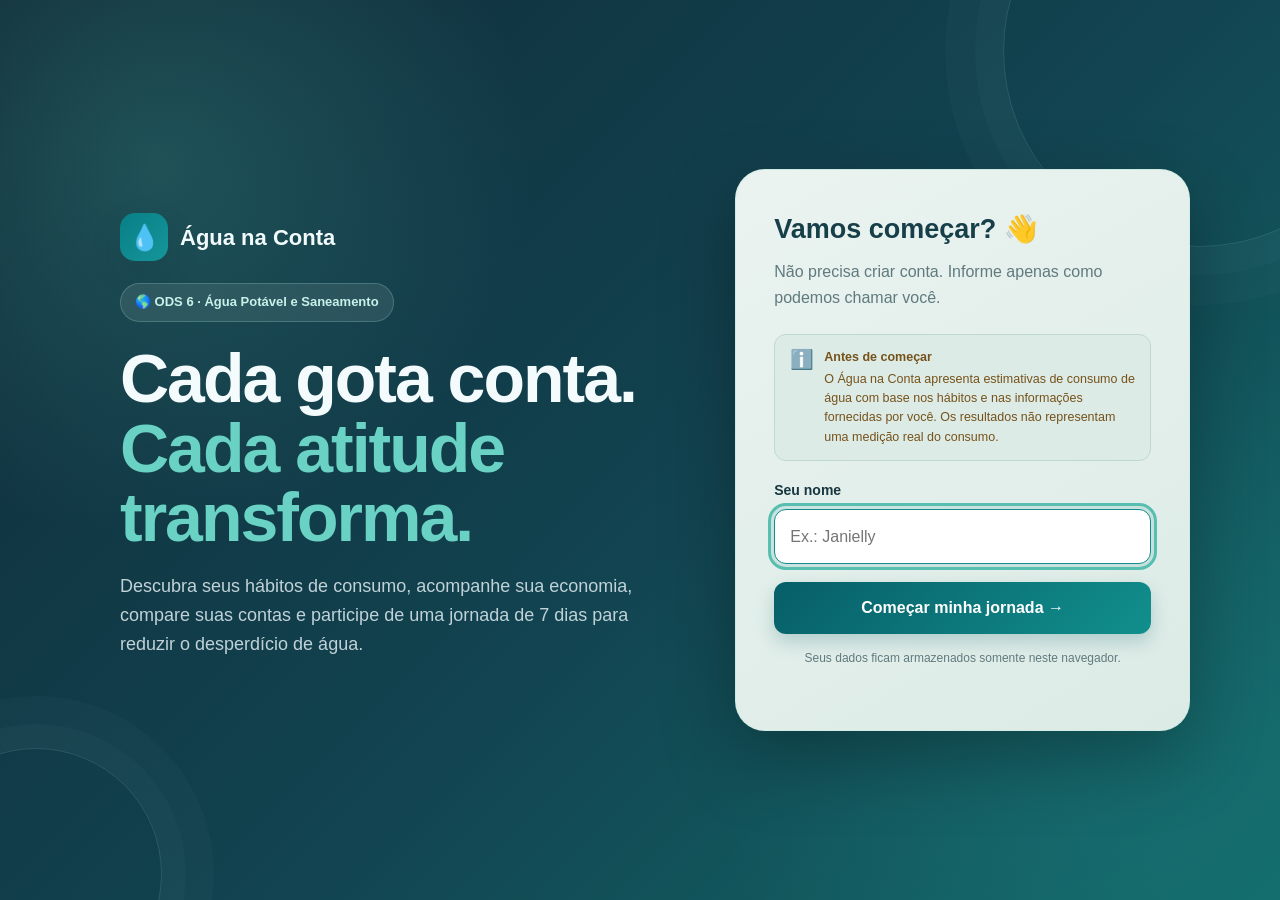
<file: index.html>
<!DOCTYPE html>
<html lang="pt-BR">
<head>
    <meta charset="UTF-8">
    <meta name="viewport" content="width=device-width, initial-scale=1.0">

    <title>Água na Conta | Cada gota conta. Cada atitude transforma.</title>

    <meta
        name="description"
        content="Água na Conta — plataforma educativa para acompanhar consumo, economia de água e impacto ambiental."
    >

    <style>
        :root {
            --primary: #087f8c;
            --primary-dark: #05616c;
            --primary-light: #e5f7f8;

            --secondary: #22a6b3;
            --accent: #42c2b3;

            --success: #16855b;
            --success-light: #e8f8f0;

            --warning: #c98216;
            --warning-light: #fff5df;

            --danger: #c94a4a;
            --danger-light: #fff0f0;

            --blue: #3578c5;
            --blue-light: #edf5ff;

            --text: #17323a;
            --text-light: #61767d;

            --background: #f4f9fa;
            --surface: #ffffff;
            --border: #dcebed;

            --shadow-sm: 0 4px 15px rgba(16, 71, 79, 0.06);
            --shadow: 0 12px 35px rgba(16, 71, 79, 0.10);
            --shadow-lg: 0 20px 55px rgba(16, 71, 79, 0.14);

            --radius-sm: 10px;
            --radius: 16px;
            --radius-lg: 24px;

            --sidebar-width: 245px;
        }

        * {
            box-sizing: border-box;
            margin: 0;
            padding: 0;
        }

        html {
            scroll-behavior: smooth;
        }

        body {
            font-family:
                Inter,
                -apple-system,
                BlinkMacSystemFont,
                "Segoe UI",
                Roboto,
                Arial,
                sans-serif;
            background: var(--background);
            color: var(--text);
            line-height: 1.6;
        }

        button,
        input,
        select {
            font: inherit;
        }

        button {
            cursor: pointer;
        }

        a {
            color: inherit;
            text-decoration: none;
        }

        .hidden {
            display: none !important;
        }

        /* =========================================================
           TELA INICIAL
        ========================================================= */

        .welcome-screen {
            min-height: 100vh;
            display: flex;
            align-items: center;
            justify-content: center;
            padding: 30px;
            background:
                radial-gradient(circle at 10% 20%, rgba(66,194,179,.18), transparent 30%),
                radial-gradient(circle at 90% 80%, rgba(34,166,179,.18), transparent 30%),
                linear-gradient(135deg, #eefafb, #f8fcfc);
        }

        .welcome-container {
            width: min(1100px, 100%);
            display: grid;
            grid-template-columns: 1.15fr .85fr;
            gap: 30px;
            align-items: center;
        }

        .welcome-content {
            padding: 30px;
        }

        .brand {
            display: flex;
            align-items: center;
            gap: 12px;
            font-size: 22px;
            font-weight: 800;
            color: var(--primary-dark);
            margin-bottom: 22px;
        }

        .brand-icon {
            width: 48px;
            height: 48px;
            border-radius: 15px;
            display: flex;
            align-items: center;
            justify-content: center;
            background: linear-gradient(135deg, var(--primary), var(--secondary));
            color: white;
            font-size: 25px;
            box-shadow: var(--shadow);
        }

        .welcome-content h1 {
            font-size: clamp(40px, 6vw, 68px);
            line-height: 1.02;
            letter-spacing: -2px;
            margin-bottom: 20px;
        }

        .welcome-content h1 span {
            color: var(--primary);
        }

        .welcome-content > p {
            font-size: 18px;
            color: var(--text-light);
            max-width: 620px;
            margin-bottom: 28px;
        }

        .ods-pill {
            display: inline-flex;
            align-items: center;
            gap: 8px;
            padding: 8px 14px;
            border-radius: 999px;
            background: white;
            color: var(--primary-dark);
            border: 1px solid var(--border);
            font-size: 13px;
            font-weight: 700;
            margin-bottom: 22px;
        }

        .welcome-card {
            background: rgba(255,255,255,.88);
            border: 1px solid rgba(255,255,255,.9);
            box-shadow: var(--shadow-lg);
            border-radius: 30px;
            padding: 38px;
            backdrop-filter: blur(10px);
        }

        .welcome-card h2 {
            margin-bottom: 8px;
            font-size: 27px;
        }

        .welcome-card p {
            color: var(--text-light);
            margin-bottom: 24px;
        }

        .input-group {
            margin-bottom: 18px;
        }

        .input-group label {
            display: block;
            font-size: 14px;
            font-weight: 700;
            margin-bottom: 7px;
        }

        .input-group input,
        .input-group select {
            width: 100%;
            padding: 14px 15px;
            border: 1px solid var(--border);
            border-radius: 12px;
            background: white;
            color: var(--text);
            outline: none;
            transition: .2s;
        }

        .input-group input:focus,
        .input-group select:focus {
            border-color: var(--primary);
            box-shadow: 0 0 0 4px rgba(8,127,140,.10);
        }

        .btn {
            border: 0;
            border-radius: 12px;
            padding: 13px 18px;
            font-weight: 750;
            display: inline-flex;
            align-items: center;
            justify-content: center;
            gap: 8px;
            transition: .2s;
        }

        .btn:hover {
            transform: translateY(-1px);
        }

        .btn-primary {
            background: linear-gradient(135deg, var(--primary), var(--secondary));
            color: white;
            box-shadow: 0 8px 20px rgba(8,127,140,.20);
        }

        .btn-secondary {
            background: var(--primary-light);
            color: var(--primary-dark);
        }

        .btn-outline {
            background: white;
            border: 1px solid var(--border);
            color: var(--text);
        }

        .btn-danger {
            background: var(--danger-light);
            color: var(--danger);
        }

        .btn-full {
            width: 100%;
        }

        /* =========================================================
           LAYOUT PRINCIPAL
        ========================================================= */

        .app {
            min-height: 100vh;
        }

        .sidebar {
            width: var(--sidebar-width);
            position: fixed;
            top: 0;
            left: 0;
            bottom: 0;
            background: white;
            border-right: 1px solid var(--border);
            padding: 22px 15px;
            z-index: 100;
            display: flex;
            flex-direction: column;
        }

        .sidebar-brand {
            display: flex;
            align-items: center;
            gap: 10px;
            padding: 8px 10px 24px;
            border-bottom: 1px solid var(--border);
            margin-bottom: 15px;
        }

        .sidebar-brand .brand-icon {
            width: 39px;
            height: 39px;
            font-size: 20px;
            border-radius: 12px;
        }

        .sidebar-brand strong {
            font-size: 17px;
        }

        .sidebar-brand small {
            display: block;
            color: var(--text-light);
            font-size: 11px;
            margin-top: -3px;
        }

        .nav-title {
            font-size: 11px;
            text-transform: uppercase;
            letter-spacing: 1px;
            color: #91a3a8;
            font-weight: 800;
            padding: 10px 12px;
        }

        .nav {
            display: flex;
            flex-direction: column;
            gap: 4px;
        }

        .nav-item {
            width: 100%;
            border: 0;
            background: transparent;
            color: var(--text-light);
            padding: 11px 12px;
            border-radius: 11px;
            display: flex;
            align-items: center;
            gap: 11px;
            text-align: left;
            font-weight: 650;
            transition: .2s;
        }

        .nav-item:hover {
            background: var(--background);
            color: var(--primary-dark);
        }

        .nav-item.active {
            background: var(--primary-light);
            color: var(--primary-dark);
        }

        .nav-icon {
            width: 23px;
            text-align: center;
            font-size: 17px;
        }

        .sidebar-bottom {
            margin-top: auto;
            background: linear-gradient(145deg, #eefafb, #f7fcfc);
            border: 1px solid var(--border);
            border-radius: 15px;
            padding: 14px;
        }

        .sidebar-bottom strong {
            display: block;
            font-size: 13px;
            margin-bottom: 3px;
        }

        .sidebar-bottom p {
            font-size: 12px;
            color: var(--text-light);
        }

        .main {
            margin-left: var(--sidebar-width);
            min-height: 100vh;
        }

        .topbar {
            height: 70px;
            background: rgba(255,255,255,.92);
            border-bottom: 1px solid var(--border);
            display: flex;
            align-items: center;
            justify-content: space-between;
            padding: 0 32px;
            position: sticky;
            top: 0;
            z-index: 90;
            backdrop-filter: blur(12px);
        }

        .mobile-menu {
            display: none;
            border: 0;
            background: var(--primary-light);
            width: 42px;
            height: 42px;
            border-radius: 10px;
            color: var(--primary-dark);
            font-size: 20px;
        }

        .breadcrumb {
            font-size: 13px;
            color: var(--text-light);
        }

        .user-mini {
            display: flex;
            align-items: center;
            gap: 10px;
        }

        .user-avatar {
            width: 38px;
            height: 38px;
            border-radius: 50%;
            background: linear-gradient(135deg, var(--primary), var(--secondary));
            color: white;
            display: flex;
            align-items: center;
            justify-content: center;
            font-weight: 800;
        }

        .user-mini-info strong {
            display: block;
            font-size: 13px;
        }

        .user-mini-info span {
            font-size: 11px;
            color: var(--text-light);
        }

        .content {
            padding: 32px;
            max-width: 1450px;
            margin: auto;
        }

        .page {
            display: none;
            animation: fadeIn .25s ease;
        }

        .page.active {
            display: block;
        }

        @keyframes fadeIn {
            from {
                opacity: 0;
                transform: translateY(5px);
            }
            to {
                opacity: 1;
                transform: translateY(0);
            }
        }

        /* =========================================================
           TÍTULOS
        ========================================================= */

        .page-header {
            margin-bottom: 25px;
        }

        .page-header h1 {
            font-size: 29px;
            letter-spacing: -.5px;
            margin-bottom: 4px;
        }

        .page-header p {
            color: var(--text-light);
            font-size: 14px;
        }

        .welcome-title {
            margin-bottom: 25px;
        }

        .welcome-title h1 {
            font-size: 32px;
            letter-spacing: -.8px;
        }

        .welcome-title p {
            color: var(--text-light);
        }

        /* =========================================================
           CARDS
        ========================================================= */

        .card {
            background: var(--surface);
            border: 1px solid var(--border);
            border-radius: var(--radius);
            box-shadow: var(--shadow-sm);
        }

        .card-header {
            padding: 20px 22px;
            border-bottom: 1px solid var(--border);
            display: flex;
            justify-content: space-between;
            align-items: center;
            gap: 15px;
        }

        .card-header h2,
        .card-header h3 {
            font-size: 17px;
        }

        .card-header p {
            color: var(--text-light);
            font-size: 12px;
        }

        .card-body {
            padding: 22px;
        }

        /* =========================================================
           DASHBOARD
        ========================================================= */

        .dashboard-hero {
            background:
                radial-gradient(circle at 90% 15%, rgba(255,255,255,.25), transparent 30%),
                linear-gradient(135deg, #087f8c, #1ba5a7);
            color: white;
            border-radius: var(--radius-lg);
            padding: 30px;
            margin-bottom: 20px;
            position: relative;
            overflow: hidden;
        }

        .dashboard-hero::after {
            content: "💧";
            position: absolute;
            right: 35px;
            bottom: -35px;
            font-size: 150px;
            opacity: .10;
        }

        .dashboard-hero h1 {
            font-size: 29px;
            margin-bottom: 5px;
        }

        .dashboard-hero p {
            opacity: .87;
            max-width: 650px;
            font-size: 14px;
        }

        .dashboard-hero-row {
            display: flex;
            align-items: flex-end;
            justify-content: space-between;
            gap: 20px;
        }

        .hero-status {
            position: relative;
            z-index: 2;
            background: rgba(255,255,255,.14);
            border: 1px solid rgba(255,255,255,.18);
            padding: 12px 15px;
            border-radius: 12px;
            min-width: 180px;
        }

        .hero-status span {
            display: block;
            font-size: 12px;
            opacity: .8;
        }

        .hero-status strong {
            display: block;
            font-size: 20px;
        }

        .metrics-grid {
            display: grid;
            grid-template-columns: repeat(4, 1fr);
            gap: 15px;
            margin-bottom: 20px;
        }

        .metric-card {
            padding: 19px;
            position: relative;
            overflow: hidden;
        }

        .metric-top {
            display: flex;
            justify-content: space-between;
            align-items: flex-start;
            margin-bottom: 13px;
        }

        .metric-icon {
            width: 38px;
            height: 38px;
            border-radius: 11px;
            display: flex;
            align-items: center;
            justify-content: center;
            font-size: 18px;
        }

        .metric-icon.teal {
            background: var(--primary-light);
        }

        .metric-icon.green {
            background: var(--success-light);
        }

        .metric-icon.blue {
            background: var(--blue-light);
        }

        .metric-icon.orange {
            background: var(--warning-light);
        }

        .metric-label {
            color: var(--text-light);
            font-size: 12px;
            font-weight: 650;
        }

        .metric-value {
            font-size: 25px;
            font-weight: 800;
            letter-spacing: -.5px;
        }

        .metric-description {
            color: var(--text-light);
            font-size: 12.5px;
            margin-top: 2px;
        }

        .dashboard-grid {
            display: grid;
            grid-template-columns: 1.35fr .65fr;
            gap: 20px;
            margin-bottom: 20px;
        }

        .dashboard-grid-2 {
            display: grid;
            grid-template-columns: 1fr 1fr;
            gap: 20px;
        }

        /* =========================================================
           COMPARAÇÃO
        ========================================================= */

        .comparison-layout {
            display: grid;
            grid-template-columns: .9fr 1.1fr;
            gap: 20px;
            align-items: start;
        }

        .form-section {
            margin-bottom: 22px;
        }

        .form-section-title {
            font-size: 13px;
            font-weight: 800;
            text-transform: uppercase;
            letter-spacing: .5px;
            color: var(--primary-dark);
            margin-bottom: 12px;
        }

        .form-grid {
            display: grid;
            grid-template-columns: 1fr 1fr;
            gap: 13px;
        }

        .form-grid-3 {
            display: grid;
            grid-template-columns: 1fr 1fr 1fr;
            gap: 13px;
        }

        .help-text {
            font-size: 12px;
            color: var(--text-light);
            margin-top: 5px;
        }

        .result-empty {
            min-height: 430px;
            display: flex;
            align-items: center;
            justify-content: center;
            text-align: center;
            padding: 30px;
        }

        .empty-icon {
            font-size: 55px;
            margin-bottom: 10px;
        }

        .empty-state h3 {
            margin-bottom: 5px;
        }

        .empty-state p {
            color: var(--text-light);
            font-size: 13px;
            max-width: 330px;
            margin: auto;
        }

        .result-grid {
            display: grid;
            grid-template-columns: repeat(2, 1fr);
            gap: 12px;
            margin-bottom: 15px;
        }

        .result-box {
            border: 1px solid var(--border);
            border-radius: 13px;
            padding: 15px;
            background: #fbfefe;
        }

        .result-box span {
            color: var(--text-light);
            font-size: 12px;
            display: block;
            margin-bottom: 4px;
        }

        .result-box strong {
            font-size: 22px;
            display: block;
        }

        .result-box small {
            color: var(--text-light);
            font-size: 11.5px;
        }

        .result-box.highlight {
            background: var(--success-light);
            border-color: #c7ebd9;
        }

        .result-box.highlight strong {
            color: var(--success);
        }

        .result-box.warning {
            background: var(--warning-light);
            border-color: #f0ddb9;
        }

        .result-box.warning strong {
            color: var(--warning);
        }

        .comparison-visual {
            border: 1px solid var(--border);
            border-radius: 14px;
            padding: 17px;
            margin-bottom: 15px;
        }

        .comparison-visual h4 {
            font-size: 13px;
            margin-bottom: 16px;
        }

        .bar-row {
            margin-bottom: 14px;
        }

        .bar-label {
            display: flex;
            justify-content: space-between;
            gap: 10px;
            font-size: 12px;
            margin-bottom: 5px;
        }

        .bar-track {
            height: 10px;
            background: #edf3f4;
            border-radius: 999px;
            overflow: hidden;
        }

        .bar {
            height: 100%;
            border-radius: inherit;
            transition: width .7s ease;
        }

        .bar.previous {
            background: #9dbbc0;
        }

        .bar.current {
            background: linear-gradient(90deg, var(--primary), var(--accent));
        }

        .level-card {
            padding: 18px;
            border-radius: 14px;
            background: linear-gradient(135deg, #edfafa, #f9ffff);
            border: 1px solid var(--border);
            margin-bottom: 15px;
        }

        .level-card h4 {
            font-size: 12px;
            color: var(--text-light);
            margin-bottom: 3px;
        }

        .level-card strong {
            font-size: 21px;
            color: var(--primary-dark);
        }

        .level-scale {
            display: grid;
            grid-template-columns: repeat(4, 1fr);
            gap: 5px;
            margin-top: 14px;
        }

        .level-item {
            height: 7px;
            border-radius: 999px;
            background: #dce9eb;
        }

        .level-item.active {
            background: var(--primary);
        }

        .level-labels {
            display: grid;
            grid-template-columns: repeat(4, 1fr);
            font-size: 8px;
            color: var(--text-light);
            text-align: center;
            margin-top: 5px;
        }

        .interpretation {
            padding: 16px;
            border-left: 4px solid var(--primary);
            background: var(--primary-light);
            border-radius: 8px;
            font-size: 13px;
            color: var(--text);
        }

        /* =========================================================
           CONSUMO
        ========================================================= */

        .consumption-layout {
            display: grid;
            grid-template-columns: .85fr 1.15fr;
            gap: 20px;
        }

        .consumption-result {
            text-align: center;
            padding: 28px 20px;
            border-bottom: 1px solid var(--border);
        }

        .big-number {
            font-size: 42px;
            font-weight: 850;
            color: var(--primary-dark);
            line-height: 1;
        }

        .big-number-label {
            color: var(--text-light);
            font-size: 12px;
            margin-top: 6px;
        }

        .profile-badge {
            display: inline-flex;
            margin-top: 14px;
            padding: 6px 13px;
            border-radius: 999px;
            font-size: 12px;
            font-weight: 800;
            background: var(--primary-light);
            color: var(--primary-dark);
        }

        .consumption-breakdown {
            padding: 20px;
        }

        .breakdown-item {
            margin-bottom: 18px;
        }

        .breakdown-header {
            display: flex;
            justify-content: space-between;
            font-size: 12px;
            margin-bottom: 6px;
        }

        .breakdown-value {
            font-weight: 800;
        }

        .progress-track {
            height: 9px;
            border-radius: 999px;
            background: #edf3f4;
            overflow: hidden;
        }

        .progress-bar {
            height: 100%;
            border-radius: inherit;
            background: linear-gradient(90deg, var(--primary), var(--accent));
        }

        .saving-box {
            margin-top: 18px;
            padding: 17px;
            border-radius: 13px;
            background: var(--success-light);
            border: 1px solid #ccebdc;
        }

        .saving-box strong {
            display: block;
            color: var(--success);
            font-size: 18px;
        }

        .saving-box span {
            color: var(--text-light);
            font-size: 12px;
        }

        /* =========================================================
           DESAFIO 7 DIAS
        ========================================================= */

        /* --- Resumo da jornada --- */

        .jr-hero {
            background: linear-gradient(135deg, #087f8c, #25a7a1);
            color: white;
            border-radius: 20px;
            padding: 24px 28px;
            margin-bottom: 18px;
        }

        .jr-hero-top {
            display: flex;
            justify-content: space-between;
            align-items: flex-start;
            gap: 20px;
        }

        .jr-hero h2 {
            font-size: 26px;
            line-height: 1.2;
            letter-spacing: -.4px;
        }

        .jr-hero-sub {
            font-size: 15px;
            opacity: .92;
            margin-top: 4px;
        }

        .jr-score {
            text-align: right;
            flex-shrink: 0;
        }

        .jr-score strong {
            display: block;
            font-size: 44px;
            line-height: 1;
            letter-spacing: -1.5px;
        }

        .jr-score span {
            font-size: 13px;
            opacity: .9;
        }

        .jr-level {
            display: flex;
            justify-content: space-between;
            gap: 12px;
            margin: 18px 0 8px;
            font-size: 14px;
        }

        .jr-level strong {
            font-weight: 800;
        }

        .jr-level span {
            opacity: .92;
        }

        .jr-level-bar {
            height: 10px;
            border-radius: 999px;
            background: rgba(255,255,255,.22);
            overflow: hidden;
        }

        .jr-level-bar div {
            height: 100%;
            border-radius: inherit;
            background: white;
            transition: width .5s ease;
        }

        .jr-stats {
            display: flex;
            flex-wrap: wrap;
            gap: 10px 30px;
            margin-top: 18px;
        }

        .jr-stat strong {
            font-size: 22px;
            line-height: 1.2;
            margin-right: 6px;
        }

        .jr-stat span {
            font-size: 14px;
            opacity: .92;
        }

        /* --- Trilha dos 7 dias --- */

        .jr-track-wrap {
            overflow-x: auto;
            margin-bottom: 18px;
            padding-bottom: 4px;
        }

        .jr-track {
            position: relative;
            min-width: 640px;
            display: grid;
            grid-template-columns: repeat(7, 1fr);
            align-items: start;
            padding: 22px 0 16px;
            background: var(--surface);
            border: 1px solid var(--border);
            border-radius: 20px;
        }

        .jr-line {
            position: absolute;
            top: 41px;
            left: calc(100% / 14);
            right: calc(100% / 14);
            height: 6px;
            border-radius: 999px;
            background: var(--primary-light);
        }

        .jr-line div {
            height: 100%;
            border-radius: inherit;
            background: linear-gradient(90deg, var(--secondary), var(--success));
            transition: width .6s ease;
        }

        .jr-day {
            position: relative;
            z-index: 1;
            display: flex;
            flex-direction: column;
            align-items: center;
            gap: 4px;
            padding: 0 6px 6px;
            border: 0;
            border-radius: 14px;
            background: transparent;
            color: var(--text);
            text-align: center;
        }

        .jr-node {
            width: 44px;
            height: 44px;
            margin-bottom: 4px;
            display: flex;
            align-items: center;
            justify-content: center;
            border-radius: 50%;
            border: 3px solid var(--border);
            background: white;
            font-size: 20px;
            font-weight: 800;
            transition: .2s;
        }

        .jr-day:hover .jr-node {
            border-color: var(--accent);
        }

        .jr-day.partial .jr-node {
            border-color: var(--accent);
        }

        .jr-day.done .jr-node {
            background: var(--success);
            border-color: var(--success);
            color: white;
        }

        .jr-day.active .jr-node {
            border-color: var(--primary);
            box-shadow: 0 0 0 5px rgba(8,127,140,.16);
        }

        .jr-day.done.active .jr-node {
            border-color: var(--success);
            box-shadow: 0 0 0 5px rgba(22,133,91,.18);
        }

        .jr-day-label {
            font-size: 14px;
            font-weight: 800;
        }

        .jr-day.active .jr-day-label {
            color: var(--primary-dark);
        }

        .jr-day-name {
            font-size: 13px;
            line-height: 1.25;
            color: var(--text-light);
        }

        .jr-dots {
            display: flex;
            gap: 4px;
            margin-top: 3px;
        }

        .jr-dots i {
            width: 8px;
            height: 8px;
            border-radius: 50%;
            background: var(--border);
        }

        .jr-dots i.on {
            background: var(--success);
        }

        .jr-next {
            margin-top: 2px;
            font-size: 12px;
            font-weight: 800;
            color: var(--primary);
        }

        /* --- Painel do dia --- */

        .day-card {
            scroll-margin-top: 90px;
            background: var(--surface);
            border: 1px solid var(--border);
            border-radius: 20px;
            box-shadow: var(--shadow-sm);
            overflow: hidden;
        }

        .day-head {
            display: flex;
            align-items: center;
            gap: 16px;
            padding: 22px 26px;
            border-bottom: 1px solid var(--border);
            background: linear-gradient(180deg, #f5fbfb, #ffffff);
        }

        .day-emoji {
            width: 56px;
            height: 56px;
            flex-shrink: 0;
            display: flex;
            align-items: center;
            justify-content: center;
            border-radius: 16px;
            background: var(--primary-light);
            font-size: 30px;
        }

        .day-head h2 {
            font-size: 24px;
            line-height: 1.2;
            letter-spacing: -.4px;
        }

        .day-head p {
            color: var(--text-light);
            font-size: 14px;
        }

        .day-score {
            margin-left: auto;
            text-align: right;
        }

        .day-score strong {
            font-size: 28px;
            line-height: 1;
            color: var(--primary-dark);
        }

        .day-score span {
            display: block;
            font-size: 13px;
            color: var(--text-light);
        }

        .day-body {
            display: grid;
            grid-template-columns: minmax(0, 1.6fr) minmax(0, 1fr);
            grid-template-rows: auto 1fr auto;
            grid-template-areas:
                "missions fact"
                "missions quiz"
                "foot foot";
            gap: 18px 22px;
            padding: 22px 26px 26px;
        }

        .day-missions {
            grid-area: missions;
            display: flex;
            flex-direction: column;
            gap: 14px;
        }

        .day-section {
            display: flex;
            justify-content: space-between;
            align-items: baseline;
            font-size: 17px;
        }

        .day-section span {
            font-size: 13px;
            font-weight: 600;
            color: var(--text-light);
        }

        .day-fact {
            grid-area: fact;
            display: flex;
            gap: 12px;
            align-self: start;
            padding: 16px 18px;
            border: 1px solid #d6e6fa;
            border-radius: 14px;
            background: var(--blue-light);
        }

        .day-fact-icon {
            font-size: 22px;
            line-height: 1.3;
        }

        .day-fact strong {
            color: var(--blue);
            font-size: 15px;
        }

        .day-fact p {
            margin-top: 4px;
            font-size: 14.5px;
            line-height: 1.55;
        }

        /* --- Missões --- */

        .ms {
            padding: 18px 20px;
            border: 1px solid var(--border);
            border-radius: 16px;
            background: white;
            transition: background .2s, border-color .2s;
        }

        .ms.done {
            background: var(--success-light);
            border-color: #c7e9d8;
        }

        .ms-top {
            display: flex;
            justify-content: space-between;
            align-items: center;
            gap: 10px;
            margin-bottom: 8px;
        }

        .ms-tag {
            padding: 3px 11px;
            border-radius: 999px;
            font-size: 12.5px;
            font-weight: 800;
        }

        .ms-tag.facil {
            background: var(--success-light);
            color: var(--success);
        }

        .ms-tag.medio {
            background: var(--blue-light);
            color: var(--blue);
        }

        .ms-tag.desafio {
            background: var(--warning-light);
            color: var(--warning);
        }

        .ms.done .ms-tag.facil {
            background: white;
        }

        .ms-pts {
            font-size: 14px;
            font-weight: 800;
            color: var(--success);
        }

        .ms h3 {
            font-size: 17px;
            line-height: 1.3;
        }

        .ms p {
            margin-top: 5px;
            font-size: 14.5px;
            color: var(--text-light);
        }

        .ms p.ms-tip {
            margin-top: 8px;
            font-size: 13.5px;
        }

        .ms-bottom {
            display: flex;
            flex-wrap: wrap;
            align-items: center;
            justify-content: space-between;
            gap: 12px;
            margin-top: 14px;
        }

        .ms-chip {
            display: inline-block;
            padding: 5px 11px;
            border: 0;
            border-radius: 999px;
            background: var(--primary-light);
            color: var(--primary-dark);
            font-size: 13px;
            font-weight: 700;
        }

        button.ms-chip:hover {
            background: var(--primary);
            color: white;
        }

        .ms-actions {
            display: flex;
            align-items: center;
            gap: 10px;
            margin-left: auto;
        }

        .ms-btn {
            min-width: 158px;
            padding: 10px 16px;
            border: 1.5px solid var(--primary);
            border-radius: 12px;
            background: white;
            color: var(--primary-dark);
            font-size: 14px;
            font-weight: 700;
            transition: .2s;
        }

        .ms-btn:hover {
            background: var(--primary);
            color: white;
        }

        .ms-done {
            padding: 10px 16px;
            border-radius: 12px;
            background: var(--success);
            color: white;
            font-size: 14px;
            font-weight: 800;
        }

        .ms-undo {
            padding: 4px 2px;
            border: 0;
            background: none;
            color: var(--text-light);
            font-size: 13px;
            text-decoration: underline;
        }

        .ms-undo:hover {
            color: var(--text);
        }

        .ms-pop {
            animation: msPop .4s ease;
        }

        @keyframes msPop {
            0%   { transform: scale(.85); }
            55%  { transform: scale(1.1); }
            100% { transform: scale(1); }
        }

        /* --- Quiz --- */

        .day-quiz {
            grid-area: quiz;
            padding: 18px 20px;
            border: 1px solid var(--border);
            border-radius: 16px;
            background: #fbfefe;
        }

        .qz-head {
            display: flex;
            justify-content: space-between;
            align-items: center;
            margin-bottom: 8px;
            font-size: 14px;
            font-weight: 800;
            color: var(--primary-dark);
        }

        .qz-head span {
            color: var(--success);
        }

        .day-quiz h3 {
            margin-bottom: 12px;
            font-size: 16.5px;
            line-height: 1.35;
        }

        .qz-options {
            display: grid;
            gap: 9px;
        }

        .qz-opt {
            display: flex;
            align-items: center;
            gap: 12px;
            padding: 12px 14px;
            border: 1.5px solid var(--border);
            border-radius: 12px;
            background: white;
            color: var(--text);
            font-size: 14.5px;
            line-height: 1.4;
            text-align: left;
            transition: .15s;
        }

        .qz-opt:hover:not(:disabled) {
            border-color: var(--primary);
            background: var(--primary-light);
        }

        .qz-opt:disabled {
            cursor: default;
        }

        .qz-letter {
            width: 26px;
            height: 26px;
            flex-shrink: 0;
            display: flex;
            align-items: center;
            justify-content: center;
            border-radius: 50%;
            background: var(--primary-light);
            color: var(--primary-dark);
            font-size: 13px;
            font-weight: 800;
        }

        .qz-opt.correct {
            border-color: var(--success);
            background: var(--success-light);
        }

        .qz-opt.correct .qz-letter {
            background: var(--success);
            color: white;
        }

        .qz-opt.wrong {
            border-color: var(--danger);
            background: var(--danger-light);
        }

        .qz-opt.wrong .qz-letter {
            background: var(--danger);
            color: white;
        }

        .qz-result {
            margin-top: 12px;
            padding: 12px 14px;
            border-radius: 12px;
            font-size: 14px;
            line-height: 1.55;
        }

        .qz-result.ok {
            background: var(--success-light);
            color: #0e5c3f;
        }

        .qz-result.no {
            background: var(--warning-light);
            color: #7a4d08;
        }

        /* --- Rodapé do dia --- */

        .day-foot {
            grid-area: foot;
            display: flex;
            flex-wrap: wrap;
            align-items: center;
            justify-content: space-between;
            gap: 14px;
        }

        .day-bonus {
            display: flex;
            align-items: center;
            gap: 10px;
            padding: 10px 14px;
            border-radius: 12px;
            background: var(--warning-light);
            color: #7a4d08;
            font-size: 14.5px;
            font-weight: 600;
        }

        .day-bonus.earned {
            background: var(--success-light);
            color: #0e5c3f;
            font-weight: 800;
        }

        .day-nav {
            display: flex;
            gap: 10px;
            margin-left: auto;
        }

        .jr-foot {
            display: flex;
            align-items: center;
            justify-content: space-between;
            gap: 20px;
            margin-top: 18px;
        }

        .jr-foot p {
            max-width: 780px;
            font-size: 12.5px;
            color: var(--text-light);
        }

        /* --- Celebração (gotas caindo) --- */

        .drop-layer {
            position: fixed;
            inset: 0;
            z-index: 2000;
            overflow: hidden;
            pointer-events: none;
        }

        .drop {
            position: absolute;
            top: -40px;
            animation: dropFall linear forwards;
        }

        @keyframes dropFall {
            to {
                transform: translateY(115vh) rotate(300deg);
            }
        }

        @media (max-width: 1100px) {
            .day-body {
                grid-template-columns: 1fr;
                grid-template-rows: auto;
                grid-template-areas:
                    "fact"
                    "missions"
                    "quiz"
                    "foot";
            }
        }

        @media (max-width: 650px) {
            .jr-hero {
                padding: 20px;
            }

            .jr-hero h2 {
                font-size: 22px;
            }

            .jr-score strong {
                font-size: 36px;
            }

            .jr-level {
                flex-direction: column;
                gap: 2px;
            }

            .day-head {
                flex-wrap: wrap;
                padding: 18px;
            }

            .day-head h2 {
                font-size: 21px;
            }

            .day-score {
                width: 100%;
                margin-left: 0;
                text-align: left;
            }

            .day-body {
                padding: 18px;
            }

            .ms-actions,
            .day-nav {
                width: 100%;
            }

            .ms-btn,
            .ms-done,
            .day-nav .btn {
                flex: 1;
            }

            .jr-foot {
                flex-direction: column;
                align-items: stretch;
            }
        }

        /* =========================================================
           ACESSIBILIDADE
        ========================================================= */

        :focus-visible {
            outline: 3px solid rgba(8, 127, 140, .55);
            outline-offset: 2px;
        }

        input:focus-visible,
        select:focus-visible {
            outline: none;
        }

        @media (prefers-reduced-motion: reduce) {
            html {
                scroll-behavior: auto;
            }

            *,
            *::before,
            *::after {
                animation-duration: .01ms !important;
                animation-iteration-count: 1 !important;
                transition-duration: .01ms !important;
            }
        }

        /* =========================================================
           HISTÓRICO
        ========================================================= */

        .history-table-wrapper {
            overflow-x: auto;
        }

        .history-table {
            width: 100%;
            border-collapse: collapse;
            min-width: 700px;
        }

        .history-table th {
            text-align: left;
            padding: 12px;
            font-size: 11.5px;
            color: var(--text-light);
            text-transform: uppercase;
            letter-spacing: .4px;
            border-bottom: 1px solid var(--border);
        }

        .history-table td {
            padding: 13px 12px;
            font-size: 12px;
            border-bottom: 1px solid #edf3f4;
        }

        .history-table tr:last-child td {
            border-bottom: 0;
        }

        .level-tag {
            display: inline-flex;
            padding: 4px 8px;
            border-radius: 999px;
            background: var(--success-light);
            color: var(--success);
            font-size: 11px;
            font-weight: 800;
        }

        .delete-history {
            border: 0;
            background: var(--danger-light);
            color: var(--danger);
            width: 28px;
            height: 28px;
            border-radius: 8px;
        }

        .history-empty {
            text-align: center;
            padding: 45px 20px;
            color: var(--text-light);
            font-size: 13px;
        }

        /* =========================================================
           IMPACTO
        ========================================================= */

        .impact-hero {
            background: linear-gradient(135deg, #065d69, #098a91);
            color: white;
            border-radius: 22px;
            padding: 30px;
            margin-bottom: 20px;
        }

        .impact-hero h2 {
            font-size: 27px;
            margin-bottom: 5px;
        }

        .impact-hero p {
            opacity: .84;
            font-size: 13px;
            max-width: 700px;
        }

        .impact-grid {
            display: grid;
            grid-template-columns: repeat(4, 1fr);
            gap: 15px;
            margin-bottom: 20px;
        }

        .impact-card {
            text-align: center;
            padding: 25px 15px;
        }

        .impact-card .icon {
            font-size: 26px;
            margin-bottom: 8px;
        }

        .impact-card strong {
            display: block;
            font-size: 28px;
            color: var(--primary-dark);
        }

        .impact-card span {
            display: block;
            font-size: 12.5px;
            color: var(--text-light);
        }

        .demonstrative {
            margin-top: 15px;
            padding: 11px 13px;
            border-radius: 10px;
            background: var(--warning-light);
            color: #8b5e15;
            font-size: 12px;
        }

        /* =========================================================
           SOBRE
        ========================================================= */

        .about-grid {
            display: grid;
            grid-template-columns: 1fr 1fr;
            gap: 20px;
        }

        .about-card {
            padding: 25px;
        }

        .about-card h2 {
            font-size: 19px;
            margin-bottom: 10px;
        }

        .about-card p {
            color: var(--text-light);
            font-size: 13px;
            margin-bottom: 12px;
        }

        .ods-card {
            background: linear-gradient(135deg, #e8f8f8, #f7ffff);
            border-color: #cbe7e9;
        }

        .ods-number {
            width: 64px;
            height: 64px;
            border-radius: 17px;
            display: flex;
            align-items: center;
            justify-content: center;
            background: #1683a0;
            color: white;
            font-size: 26px;
            font-weight: 900;
            margin-bottom: 15px;
        }

        .feature-list {
            list-style: none;
            display: grid;
            gap: 9px;
        }

        .feature-list li {
            display: flex;
            gap: 8px;
            font-size: 12px;
            color: var(--text-light);
        }

        .feature-list li span {
            color: var(--success);
            font-weight: 900;
        }

        /* =========================================================
           META
        ========================================================= */

        .goal-card {
            padding: 20px;
            background: linear-gradient(135deg, #ffffff, #f3fbfb);
        }

        .goal-top {
            display: flex;
            justify-content: space-between;
            gap: 15px;
            margin-bottom: 12px;
        }

        .goal-top strong {
            font-size: 14px;
        }

        .goal-top span {
            font-size: 12px;
            color: var(--text-light);
        }

        .goal-bar {
            height: 11px;
            border-radius: 999px;
            background: #e9f0f1;
            overflow: hidden;
        }

        .goal-bar div {
            height: 100%;
            background: linear-gradient(90deg, var(--primary), var(--accent));
            border-radius: inherit;
        }

        /* =========================================================
           TOAST
        ========================================================= */

        .toast-container {
            position: fixed;
            right: 22px;
            bottom: 22px;
            z-index: 1000;
            display: flex;
            flex-direction: column;
            gap: 9px;
        }

        .toast {
            min-width: 280px;
            max-width: 380px;
            padding: 14px 16px;
            border-radius: 13px;
            background: #17323a;
            color: white;
            box-shadow: var(--shadow-lg);
            font-size: 12px;
            animation: toastIn .25s ease;
        }

        .toast.success {
            background: var(--success);
        }

        .toast.warning {
            background: var(--warning);
        }

        @keyframes toastIn {
            from {
                opacity: 0;
                transform: translateY(10px);
            }
            to {
                opacity: 1;
                transform: translateY(0);
            }
        }


        /* =========================================================
           INFORMAÇÕES EDUCATIVAS E DESBLOQUEIO PROGRESSIVO
        ========================================================= */

        .estimate-notice {
            display: flex;
            align-items: flex-start;
            gap: 10px;
            margin: 0 0 18px;
            padding: 13px 15px;
            border: 1px solid #f0ddb9;
            border-radius: 12px;
            background: var(--warning-light);
            color: #76521a;
            font-size: 12.5px;
            line-height: 1.55;
        }

        .estimate-notice strong {
            display: block;
            margin-bottom: 2px;
            color: #76521a;
        }

        .estimate-notice .notice-icon {
            flex: 0 0 auto;
            font-size: 19px;
            line-height: 1.3;
        }

        .estimate-card {
            display: grid;
            grid-template-columns: 1fr 1fr;
            gap: 14px;
            margin: 0 0 20px;
            padding: 18px 20px;
            border: 1px solid var(--border);
            border-radius: var(--radius);
            background: white;
            box-shadow: var(--shadow-sm);
        }

        .estimate-card-heading {
            grid-column: 1 / -1;
        }

        .estimate-card-heading h2 {
            font-size: 17px;
            margin-bottom: 3px;
        }

        .estimate-card-heading p {
            color: var(--text-light);
            font-size: 12.5px;
        }

        .estimate-type {
            display: flex;
            align-items: flex-start;
            gap: 11px;
            padding: 13px;
            border-radius: 12px;
            background: #f5fbfb;
            border: 1px solid var(--border);
        }

        .estimate-type.real {
            background: #f2f7ff;
            border-color: #dce8f7;
        }

        .estimate-type-icon {
            display: flex;
            align-items: center;
            justify-content: center;
            flex: 0 0 36px;
            width: 36px;
            height: 36px;
            border-radius: 10px;
            background: var(--primary-light);
            font-size: 18px;
        }

        .estimate-type.real .estimate-type-icon {
            background: #e5efff;
        }

        .estimate-type strong {
            display: block;
            margin-bottom: 3px;
            font-size: 13px;
        }

        .estimate-type p {
            color: var(--text-light);
            font-size: 12px;
            line-height: 1.5;
        }

        .meter-guide {
            margin-top: 22px;
            overflow: hidden;
        }

        .meter-guide-intro {
            padding: 18px 22px 0;
            color: var(--text-light);
            font-size: 13px;
        }

        .meter-guide-grid {
            display: grid;
            grid-template-columns: repeat(2, minmax(0, 1fr));
            gap: 14px;
            padding: 18px 22px 22px;
        }

        .meter-step {
            display: flex;
            gap: 12px;
            padding: 15px;
            border: 1px solid var(--border);
            border-radius: 13px;
            background: #fbfefe;
        }

        .meter-step-number {
            display: flex;
            align-items: center;
            justify-content: center;
            flex: 0 0 30px;
            width: 30px;
            height: 30px;
            border-radius: 50%;
            background: var(--primary-light);
            color: var(--primary-dark);
            font-weight: 850;
            font-size: 13px;
        }

        .meter-step h3 {
            margin: 1px 0 4px;
            font-size: 14px;
        }

        .meter-step p {
            color: var(--text-light);
            font-size: 12.5px;
            line-height: 1.55;
        }

        .meter-illustration {
            margin: 0 22px 20px;
            padding: 16px;
            border: 1px solid #d5e8e9;
            border-radius: 14px;
            background: linear-gradient(135deg, #effafa, #f9fdfd);
        }

        .meter-illustration-layout {
            display: flex;
            align-items: center;
            justify-content: center;
            flex-wrap: wrap;
            gap: 18px;
        }

        .meter-device {
            width: min(100%, 260px);
            padding: 16px;
            border: 7px solid #c7d5d7;
            border-radius: 22px;
            background: #eaf0ed;
            box-shadow: inset 0 0 0 2px white, 0 5px 12px rgba(16,71,79,.08);
        }

        .meter-device-top {
            margin-bottom: 9px;
            color: #52686d;
            text-align: center;
            font-size: 10px;
            font-weight: 800;
            letter-spacing: 1.2px;
        }

        .meter-reading {
            display: flex;
            justify-content: center;
            gap: 3px;
            padding: 10px 7px;
            border: 2px solid #aebbb3;
            border-radius: 7px;
            background: #f8f5df;
            color: #263c32;
            font-family: ui-monospace, SFMono-Regular, Consolas, monospace;
            font-size: 23px;
            font-weight: 800;
            letter-spacing: 2px;
        }

        .meter-reading .decimal {
            color: #c46d27;
        }

        .meter-device-caption {
            margin-top: 7px;
            color: #60746d;
            text-align: center;
            font-size: 10px;
        }

        .meter-legend {
            display: grid;
            gap: 9px;
            max-width: 330px;
            font-size: 12.5px;
        }

        .meter-legend span {
            display: flex;
            align-items: flex-start;
            gap: 8px;
            color: var(--text-light);
        }

        .meter-legend b {
            color: var(--text);
        }

        .meter-legend-dot {
            flex: 0 0 10px;
            width: 10px;
            height: 10px;
            margin-top: 5px;
            border-radius: 50%;
            background: var(--primary);
        }

        .meter-legend-dot.decimal {
            background: #d88737;
        }

        .meter-example {
            margin: 0 22px 22px;
            padding: 15px 17px;
            border-left: 4px solid var(--success);
            border-radius: 9px;
            background: var(--success-light);
            font-size: 12.5px;
        }

        .meter-example strong {
            display: block;
            margin-bottom: 4px;
            color: var(--success);
        }

        .jr-day.locked {
            cursor: not-allowed;
            opacity: .58;
        }

        .jr-day.locked:hover .jr-node {
            border-color: var(--border);
        }

        .jr-day.locked .jr-node {
            background: #f1f5f5;
            color: #71858a;
            border-style: dashed;
        }

        .jr-day.locked .jr-day-label {
            color: var(--text-light);
        }

        .jr-locked-panel {
            min-height: 280px;
            display: flex;
            flex-direction: column;
            align-items: center;
            justify-content: center;
            padding: 35px 24px;
            text-align: center;
            background: #fbfefe;
        }

        .jr-locked-icon {
            display: flex;
            align-items: center;
            justify-content: center;
            width: 66px;
            height: 66px;
            margin-bottom: 13px;
            border-radius: 20px;
            background: var(--warning-light);
            font-size: 30px;
        }

        .jr-locked-panel h2 {
            margin-bottom: 7px;
            font-size: 21px;
        }

        .jr-locked-panel p {
            max-width: 480px;
            color: var(--text-light);
            font-size: 13.5px;
        }

        .jr-unlock-time {
            margin-top: 13px;
            padding: 9px 13px;
            border-radius: 10px;
            background: var(--primary-light);
            color: var(--primary-dark);
            font-size: 13px;
            font-weight: 800;
        }

        @media (max-width: 650px) {
            .estimate-card,
            .meter-guide-grid {
                grid-template-columns: 1fr;
            }

            .estimate-card-heading {
                grid-column: auto;
            }

            .meter-guide-intro {
                padding-left: 17px;
                padding-right: 17px;
            }

            .meter-guide-grid {
                padding: 15px 17px 18px;
            }

            .meter-illustration,
            .meter-example {
                margin-left: 17px;
                margin-right: 17px;
            }
        }

        /* =========================================================
           RESPONSIVO
        ========================================================= */

        @media (max-width: 1100px) {
            .metrics-grid {
                grid-template-columns: repeat(2, 1fr);
            }

            .impact-grid {
                grid-template-columns: repeat(2, 1fr);
            }

            .comparison-layout,
            .consumption-layout {
                grid-template-columns: 1fr;
            }
        }

        @media (max-width: 850px) {
            .sidebar {
                transform: translateX(-100%);
                transition: .25s;
                box-shadow: var(--shadow-lg);
            }

            .sidebar.open {
                transform: translateX(0);
            }

            .main {
                margin-left: 0;
            }

            .mobile-menu {
                display: block;
            }

            .topbar {
                padding: 0 18px;
            }

            .content {
                padding: 22px 17px;
            }

            .dashboard-grid,
            .dashboard-grid-2,
            .about-grid {
                grid-template-columns: 1fr;
            }

            .welcome-container {
                grid-template-columns: 1fr;
            }

            .welcome-content {
                text-align: center;
                padding: 10px;
            }

            .welcome-content > p {
                margin-left: auto;
                margin-right: auto;
            }
        }

        @media (max-width: 650px) {
            .metrics-grid {
                grid-template-columns: 1fr 1fr;
                gap: 9px;
            }

            .metric-card {
                padding: 14px;
            }

            .metric-value {
                font-size: 20px;
            }

            .form-grid,
            .form-grid-3,
            .result-grid {
                grid-template-columns: 1fr;
            }

            .dashboard-hero-row {
                display: block;
            }

            .hero-status {
                margin-top: 18px;
            }

            .impact-grid {
                grid-template-columns: 1fr 1fr;
            }

            .page-header h1 {
                font-size: 24px;
            }

            .user-mini-info {
                display: none;
            }

            .welcome-card {
                padding: 25px;
            }

            .welcome-content h1 {
                font-size: 43px;
            }
        }

        @media (max-width: 420px) {
            .metrics-grid,
            .impact-grid {
                grid-template-columns: 1fr;
            }
        }
    

        /* =========================================================
           IDENTIDADE VISUAL PROFISSIONAL — AZUL-PETRÓLEO + VERDE-ÁGUA
           Refinamento visual sem alterar estrutura ou funcionalidades.
        ========================================================= */
        :root {
            --primary: #087f86;
            --primary-dark: #07545d;
            --primary-light: #e4f1f1;
            --secondary: #15969a;
            --accent: #43b6a7;
            --text: #172f3b;
            --text-light: #657984;
            --background: #edf2f4;
            --surface: #ffffff;
            --border: #d8e2e6;
            --shadow-sm: 0 5px 18px rgba(15, 39, 52, .055);
            --shadow: 0 13px 34px rgba(15, 39, 52, .10);
            --shadow-lg: 0 24px 60px rgba(8, 28, 40, .20);
        }

        body { background: #edf2f4; color: #172f3b; }

        .welcome-screen {
            background:
                radial-gradient(circle at 12% 18%, rgba(31, 147, 151, .22), transparent 31%),
                radial-gradient(circle at 88% 82%, rgba(22, 94, 112, .28), transparent 34%),
                linear-gradient(135deg, #0b202d 0%, #103747 54%, #0c4b53 100%);
        }
        .welcome-content { color: #f4fbfc; }
        .welcome-content h1 { color: #f4fbfc; }
        .welcome-content h1 span { color: #69d2c4; }
        .welcome-content > p { color: #c0d2d8; }
        .brand { color: #f2fbfc; }
        .ods-pill {
            background: rgba(255,255,255,.09);
            color: #c8f1e9;
            border-color: rgba(159, 220, 214, .24);
        }
        .welcome-card {
            background: #f9fbfc;
            border: 1px solid rgba(255,255,255,.24);
            box-shadow: 0 28px 75px rgba(0,0,0,.30);
        }

        .sidebar {
            background: #102936;
            border-right: 1px solid #1e3d49;
            color: #eaf3f5;
        }
        .sidebar-brand { border-bottom-color: #294651; }
        .sidebar-brand strong { color: #f4fbfc; }
        .sidebar-brand small { color: #9db4bd; }
        .nav-title { color: #829da7; }
        .nav-item { color: #b7c9cf; }
        .nav-item:hover {
            background: #1b3c48;
            color: #ffffff;
        }
        .nav-item.active {
            background: linear-gradient(100deg, #176b72, #1c8585);
            color: #ffffff;
            box-shadow: inset 3px 0 0 #75d8c8;
        }
        .sidebar-bottom {
            background: linear-gradient(145deg, #173b46, #1b4a50);
            border-color: #315a61;
            color: #f0f8f8;
        }
        .sidebar-bottom p { color: #b6cbd0; }

        .main { background: #edf2f4; }
        .topbar {
            background: rgba(248, 251, 252, .94);
            border-bottom-color: #d7e1e5;
            box-shadow: 0 3px 14px rgba(15,39,52,.035);
        }
        .mobile-menu {
            background: #e1eeee;
            color: #07545d;
        }
        .dashboard-hero {
            background:
                radial-gradient(circle at 88% 12%, rgba(100, 211, 194, .20), transparent 32%),
                linear-gradient(120deg, #102d3a 0%, #124b56 58%, #087c7e 100%);
            box-shadow: 0 16px 34px rgba(9, 42, 54, .17);
            border: 1px solid rgba(255,255,255,.08);
        }
        .hero-status {
            background: rgba(5, 25, 35, .30);
            border-color: rgba(207, 244, 238, .20);
            backdrop-filter: blur(8px);
        }
        .card, .estimate-card, .meter-guide {
            border-color: #dce5e8;
            box-shadow: 0 7px 22px rgba(18, 48, 60, .055);
        }
        .card:hover, .estimate-card:hover {
            box-shadow: 0 12px 28px rgba(18, 48, 60, .085);
        }
        .btn-primary {
            background: linear-gradient(135deg, #075e68, #118f8d);
            box-shadow: 0 8px 18px rgba(7, 94, 104, .22);
        }
        .btn-primary:hover { filter: brightness(1.08); }
        .btn-secondary {
            background: #e3f0ef;
            color: #07545d;
        }
        .input-group input:focus, .input-group select:focus {
            border-color: #138b8d;
            box-shadow: 0 0 0 4px rgba(19,139,141,.12);
        }
        .estimate-card {
            background: linear-gradient(145deg, #ffffff, #f7fbfb);
        }
        .estimate-type { background: #edf5f5; }
        .estimate-type.real { background: #eef3f8; }
        .page-header h1 { color: #163644; }

        @media (max-width: 900px) {
            .sidebar { box-shadow: 12px 0 35px rgba(0,0,0,.20); }
        }

        /* Refinamento visual: menos branco, mais tons minerais e água */
        :root {
            --background: #e5efed;
            --surface: #f0f6f4;
            --border: #cbdedb;
            --text: #173640;
            --text-light: #607a7e;
            --primary-light: #d7eeea;
        }
        body, .main { background: #e5efed; }
        .topbar { background: rgba(235, 244, 241, .96); border-bottom-color: #cbdedb; }
        .content { background: transparent; }
        .card, .estimate-card, .meter-guide {
            background: linear-gradient(145deg, #f2f7f5, #eaf2ef);
            border-color: #cbdedb;
            box-shadow: 0 8px 22px rgba(17, 61, 66, .07);
        }
        .card-header { border-bottom-color: #d5e4e0; }
        .estimate-card { background: linear-gradient(145deg, #f4f8f6, #e5f0ec); }
        .topbar, .card, .estimate-card, .meter-guide, .sidebar-bottom { backdrop-filter: blur(8px); }
        .welcome-screen {
            position: relative;
            overflow: hidden;
            background:
                radial-gradient(circle at 12% 18%, rgba(85, 195, 177, .22), transparent 28%),
                radial-gradient(circle at 88% 82%, rgba(35, 135, 143, .25), transparent 31%),
                linear-gradient(135deg, #102b38 0%, #124451 55%, #126b69 100%);
        }
        .welcome-screen::before, .welcome-screen::after {
            content: ""; position: absolute; pointer-events: none; border-radius: 50%;
            border: 1px solid rgba(181, 238, 224, .15);
        }
        .welcome-screen::before { width: 390px; height: 390px; right: -115px; top: -145px; box-shadow: 0 0 0 28px rgba(181,238,224,.025), 0 0 0 58px rgba(181,238,224,.02); }
        .welcome-screen::after { width: 250px; height: 250px; left: -90px; bottom: -100px; box-shadow: 0 0 0 24px rgba(181,238,224,.025), 0 0 0 52px rgba(181,238,224,.02); }
        .welcome-container, .welcome-content, .welcome-card { position: relative; z-index: 1; }
        .welcome-card { background: linear-gradient(150deg, #eaf3f0, #dcebe6); color: #173640; border: 1px solid rgba(195,231,220,.55); }
        .welcome-card h2 { color: #173f49; }
        .welcome-card p { color: #607a7e; }
        .welcome-card .estimate-notice { background: #dcebe6; border-color: #bfd9d1; }
        .returning-access { text-align: center; }
        .returning-avatar { width: 66px; height: 66px; margin: 4px auto 14px; border-radius: 22px; display:flex; align-items:center; justify-content:center; background: linear-gradient(140deg,#0c7279,#36b39f); color:#fff; font-size:25px; font-weight:800; box-shadow:0 10px 22px rgba(7,94,104,.2); }
        .returning-kicker { color:#16877f; font-size:10px; letter-spacing:1.6px; font-weight:900; }
        .returning-access h3 { font-size:25px; color:#173f49; margin:5px 0 7px; }
        .returning-access p { margin-bottom:22px; }
        .text-action { display:block; margin:15px auto 0; border:0; background:transparent; color:#147b78; font-size:13px; font-weight:750; padding:8px; }
        .text-action:hover { color:#07545d; text-decoration:underline; }
        .sidebar-return { width:100%; margin-top:12px; border:1px solid #3b666b; background:rgba(7,36,45,.28); color:#d8eeea; border-radius:10px; padding:9px 10px; text-align:left; font-size:12px; font-weight:700; transition:.2s; }
        .sidebar-return:hover { background:#24616a; color:#fff; transform:translateY(-1px); }
        .btn-primary { transition:transform .2s, box-shadow .2s, filter .2s; }
        .btn-primary:hover { transform:translateY(-2px); box-shadow:0 12px 24px rgba(7,94,104,.28); }
        button:focus-visible, a:focus-visible, input:focus-visible, select:focus-visible { outline:3px solid #58bfb0; outline-offset:3px; }
        @media (max-width: 650px) {
            .welcome-screen { padding:18px; }
            .welcome-content { padding:14px 8px; }
            .welcome-card { padding:25px 22px; }
            .welcome-content h1 { font-size:clamp(36px, 11vw, 52px); }
        }

    </style>
</head>

<body>

<!-- =============================================================
     TELA DE BOAS-VINDAS
============================================================= -->

<div id="welcomeScreen" class="welcome-screen">

    <div class="welcome-container">

        <div class="welcome-content">

            <div class="brand">
                <div class="brand-icon">💧</div>
                Água na Conta
            </div>

            <div class="ods-pill">
                🌎 ODS 6 · Água Potável e Saneamento
            </div>

            <h1>
                Cada gota conta.<br>
                <span>Cada atitude transforma.</span>
            </h1>

            <p>
                Descubra seus hábitos de consumo, acompanhe sua economia,
                compare suas contas e participe de uma jornada de 7 dias
                para reduzir o desperdício de água.
            </p>

        </div>

        <div class="welcome-card">

            <h2>Vamos começar? 👋</h2>

            <p>
                Não precisa criar conta. Informe apenas como podemos
                chamar você.
            </p>

            <div class="estimate-notice" role="note">
                <span class="notice-icon" aria-hidden="true">ℹ️</span>
                <div>
                    <strong>Antes de começar</strong>
                    O Água na Conta apresenta estimativas de consumo de água com base nos hábitos e nas informações fornecidas por você. Os resultados não representam uma medição real do consumo.
                </div>
            </div>

            <div id="returningAccess" class="returning-access hidden" aria-live="polite">
                <div class="returning-avatar" id="returningAvatar">💧</div>
                <span class="returning-kicker">QUE BOM TER VOCÊ DE VOLTA</span>
                <h3 id="returningGreeting">Olá novamente!</h3>
                <p>Seu progresso continua salvo neste navegador. Entre para continuar de onde parou.</p>
                <button type="button" class="btn btn-primary btn-full" onclick="enterSavedPlatform()">
                    Entrar na minha jornada <span aria-hidden="true">→</span>
                </button>
                <button type="button" class="text-action" onclick="showNameForm()">Não sou essa pessoa / trocar nome</button>
            </div>

            <form
                id="welcomeForm"
                onsubmit="event.preventDefault(); startPlatform();"
                novalidate
            >

                <div class="input-group">

                    <label for="userName">
                        Seu nome
                    </label>

                    <input
                        id="userName"
                        type="text"
                        maxlength="40"
                        placeholder="Ex.: Janielly"
                        autocomplete="name"
                        enterkeyhint="go"
                        autofocus
                    >

                </div>

                <button
                    type="submit"
                    class="btn btn-primary btn-full"
                >
                    Começar minha jornada →
                </button>

            </form>

            <p style="font-size:12px;margin-top:15px;text-align:center;">
                Seus dados ficam armazenados somente neste navegador.
            </p>

        </div>

    </div>

</div>


<!-- =============================================================
     APLICAÇÃO
============================================================= -->

<div id="app" class="app hidden">

    <!-- SIDEBAR -->

    <aside id="sidebar" class="sidebar">

        <div class="sidebar-brand">

            <div class="brand-icon">
                💧
            </div>

            <div>
                <strong>Água na Conta</strong>
                <small>ODS 6 · Extensão</small>
            </div>

        </div>

        <div class="nav-title">
            Principal
        </div>

        <nav class="nav">

            <button
                class="nav-item active"
                data-page="dashboard"
                onclick="navigate('dashboard')"
            >
                <span class="nav-icon">📊</span>
                Dashboard
            </button>

            <button
                class="nav-item"
                data-page="consumo"
                onclick="navigate('consumo')"
            >
                <span class="nav-icon">💧</span>
                Meu Consumo
            </button>

            <button
                class="nav-item"
                data-page="conta"
                onclick="navigate('conta')"
            >
                <span class="nav-icon">💰</span>
                Minha Economia
            </button>

            <button
                class="nav-item"
                data-page="desafio"
                onclick="navigate('desafio')"
            >
                <span class="nav-icon">🏆</span>
                Desafio 7 Dias
            </button>

            <button
                class="nav-item"
                data-page="impacto"
                onclick="navigate('impacto')"
            >
                <span class="nav-icon">🌎</span>
                Impacto
            </button>

        </nav>

        <div class="nav-title">
            Projeto
        </div>

        <nav class="nav">

            <button
                class="nav-item"
                data-page="sobre"
                onclick="navigate('sobre')"
            >
                <span class="nav-icon">ℹ️</span>
                Sobre o projeto
            </button>

        </nav>

        <div class="sidebar-bottom">

            <strong>🌱 Pequenas atitudes</strong>

            <p>
                ajudam a construir um futuro mais sustentável.
            </p>
            <button type="button" class="sidebar-return" onclick="returnToWelcome()">
                <span aria-hidden="true">↩</span> Voltar à tela inicial
            </button>

        </div>

    </aside>


    <!-- CONTEÚDO -->

    <main class="main">

        <header class="topbar">

            <button
                class="mobile-menu"
                onclick="toggleSidebar()"
                aria-label="Abrir menu"
            >
                ☰
            </button>

            <div class="breadcrumb" id="breadcrumb">
                Dashboard
            </div>

            <div class="user-mini">

                <div class="user-mini-info">
                    <strong id="topUserName">Usuário</strong>
                    <span>Minha jornada</span>
                </div>

                <div
                    class="user-avatar"
                    id="userAvatar"
                >
                    U
                </div>

            </div>

        </header>


        <div class="content">


            <!-- =================================================
                 DASHBOARD
            ================================================= -->

            <section id="page-dashboard" class="page active">

                <div class="dashboard-hero">

                    <div class="dashboard-hero-row">

                        <div>

                            <h1 id="dashboardGreeting">
                                Olá! 👋
                            </h1>

                            <p>
                                Acompanhe sua evolução e veja como suas
                                escolhas estão ajudando a reduzir o
                                desperdício de água.
                            </p>

                        </div>

                        <div class="hero-status">

                            <span>Seu nível de economia</span>

                            <strong id="dashboardLevel">
                                Ainda não calculado
                            </strong>

                        </div>

                    </div>

                </div>

                <article class="estimate-card" aria-labelledby="estimateCardTitle">
                    <div class="estimate-card-heading">
                        <h2 id="estimateCardTitle">💧 Você sabe como seu consumo é calculado?</h2>
                        <p>O Água na Conta utiliza as informações sobre seus hábitos diários para estimar seu consumo de água.</p>
                    </div>

                    <div class="estimate-type">
                        <span class="estimate-type-icon" aria-hidden="true">📊</span>
                        <div>
                            <strong>Estimativa do Água na Conta</strong>
                            <p>Calculada com base nos hábitos e dados informados pelo usuário.</p>
                        </div>
                    </div>

                    <div class="estimate-type real">
                        <span class="estimate-type-icon" aria-hidden="true">🔢</span>
                        <div>
                            <strong>Medição do hidrômetro</strong>
                            <p>Registra o volume acumulado de água que passa pelo aparelho na residência.</p>
                        </div>
                    </div>
                </article>


                <!-- MÉTRICAS -->

                <div class="metrics-grid">

                    <div class="card metric-card">

                        <div class="metric-top">

                            <div>
                                <div class="metric-label">
                                    Consumo estimado
                                </div>
                                <div
                                    class="metric-value"
                                    id="metricConsumption"
                                >
                                    —
                                </div>
                            </div>

                            <div class="metric-icon teal">
                                💧
                            </div>

                        </div>

                        <div class="metric-description">
                            litros por mês
                        </div>

                    </div>


                    <div class="card metric-card">

                        <div class="metric-top">

                            <div>
                                <div class="metric-label">
                                    Economia acumulada
                                </div>

                                <div
                                    class="metric-value"
                                    id="metricSavings"
                                >
                                    R$ 0,00
                                </div>
                            </div>

                            <div class="metric-icon green">
                                💰
                            </div>

                        </div>

                        <div class="metric-description">
                            comparações registradas
                        </div>

                    </div>


                    <div class="card metric-card">

                        <div class="metric-top">

                            <div>
                                <div class="metric-label">
                                    Última redução
                                </div>

                                <div
                                    class="metric-value"
                                    id="metricReduction"
                                >
                                    —
                                </div>
                            </div>

                            <div class="metric-icon blue">
                                📉
                            </div>

                        </div>

                        <div class="metric-description">
                            em relação à conta anterior
                        </div>

                    </div>


                    <div class="card metric-card">

                        <div class="metric-top">

                            <div>
                                <div class="metric-label">
                                    Desafio
                                </div>

                                <div
                                    class="metric-value"
                                    id="metricChallenge"
                                >
                                    0/7
                                </div>
                            </div>

                            <div class="metric-icon orange">
                                🏆
                            </div>

                        </div>

                        <div class="metric-description">
                            dias do desafio concluídos
                        </div>

                    </div>

                </div>


                <!-- EVOLUÇÃO + META -->

                <div class="dashboard-grid">

                    <div class="card">

                        <div class="card-header">

                            <div>
                                <h2>📈 Evolução das suas contas</h2>
                                <p>
                                    Acompanhe sua evolução financeira
                                </p>
                            </div>

                            <button
                                class="btn btn-secondary"
                                onclick="navigate('conta')"
                            >
                                + Registrar
                            </button>

                        </div>

                        <div class="card-body">

                            <div id="dashboardChart">
                                <!-- preenchido pelo JS -->
                            </div>

                        </div>

                    </div>


                    <div class="card">

                        <div class="card-header">

                            <div>
                                <h2>🎯 Seu próximo objetivo</h2>
                                <p>
                                    Continue sua jornada
                                </p>
                            </div>

                        </div>

                        <div class="card-body">

                            <div class="goal-card">

                                <div class="goal-top">

                                    <strong id="goalTitle">
                                        Complete seu primeiro desafio
                                    </strong>

                                    <span id="goalPercent">
                                        0%
                                    </span>

                                </div>

                                <div class="goal-bar">
                                    <div
                                        id="goalBar"
                                        style="width:0%"
                                    ></div>
                                </div>

                                <p
                                    id="goalDescription"
                                    style="
                                        margin-top:12px;
                                        color:var(--text-light);
                                        font-size:12.5px;
                                    "
                                >
                                    Dê o primeiro passo para começar.
                                </p>

                            </div>

                            <button
                                class="btn btn-primary btn-full"
                                style="margin-top:15px;"
                                onclick="navigate('desafio')"
                            >
                                Ver meus desafios →
                            </button>

                        </div>

                    </div>

                </div>


                <!-- ÚLTIMO RESULTADO + DESAFIO -->

                <div class="dashboard-grid-2">

                    <div class="card">

                        <div class="card-header">

                            <div>
                                <h2>💰 Última comparação</h2>
                                <p>
                                    Resultado mais recente
                                </p>
                            </div>

                        </div>

                        <div
                            class="card-body"
                            id="dashboardLastComparison"
                        >
                            <div class="history-empty">
                                Ainda não há comparação registrada.
                            </div>
                        </div>

                    </div>


                    <div class="card">

                        <div class="card-header">

                            <div>
                                <h2>🏆 Sua jornada</h2>
                                <p>
                                    Desafio de 7 dias
                                </p>
                            </div>

                            <button
                                class="btn btn-secondary"
                                onclick="navigate('desafio')"
                            >
                                Ver
                            </button>

                        </div>

                        <div class="card-body">

                            <div class="goal-card">

                                <div class="goal-top">

                                    <strong>
                                        Progresso
                                    </strong>

                                    <span id="dashboardChallengePercent">
                                        0%
                                    </span>

                                </div>

                                <div class="goal-bar">

                                    <div
                                        id="dashboardChallengeBar"
                                        style="width:0%"
                                    ></div>

                                </div>

                                <p
                                    id="dashboardChallengeText"
                                    style="
                                        margin-top:12px;
                                        color:var(--text-light);
                                        font-size:12.5px;
                                    "
                                >
                                    Você ainda não começou o desafio.
                                </p>

                            </div>

                        </div>

                    </div>

                </div>

            </section>


            <!-- =================================================
                 MEU CONSUMO
            ================================================= -->

            <section id="page-consumo" class="page">

                <div class="page-header">

                    <h1>💧 Meu Consumo</h1>

                    <p>
                        Faça uma estimativa educativa dos seus hábitos
                        de consumo de água.
                    </p>

                </div>


                <div class="consumption-layout">

                    <!-- FORM -->

                    <div class="card">

                        <div class="card-header">

                            <div>
                                <h2>Seus hábitos</h2>
                                <p>
                                    Responda algumas perguntas
                                </p>
                            </div>

                        </div>

                        <div class="card-body">

                            <div class="input-group">

                                <label for="people">
                                    Quantas pessoas moram na residência?
                                </label>

                                <input
                                    id="people"
                                    type="number"
                                    min="1"
                                    max="30"
                                    value="2"
                                >

                            </div>


                            <div class="input-group">

                                <label for="showerMinutes">
                                    Quanto tempo dura aproximadamente
                                    cada banho?
                                </label>

                                <select id="showerMinutes">

                                    <option value="5">
                                        5 minutos
                                    </option>

                                    <option value="8">
                                        8 minutos
                                    </option>

                                    <option value="10" selected>
                                        10 minutos
                                    </option>

                                    <option value="15">
                                        15 minutos
                                    </option>

                                    <option value="20">
                                        20 minutos
                                    </option>

                                    <option value="25">
                                        Mais de 20 minutos
                                    </option>

                                </select>

                            </div>


                            <div class="input-group">

                                <label for="showers">
                                    Quantos banhos por pessoa por dia?
                                </label>

                                <select id="showers">

                                    <option value="1" selected>
                                        1 banho
                                    </option>

                                    <option value="2">
                                        2 banhos
                                    </option>

                                    <option value="3">
                                        3 banhos
                                    </option>

                                </select>

                            </div>


                            <div class="input-group">

                                <label for="washer">
                                    Quantas vezes utiliza a máquina
                                    de lavar por semana?
                                </label>

                                <select id="washer">

                                    <option value="1">
                                        1 vez
                                    </option>

                                    <option value="2">
                                        2 vezes
                                    </option>

                                    <option value="3" selected>
                                        3 vezes
                                    </option>

                                    <option value="4">
                                        4 vezes
                                    </option>

                                    <option value="5">
                                        5 ou mais
                                    </option>

                                </select>

                            </div>


                            <div class="input-group">

                                <label for="tap">
                                    Você fecha a torneira ao escovar
                                    os dentes?
                                </label>

                                <select id="tap">

                                    <option value="sim" selected>
                                        Sim
                                    </option>

                                    <option value="nao">
                                        Não
                                    </option>

                                </select>

                            </div>


                            <button
                                class="btn btn-primary btn-full"
                                onclick="calculateConsumption()"
                            >
                                💧 Calcular meu consumo
                            </button>

                            <p class="help-text">
                                * Esta é uma estimativa educativa e não
                                substitui a medição oficial da concessionária.
                            </p>

                        </div>

                    </div>


                    <!-- RESULTADO -->

                    <div class="card">

                        <div class="consumption-result">

                            <div class="big-number" id="consumptionTotal">
                                —
                            </div>

                            <div class="big-number-label">
                                litros estimados por mês
                            </div>

                            <div
                                class="profile-badge"
                                id="consumptionProfile"
                            >
                                Faça o cálculo
                            </div>

                        </div>


                        <div
                            class="consumption-breakdown"
                            id="consumptionBreakdown"
                        >

                            <div class="history-empty">
                                Preencha os dados ao lado para
                                visualizar sua estimativa.
                            </div>

                        </div>

                    </div>

                </div>

                <section class="card meter-guide" aria-labelledby="meterGuideTitle">
                    <div class="card-header">
                        <div>
                            <h2 id="meterGuideTitle">🔎 Aprenda a ler seu hidrômetro</h2>
                            <p>Entenda como acompanhar o consumo real da sua residência</p>
                        </div>
                    </div>

                    <p class="meter-guide-intro">
                        O hidrômetro é o aparelho instalado na entrada de água do imóvel. Ele registra o volume que passa pela tubulação e ajuda a concessionária e o morador a acompanhar o consumo.
                    </p>

                    <div class="meter-illustration">
                        <div class="meter-illustration-layout">
                            <div class="meter-device" role="img" aria-label="Ilustração educativa de um hidrômetro com números pretos e casas decimais vermelhas">
                                <div class="meter-device-top">HIDRÔMETRO • m³</div>
                                <div class="meter-reading">
                                    <span>0</span><span>1</span><span>2</span><span>3</span><span class="decimal">4</span><span class="decimal">5</span>
                                </div>
                                <div class="meter-device-caption">Ilustração demonstrativa — não representa uma leitura real</div>
                            </div>
                            <div class="meter-legend">
                                <span><i class="meter-legend-dot"></i><span><b>Números pretos:</b> normalmente indicam os metros cúbicos (m³) consumidos.</span></span>
                                <span><i class="meter-legend-dot decimal"></i><span><b>Números vermelhos:</b> geralmente representam frações do metro cúbico, conforme o modelo do aparelho.</span></span>
                            </div>
                        </div>
                    </div>

                    <div class="meter-guide-grid">
                        <article class="meter-step">
                            <span class="meter-step-number">1</span>
                            <div>
                                <h3>O que é e para que serve?</h3>
                                <p>É o aparelho que mede o volume de água que entra no imóvel. A leitura ajuda a acompanhar o consumo e verificar possíveis aumentos.</p>
                            </div>
                        </article>

                        <article class="meter-step">
                            <span class="meter-step-number">2</span>
                            <div>
                                <h3>Como identificar os números?</h3>
                                <p>Observe o visor. Em muitos modelos, os números pretos mostram os m³ inteiros e os vermelhos indicam partes menores. Confira a orientação do fabricante ou da concessionária para o seu modelo.</p>
                            </div>
                        </article>

                        <article class="meter-step">
                            <span class="meter-step-number">3</span>
                            <div>
                                <h3>Como fazer a leitura?</h3>
                                <p>Localize o visor, anote os números indicados e registre a data. Para acompanhar o consumo em m³, utilize a parte inteira indicada no aparelho e mantenha o mesmo padrão nas próximas leituras.</p>
                            </div>
                        </article>

                        <article class="meter-step">
                            <span class="meter-step-number">4</span>
                            <div>
                                <h3>Como comparar duas leituras?</h3>
                                <p>Faça uma nova leitura depois de um período e subtraia a leitura anterior da atual. A diferença indica o volume consumido no intervalo, desde que as duas leituras estejam na mesma unidade e padrão.</p>
                            </div>
                        </article>
                    </div>

                    <div class="meter-example">
                        <strong>Exemplo simples de comparação</strong>
                        Se a leitura anterior era 0120 m³ e a atual é 0127 m³, a diferença é de 7 m³ no período entre as duas leituras.
                    </div>

                    <p class="meter-guide-intro" style="padding-top:0;padding-bottom:20px;">
                        <strong>Importante:</strong> o Água na Conta não realiza a leitura do hidrômetro nem recebe dados diretamente do aparelho. Esta área é educativa: você mesmo consulta o equipamento e pode usar as informações para acompanhar seu consumo. A estimativa calculada no formulário continua sendo independente dessa medição.
                    </p>
                </section>

            </section>


            <!-- =================================================
                 MINHA ECONOMIA
            ================================================= -->

            <section id="page-conta" class="page">

                <div class="page-header">

                    <h1>💰 Minha Economia</h1>

                    <p>
                        Compare suas contas e acompanhe sua evolução
                        financeira e de consumo.
                    </p>

                </div>


                <div class="comparison-layout">

                    <!-- FORMULÁRIO -->

                    <div class="card">

                        <div class="card-header">

                            <div>
                                <h2>Nova comparação</h2>
                                <p>
                                    Informe os dados das duas contas
                                </p>
                            </div>

                        </div>

                        <div class="card-body">

                            <div class="form-section">

                                <div class="form-section-title">
                                    📅 Período
                                </div>

                                <div class="form-grid">

                                    <div class="input-group">

                                        <label for="previousMonth">
                                            Conta anterior
                                        </label>

                                        <input
                                            id="previousMonth"
                                            type="month"
                                        >

                                    </div>

                                    <div class="input-group">

                                        <label for="currentMonth">
                                            Conta atual
                                        </label>

                                        <input
                                            id="currentMonth"
                                            type="month"
                                        >

                                    </div>

                                </div>

                            </div>


                            <div class="form-section">

                                <div class="form-section-title">
                                    💵 Valores das contas
                                </div>

                                <div class="form-grid">

                                    <div class="input-group">

                                        <label for="previousBill">
                                            Valor anterior (R$)
                                        </label>

                                        <input
                                            id="previousBill"
                                            type="number"
                                            min="0"
                                            step="0.01"
                                            placeholder="180,00"
                                        >

                                    </div>

                                    <div class="input-group">

                                        <label for="currentBill">
                                            Valor atual (R$)
                                        </label>

                                        <input
                                            id="currentBill"
                                            type="number"
                                            min="0"
                                            step="0.01"
                                            placeholder="135,00"
                                        >

                                    </div>

                                </div>

                            </div>


                            <div class="form-section">

                                <div class="form-section-title">
                                    💧 Consumo em m³
                                </div>

                                <div class="form-grid">

                                    <div class="input-group">

                                        <label for="previousM3">
                                            Consumo anterior
                                        </label>

                                        <input
                                            id="previousM3"
                                            type="number"
                                            min="0"
                                            step="0.01"
                                            placeholder="18"
                                        >

                                        <div class="help-text">
                                            Opcional — consulte sua conta.
                                        </div>

                                    </div>

                                    <div class="input-group">

                                        <label for="currentM3">
                                            Consumo atual
                                        </label>

                                        <input
                                            id="currentM3"
                                            type="number"
                                            min="0"
                                            step="0.01"
                                            placeholder="14"
                                        >

                                        <div class="help-text">
                                            Opcional — consulte sua conta.
                                        </div>

                                    </div>

                                </div>

                            </div>


                            <button
                                class="btn btn-primary btn-full"
                                onclick="compareBills()"
                            >
                                📊 Analisar minha evolução
                            </button>

                            <p class="help-text">
                                Você pode informar apenas os valores
                                financeiros ou também os m³.
                            </p>

                        </div>

                    </div>


                    <!-- RESULTADO -->

                    <div class="card">

                        <div class="card-header">

                            <div>
                                <h2>📊 Resultado da análise</h2>
                                <p>
                                    Sua evolução
                                </p>
                            </div>

                        </div>

                        <div
                            id="comparisonResult"
                            class="result-empty"
                        >

                            <div class="empty-state">

                                <div class="empty-icon">
                                    📊
                                </div>

                                <h3>
                                    Ainda não há análise
                                </h3>

                                <p>
                                    Informe os dados das suas contas
                                    para descobrir quanto você economizou.
                                </p>

                            </div>

                        </div>

                    </div>

                </div>


                <!-- HISTÓRICO -->

                <div
                    class="card"
                    style="margin-top:20px;"
                >

                    <div class="card-header">

                        <div>
                            <h2>📚 Histórico de comparações</h2>
                            <p>
                                Acompanhe sua evolução ao longo do tempo
                            </p>
                        </div>

                        <button
                            class="btn btn-outline"
                            onclick="clearHistory()"
                        >
                            Limpar histórico
                        </button>

                    </div>

                    <div
                        class="card-body"
                        id="historyContainer"
                    >
                    </div>

                </div>

            </section>


            <!-- =================================================
                 DESAFIO
            ================================================= -->

            <section id="page-desafio" class="page">

                <div class="page-header">

                    <h1>🏆 Desafio 7 Dias</h1>

                    <p>
                        Uma semana de missões práticas, com quiz e
                        pontos, para reduzir o desperdício de água.
                    </p>

                </div>


                <div id="journeyHero" class="jr-hero"></div>

                <div id="journeyTrack" class="jr-track-wrap"></div>

                <article
                    id="dayPanel"
                    class="day-card"
                    aria-label="Missões do dia selecionado"
                ></article>


                <div class="jr-foot">

                    <p>
                        Os litros evitados são estimativas educativas,
                        calculadas com as mesmas premissas da calculadora
                        do app (chuveiro: 9 L por minuto; máquina de lavar:
                        120 L por ciclo) e com valores de referência
                        divulgados por companhias de saneamento, como a
                        Sabesp, e pela Water Footprint Network. O resultado
                        real varia de casa para casa.
                    </p>

                    <button
                        type="button"
                        class="btn btn-outline"
                        onclick="resetJourney()"
                    >
                        Reiniciar desafio
                    </button>

                </div>

            </section>


            <!-- =================================================
                 IMPACTO
            ================================================= -->

            <section id="page-impacto" class="page">

                <div class="page-header">

                    <h1>🌎 Impacto</h1>

                    <p>
                        Transformando pequenas atitudes em resultados.
                    </p>

                </div>


                <div class="impact-hero">

                    <h2>
                        O impacto começa em cada casa. 💧
                    </h2>

                    <p>
                        O objetivo desta plataforma é estimular
                        mudanças de comportamento relacionadas ao
                        consumo consciente de água.
                    </p>

                </div>


                <div class="impact-grid">

                    <div class="card impact-card">

                        <div class="icon">💧</div>

                        <strong id="impactLiters">
                            0 L
                        </strong>

                        <span>
                            água economizada pelos registros
                        </span>

                    </div>


                    <div class="card impact-card">

                        <div class="icon">💰</div>

                        <strong id="impactMoney">
                            R$ 0
                        </strong>

                        <span>
                            economia financeira registrada
                        </span>

                    </div>


                    <div class="card impact-card">

                        <div class="icon">🏆</div>

                        <strong id="impactChallenges">
                            0
                        </strong>

                        <span>
                            dias do desafio concluídos
                        </span>

                    </div>


                    <div class="card impact-card">

                        <div class="icon">📊</div>

                        <strong id="impactComparisons">
                            0
                        </strong>

                        <span>
                            comparações realizadas
                        </span>

                    </div>

                </div>


                <div class="card">

                    <div class="card-header">

                        <div>
                            <h2>🌱 Por que medir?</h2>
                            <p>
                                Acompanhamento gera consciência.
                            </p>
                        </div>

                    </div>

                    <div class="card-body">

                        <p
                            style="
                                font-size:13px;
                                color:var(--text-light);
                                max-width:800px;
                            "
                        >
                            Ao registrar hábitos, comparar contas e
                            acompanhar resultados, o usuário consegue
                            visualizar de forma mais concreta os efeitos
                            de suas escolhas.
                        </p>

                        <div class="demonstrative">

                            ℹ️ Os indicadores coletivos apresentados
                            nesta primeira versão são demonstrativos.
                            Em uma aplicação real, eles seriam alimentados
                            pelos dados efetivamente coletados durante
                            a execução do projeto.

                        </div>

                    </div>

                </div>

            </section>


            <!-- =================================================
                 SOBRE
            ================================================= -->

            <section id="page-sobre" class="page">

                <div class="page-header">

                    <h1>ℹ️ Sobre o projeto</h1>

                    <p>
                        Tecnologia, educação ambiental e ODS.
                    </p>

                </div>


                <div class="about-grid">

                    <div class="card about-card ods-card">

                        <div class="ods-number">
                            6
                        </div>

                        <h2>
                            ODS 6 — Água Potável e Saneamento
                        </h2>

                        <p>
                            O projeto Água na Conta busca utilizar
                            tecnologia para estimular o uso consciente
                            da água e tornar mais visível a relação
                            entre hábitos, consumo e economia.
                        </p>

                    </div>


                    <div class="card about-card">

                        <h2>
                            🎯 Objetivo
                        </h2>

                        <p>
                            Criar uma ferramenta acessível que ajude
                            as pessoas a compreenderem seus hábitos
                            de consumo e acompanharem possíveis
                            reduções ao longo do tempo.
                        </p>

                        <ul class="feature-list">

                            <li>
                                <span>✓</span>
                                Estimativa educativa de consumo
                            </li>

                            <li>
                                <span>✓</span>
                                Comparação de contas
                            </li>

                            <li>
                                <span>✓</span>
                                Acompanhamento de economia
                            </li>

                            <li>
                                <span>✓</span>
                                Desafio de mudança de hábitos
                            </li>

                            <li>
                                <span>✓</span>
                                Visualização de impacto
                            </li>

                        </ul>

                    </div>


                    <div class="card about-card">

                        <h2>
                            💡 Tecnologia
                        </h2>

                        <p>
                            Esta versão utiliza tecnologias web simples,
                            leves e acessíveis.
                        </p>

                        <ul class="feature-list">

                            <li>
                                <span>✓</span>
                                HTML5
                            </li>

                            <li>
                                <span>✓</span>
                                CSS3
                            </li>

                            <li>
                                <span>✓</span>
                                JavaScript
                            </li>

                            <li>
                                <span>✓</span>
                                LocalStorage
                            </li>

                            <li>
                                <span>✓</span>
                                Design responsivo
                            </li>

                        </ul>

                    </div>


                    <div class="card about-card">

                        <h2>
                            🔐 Privacidade
                        </h2>

                        <p>
                            A primeira versão não exige cadastro nem
                            login. Os dados utilizados pela plataforma
                            são armazenados localmente no navegador.
                        </p>

                        <p>
                            Isso reduz a barreira de entrada e facilita
                            a utilização da plataforma em atividades
                            de extensão.
                        </p>

                        <button
                            type="button"
                            class="btn btn-danger"
                            style="margin-top:14px;"
                            onclick="eraseAllData()"
                        >
                            Apagar meus dados e recomeçar
                        </button>

                    </div>

                </div>

            </section>


        </div>

    </main>

</div>


<!-- TOAST -->

<div
    id="toastContainer"
    class="toast-container"
></div>


<script>

    /* =========================================================
       DESAFIO 7 DIAS — CONTEÚDO E PONTUAÇÃO

       Cada dia tem 3 missões (fácil, médio, desafio), um quiz e
       um bônus por concluir as 3 missões.

       Os litros (`liters`) são estimativas educativas: usam as
       mesmas premissas da calculadora (chuveiro 9 L/min; máquina
       120 L/ciclo) e valores de referência divulgados pela Sabesp
       e pela Water Footprint Network. Missões de diagnóstico ou de
       conscientização ficam com liters: 0 e não entram na conta.
    ========================================================= */

    const MISSION_POINTS = {
        facil: 10,
        medio: 20,
        desafio: 30
    };

    const MISSION_LABEL = {
        facil: "Fácil",
        medio: "Médio",
        desafio: "Desafio"
    };

    const QUIZ_POINTS = 10;

    const DAY_BONUS = 25;

    const LEVELS = [
        { name: "Gota",   min: 0   },
        { name: "Riacho", min: 120 },
        { name: "Rio",    min: 300 },
        { name: "Lago",   min: 480 },
        { name: "Oceano", min: 620 }
    ];

    const CHALLENGE_DAYS = [

        {
            emoji: "🚿",
            short: "Banho",
            title: "Banho consciente",
            place: "Banheiro",
            fact:
                "Um banho de 15 minutos com o chuveiro aberto gasta cerca de 135 litros. " +
                "Com 5 minutos e o registro fechado na hora de ensaboar, o gasto cai para uns 45 litros: " +
                "90 litros a menos por banho.",
            missions: [
                {
                    level: "facil",
                    title: "Cronometre seu banho",
                    how: "Use o cronômetro do celular no próximo banho e anote quanto tempo ele dura de verdade.",
                    liters: 0
                },
                {
                    level: "medio",
                    title: "Tire 2 minutos do banho",
                    how: "Compare com o tempo que você anotou e encurte o banho em pelo menos 2 minutos.",
                    liters: 18
                },
                {
                    level: "desafio",
                    title: "Feche o registro ao se ensaboar",
                    how: "Molhe o corpo, feche o registro, ensaboe e passe o shampoo. Abra de novo só para enxaguar.",
                    liters: 27
                }
            ],
            quiz: {
                question: "Quantos litros gasta, mais ou menos, um banho de 15 minutos com o chuveiro sempre aberto?",
                options: [
                    "Cerca de 45 litros",
                    "Cerca de 135 litros",
                    "Cerca de 500 litros"
                ],
                answer: 1,
                explain:
                    "São cerca de 135 litros, segundo a Sabesp. Com 5 minutos e registro fechado " +
                    "ao ensaboar, o gasto cai para uns 45 litros."
            }
        },

        {
            emoji: "🚰",
            short: "Torneira",
            title: "Torneira sob controle",
            place: "Pia do banheiro e da cozinha",
            fact:
                "Escovar os dentes por 5 minutos com a torneira aberta gasta cerca de 12 litros. " +
                "Fechando a torneira enquanto escova e enxaguando com um copo, você economiza mais de 11 litros.",
            missions: [
                {
                    level: "facil",
                    title: "Feche a torneira ao escovar os dentes",
                    how: "Molhe a escova, feche a torneira e use um copo para enxaguar. Vale para todas as escovações do dia.",
                    liters: 5
                },
                {
                    level: "medio",
                    title: "Ensaboe a louça com a torneira fechada",
                    how: "Tire os restos de comida, ensaboe tudo de uma vez e abra a torneira só para enxaguar.",
                    liters: 20
                },
                {
                    level: "desafio",
                    title: "Um dia sem torneira correndo à toa",
                    how: "Até a hora de dormir, feche a torneira sempre que não estiver usando a água: ao ensaboar as mãos, lavar o rosto ou descascar alimentos.",
                    liters: 10
                }
            ],
            quiz: {
                question: "Ao lavar a louça, o que mais economiza água?",
                options: [
                    "Deixar a torneira meio aberta o tempo todo",
                    "Ensaboar tudo com a torneira fechada e abrir só para enxaguar",
                    "Usar somente água quente"
                ],
                answer: 1,
                explain:
                    "Com a torneira fechada durante o ensaboamento, a água não corre à toa. " +
                    "Numa lavagem de 15 minutos com a torneira meio aberta, o gasto passa de 100 litros."
            }
        },

        {
            emoji: "🧺",
            short: "Roupas",
            title: "Lavanderia esperta",
            place: "Área de serviço",
            fact:
                "Uma lavadora de 5 kg gasta cerca de 135 litros por lavagem. " +
                "Cada ciclo que você evita, juntando roupa até encher a máquina, é água que você não gasta.",
            missions: [
                {
                    level: "facil",
                    title: "Espere a máquina encher",
                    how: "Junte as roupas até chegar à capacidade indicada pelo fabricante antes de ligar a máquina.",
                    liters: 120
                },
                {
                    level: "medio",
                    title: "Lave à mão com a torneira fechada",
                    how: "No tanque, deixe as peças de molho no balde, esfregue com a torneira fechada e abra só para enxaguar.",
                    tip: "Sem tanque em casa? Vale fazer o mesmo na pia.",
                    liters: 30
                },
                {
                    level: "desafio",
                    title: "Reaproveite a água da máquina",
                    how: "Guarde a água do enxágue num balde e use para limpar o chão, o banheiro ou dar descarga.",
                    tip: "Nunca use água de reúso para beber, cozinhar ou lavar louça.",
                    liters: 20
                }
            ],
            quiz: {
                question: "Qual é a melhor forma de usar a máquina de lavar roupas?",
                options: [
                    "Ligar sempre que houver poucas peças sujas",
                    "Ligar só com a capacidade cheia indicada pelo fabricante",
                    "Ligar duas vezes por dia, por precaução"
                ],
                answer: 1,
                explain:
                    "Usar a capacidade indicada reduz o número de ciclos, e cada ciclo evitado " +
                    "poupa mais de 100 litros."
            }
        },

        {
            emoji: "🔍",
            short: "Vazamentos",
            title: "Caça-vazamentos",
            place: "Casa toda",
            fact:
                "Uma torneira apenas pingando desperdiça cerca de 46 litros por dia, mais de 1.300 litros por mês. " +
                "E muito vazamento é invisível: fica dentro da caixa acoplada ou da parede.",
            missions: [
                {
                    level: "facil",
                    title: "Faça a ronda das torneiras",
                    how: "Passe por pias, tanque, chuveiro e mangueiras. Alguma pinga ou escorre depois de fechada? Anote onde.",
                    tip: "Achou uma torneira pingando? Trocar a borrachinha costuma resolver.",
                    liters: 0
                },
                {
                    level: "medio",
                    title: "Faça o teste do corante no vaso",
                    how: "Pingue algumas gotas de corante alimentício na caixa acoplada e não dê descarga por 20 a 30 minutos. Se a cor aparecer na bacia, há vazamento.",
                    tip: "Sem caixa acoplada? Observe se escorre água pela bacia sem ninguém usar.",
                    liters: 0
                },
                {
                    level: "desafio",
                    title: "Faça o teste do hidrômetro",
                    how: "Feche todas as torneiras, não use descarga nem máquina e confira se a caixa d’água não está enchendo. Depois observe o hidrômetro: se ele continua marcando consumo, pode haver vazamento.",
                    liters: 0
                }
            ],
            quiz: {
                question: "Quanto uma torneira pingando desperdiça, em média, por dia?",
                options: [
                    "Cerca de 5 litros",
                    "Cerca de 46 litros",
                    "Cerca de 500 litros"
                ],
                answer: 1,
                explain:
                    "A estimativa citada pela Sabesp é de cerca de 46 litros por dia, " +
                    "ou mais de 1.300 litros por mês. Pequenos reparos evitam esse desperdício."
            }
        },

        {
            emoji: "🌿",
            short: "Quintal",
            title: "Quintal e reúso",
            place: "Área externa",
            fact:
                "Lavar a calçada com mangueira por 15 minutos gasta cerca de 279 litros. " +
                "Varrer primeiro resolve quase tudo; se ainda precisar de água, 1 ou 2 baldes costumam bastar.",
            missions: [
                {
                    level: "facil",
                    title: "Regue as plantas na hora certa",
                    how: "Regue no início da manhã ou no fim da tarde, quando o sol está mais fraco e a água evapora menos. Prefira o regador à mangueira.",
                    liters: 0
                },
                {
                    level: "medio",
                    title: "Troque a mangueira pela vassoura",
                    how: "Varra o quintal, a calçada ou a varanda. Se ainda precisar de água, use 1 ou 2 baldes.",
                    liters: 279
                },
                {
                    level: "desafio",
                    title: "Capte e use água da chuva",
                    how: "Deixe um balde em área aberta num dia de chuva e use essa água para limpar o quintal ou regar as plantas.",
                    tip: "Não choveu? Reaproveite a água do enxágue da roupa. Nunca use água de reúso para beber ou cozinhar.",
                    liters: 20
                }
            ],
            quiz: {
                question: "Por que é melhor regar as plantas no início da manhã ou no fim da tarde?",
                options: [
                    "A planta prefere água mais fria",
                    "A água evapora menos e chega mais às raízes",
                    "Assim se gasta mais água e a planta cresce mais"
                ],
                answer: 1,
                explain:
                    "Com o sol mais fraco, a água evapora menos e uma parte maior chega às raízes."
            }
        },

        {
            emoji: "🍽️",
            short: "Água invisível",
            title: "A água que você não vê",
            place: "Alimentação e consumo",
            fact:
                "A maior parte da água que usamos não sai da torneira: está embutida no que consumimos. " +
                "A Water Footprint Network estima mais de 15 mil litros para produzir 1 kg de carne bovina, " +
                "contra cerca de 300 litros para 1 kg de legumes e verduras.",
            missions: [
                {
                    level: "facil",
                    title: "Aproveite as sobras",
                    how: "Planeje uma refeição usando sobras ou alimentos que estão perto de vencer. Comida jogada fora leva junto toda a água usada para produzi-la.",
                    liters: 0
                },
                {
                    level: "medio",
                    title: "Descubra a água escondida",
                    how: "Escolha um alimento ou produto que você usa e pesquise a pegada hídrica dele. Depois, conte o número para alguém.",
                    liters: 0
                },
                {
                    level: "desafio",
                    title: "Faça uma refeição com mais vegetais",
                    how: "Monte uma refeição com mais legumes e verduras e menos carne bovina. Não precisa mudar a dieta toda: uma refeição já conta.",
                    liters: 0
                }
            ],
            quiz: {
                question: "Qual destes alimentos tem a maior “água escondida” na produção de 1 kg?",
                options: [
                    "Carne bovina",
                    "Legumes e verduras",
                    "Todos gastam a mesma quantidade"
                ],
                answer: 0,
                explain:
                    "Segundo a Water Footprint Network, a carne bovina passa de 15 mil litros por kg. " +
                    "Legumes e verduras ficam perto de 300 litros por kg."
            }
        },

        {
            emoji: "🤝",
            short: "Multiplique",
            title: "Multiplique o hábito",
            place: "Família e comunidade",
            fact:
                "As perdas na distribuição de água no Brasil ficam perto de 40%, segundo o Instituto Trata Brasil. " +
                "Cuidar da água em casa importa, e contar o que você aprendeu multiplica o efeito.",
            missions: [
                {
                    level: "facil",
                    title: "Conte para alguém",
                    how: "Compartilhe com uma pessoa da família, um amigo ou um colega uma descoberta desta semana.",
                    liters: 0
                },
                {
                    level: "medio",
                    title: "Deixe um lembrete visível",
                    how: "Cole um bilhete perto da pia ou do chuveiro com a pergunta “Fechou a torneira?”. Lembretes ajudam o hábito a pegar.",
                    liters: 0
                },
                {
                    level: "desafio",
                    title: "Registre sua conta de água",
                    how: "Abra a aba Minha Economia, informe o consumo em m³ da sua última conta e compare com o mês anterior.",
                    link: { label: "Abrir Minha Economia", page: "conta" },
                    liters: 0
                }
            ],
            quiz: {
                question: "O que a ODS 6, da ONU, propõe?",
                options: [
                    "Garantir água potável e saneamento para todos, com gestão sustentável",
                    "Reduzir as emissões de gases do efeito estufa",
                    "Acabar com a fome no mundo"
                ],
                answer: 0,
                explain:
                    "A ODS 6 (Água potável e saneamento) busca garantir a disponibilidade e a gestão " +
                    "sustentável da água e do saneamento para todas as pessoas."
            }
        }

    ];


    function dayMaxPoints(d) {

        return CHALLENGE_DAYS[d].missions.reduce(
            (sum, mission) => sum + MISSION_POINTS[mission.level],
            0
        ) + QUIZ_POINTS + DAY_BONUS;

    }

    const JOURNEY_MAX_POINTS =
        CHALLENGE_DAYS.reduce(
            (sum, day, d) => sum + dayMaxPoints(d),
            0
        );


    function emptyJourney() {

        return {
            tasks: CHALLENGE_DAYS.map(
                day => day.missions.map(() => false)
            ),
            quiz: CHALLENGE_DAYS.map(() => null)
        };

    }

    /*
        Aceita o formato antigo (7 booleans em `challenges`) e o novo
        (`tasks` por missão + `quiz`). No formato antigo, um dia
        concluído vira as 3 missões do dia concluídas.
    */
    function normalizeJourney(saved) {

        const legacy = !Array.isArray(saved.tasks);

        const tasks = CHALLENGE_DAYS.map(
            (day, d) => day.missions.map(
                (mission, m) =>
                    legacy
                        ? saved.challenges?.[d] === true
                        : saved.tasks?.[d]?.[m] === true
            )
        );

        const quiz = CHALLENGE_DAYS.map((day, d) => {

            const value = saved.quiz?.[d];

            return Number.isInteger(value) &&
                value >= 0 &&
                value < day.quiz.options.length
                    ? value
                    : null;

        });

        return { tasks, quiz };

    }

    function isDayComplete(d, s = state) {

        return s.tasks[d].every(Boolean);

    }

    function dayPoints(d, s = state) {

        const day = CHALLENGE_DAYS[d];

        let points = 0;

        day.missions.forEach((mission, m) => {

            if (s.tasks[d][m]) {

                points += MISSION_POINTS[mission.level];

            }

        });

        if (s.quiz[d] === day.quiz.answer) {

            points += QUIZ_POINTS;

        }

        if (isDayComplete(d, s)) {

            points += DAY_BONUS;

        }

        return points;

    }

    /*
        `challenges` (um boolean por dia) e `points` são derivados de
        `tasks` e `quiz`. O dashboard e o impacto continuam lendo
        `state.challenges`, sem precisar saber como o dia é composto.
    */
    function syncJourney(s = state) {

        s.challenges = CHALLENGE_DAYS.map(
            (day, d) => isDayComplete(d, s)
        );

        s.points = CHALLENGE_DAYS.reduce(
            (sum, day, d) => sum + dayPoints(d, s),
            0
        );

    }

    function currentLevel(points) {

        let level = LEVELS[0];

        LEVELS.forEach(item => {

            if (points >= item.min) {

                level = item;

            }

        });

        return level;

    }


    /* =========================================================
       ESTADO DA APLICAÇÃO
    ========================================================= */

    const STORAGE_KEY = "aguaNaContaV2";

    function createDefaultState() {

        const s = {
            name: "",
            consumption: null,
            comparisons: [],
            challenges: [],
            points: 0,
            dayCompletedAt: CHALLENGE_DAYS.map(() => null),
            dayUnlockAt: CHALLENGE_DAYS.map(() => null),
            ...emptyJourney()
        };

        syncJourney(s);

        return s;

    }

    let state = loadState();


    /* =========================================================
       STORAGE
    ========================================================= */

    function loadState() {

        try {

            const saved =
                localStorage.getItem(STORAGE_KEY);

            if (!saved) {

                return createDefaultState();

            }

            const parsed = JSON.parse(saved);

            const s = {
                ...createDefaultState(),
                ...parsed,
                comparisons:
                    Array.isArray(parsed.comparisons)
                        ? parsed.comparisons
                        : [],
                ...normalizeJourney(parsed),
                dayCompletedAt: Array.isArray(parsed.dayCompletedAt)
                    ? CHALLENGE_DAYS.map((day, d) => Number.isFinite(parsed.dayCompletedAt[d]) ? parsed.dayCompletedAt[d] : null)
                    : CHALLENGE_DAYS.map(() => null),
                dayUnlockAt: Array.isArray(parsed.dayUnlockAt)
                    ? CHALLENGE_DAYS.map((day, d) => Number.isFinite(parsed.dayUnlockAt[d]) ? parsed.dayUnlockAt[d] : null)
                    : CHALLENGE_DAYS.map(() => null)
            };

            /* Migração dos progressos antigos: preserva dias já concluídos e
               distribui horários históricos em intervalos de 24 horas. */
            if (!Array.isArray(parsed.dayCompletedAt)) {
                const completedDays = CHALLENGE_DAYS
                    .map((day, d) => isDayComplete(d, s) ? d : -1)
                    .filter(d => d >= 0);
                const now = Date.now();
                completedDays.forEach((d, index) => {
                    const completedAt = now - ((completedDays.length - index) * 24 * 60 * 60 * 1000);
                    s.dayCompletedAt[d] = completedAt;
                    if (d + 1 < CHALLENGE_DAYS.length) {
                        s.dayUnlockAt[d + 1] = completedAt + 24 * 60 * 60 * 1000;
                    }
                });
            }

            syncJourney(s);

            return s;

        } catch (error) {

            console.error(error);

            return createDefaultState();

        }

    }


    function saveState() {

        try {

            localStorage.setItem(
                STORAGE_KEY,
                JSON.stringify(state)
            );

        } catch (error) {

            console.error(
                "Não foi possível salvar os dados:",
                error
            );

        }

    }


    /* =========================================================
       INICIALIZAÇÃO
    ========================================================= */

    document.addEventListener(
        "DOMContentLoaded",
        function() {

            showWelcomeScreen();

            renderChallenges();
            renderHistory();
            updateDashboard();
            updateImpact();
            saveState();

            setDefaultMonths();

        }
    );


    function setDefaultMonths() {

        const now = new Date();

        const monthKey = date =>
            `${date.getFullYear()}-${String(date.getMonth() + 1).padStart(2, "0")}`;

        const current = monthKey(now);

        const previous =
            monthKey(
                new Date(
                    now.getFullYear(),
                    now.getMonth() - 1,
                    1
                )
            );

        const previousInput =
            document.getElementById("previousMonth");

        const currentInput =
            document.getElementById("currentMonth");

        if (previousInput && !previousInput.value) {

            previousInput.value = previous;

        }

        if (currentInput && !currentInput.value) {

            currentInput.value = current;

        }

    }


    /* =========================================================
       INÍCIO
    ========================================================= */

    function showWelcomeScreen() {

        const welcome = document.getElementById("welcomeScreen");
        const app = document.getElementById("app");
        const returning = document.getElementById("returningAccess");
        const form = document.getElementById("welcomeForm");

        if (app) app.classList.add("hidden");
        if (welcome) welcome.classList.remove("hidden");

        if (state.name) {
            returning.classList.remove("hidden");
            form.classList.add("hidden");
            document.getElementById("returningGreeting").textContent = `Olá, ${state.name}!`;
            document.getElementById("returningAvatar").textContent = state.name.charAt(0).toUpperCase();
        } else {
            returning.classList.add("hidden");
            form.classList.remove("hidden");
        }

    }


    function enterSavedPlatform() {

        if (!state.name) {
            showNameForm();
            return;
        }

        showApplication();
        showToast(`Bem-vindo(a) de volta, ${state.name}! 💧`, "success");

    }


    function showNameForm() {

        document.getElementById("returningAccess").classList.add("hidden");
        document.getElementById("welcomeForm").classList.remove("hidden");
        const input = document.getElementById("userName");
        input.value = state.name || "";
        input.focus();

    }


    function returnToWelcome() {

        showWelcomeScreen();
        window.scrollTo({ top: 0, behavior: "smooth" });
        closeSidebar();

    }


    function startPlatform() {

        const input =
            document.getElementById("userName");

        const name =
            input.value.trim();

        if (!name) {

            showToast(
                "Digite seu nome para continuar.",
                "warning"
            );

            input.focus();

            return;

        }

        state.name = name;

        saveState();

        showApplication();

        showToast(
            `Olá, ${name}! Sua jornada começou. 💧`,
            "success"
        );

    }


    function showApplication() {

        document
            .getElementById("welcomeScreen")
            .classList.add("hidden");

        document
            .getElementById("app")
            .classList.remove("hidden");

        updateUserInterface();

        navigate("dashboard");

    }


    function updateUserInterface() {

        const name =
            state.name || "Usuário";

        document
            .getElementById("topUserName")
            .textContent = name;

        document
            .getElementById("userAvatar")
            .textContent =
                name.charAt(0).toUpperCase();

        document
            .getElementById("dashboardGreeting")
            .textContent =
                `Olá, ${name}! 👋`;

    }


    /* =========================================================
       NAVEGAÇÃO
    ========================================================= */

    function navigate(page) {

        document
            .querySelectorAll(".page")
            .forEach(section => {

                section.classList.remove("active");

            });

        const target =
            document.getElementById(
                `page-${page}`
            );

        if (target) {

            target.classList.add("active");

        }


        document
            .querySelectorAll(".nav-item")
            .forEach(item => {

                item.classList.toggle(
                    "active",
                    item.dataset.page === page
                );

            });


        const labels = {

            dashboard: "Dashboard",

            consumo: "Meu Consumo",

            conta: "Minha Economia",

            desafio: "Desafio 7 Dias",

            impacto: "Impacto",

            sobre: "Sobre o projeto"

        };

        document
            .getElementById("breadcrumb")
            .textContent =
                labels[page] || "Água na Conta";


        if (page === "dashboard") {

            updateDashboard();

        }

        if (page === "conta") {

            renderHistory();

        }

        if (page === "desafio") {

            renderChallenges();

        }

        if (page === "impacto") {

            updateImpact();

        }


        const sidebar =
            document.getElementById("sidebar");

        sidebar.classList.remove("open");

        window.scrollTo({
            top: 0,
            behavior: "smooth"
        });

    }


    function toggleSidebar() {

        document
            .getElementById("sidebar")
            .classList.toggle("open");

    }


    /* =========================================================
       CONSUMO
    ========================================================= */

    function calculateConsumption() {

        const people =
            Math.max(
                1,
                Number(
                    document.getElementById("people").value
                ) || 1
            );

        const minutes =
            Number(
                document.getElementById("showerMinutes").value
            ) || 10;

        const showers =
            Number(
                document.getElementById("showers").value
            ) || 1;

        const washer =
            Number(
                document.getElementById("washer").value
            ) || 3;

        const tap =
            document.getElementById("tap").value;


        /*
            Estimativas educativas.
            Os valores não representam medição oficial.
        */

        const shower =
            people *
            minutes *
            showers *
            30 *
            9;


        const washingMachine =
            washer *
            4.33 *
            120;


        const tapWaste =
            tap === "nao"
                ? people * 5 * 30
                : 0;


        const total =
            Math.round(
                shower +
                washingMachine +
                tapWaste
            );


        const potentialSaving =
            Math.round(
                total * 0.20
            );


        let profile;

        if (total < 9000) {

            profile = "Moderado";

        } else if (total < 15000) {

            profile = "Atenção";

        } else {

            profile = "Alto";

        }


        state.consumption = {

            total,

            shower: Math.round(shower),

            washingMachine:
                Math.round(washingMachine),

            tapWaste:
                Math.round(tapWaste),

            potentialSaving,

            profile,

            date: new Date().toISOString()

        };


        saveState();

        renderConsumption();

        updateDashboard();

        showToast(
            "Estimativa atualizada! 💧",
            "success"
        );

    }


    function renderConsumption() {

        if (!state.consumption) {

            return;

        }

        const data =
            state.consumption;


        document
            .getElementById("consumptionTotal")
            .textContent =
                formatNumber(data.total);


        document
            .getElementById("consumptionProfile")
            .textContent =
                data.profile;


        const total =
            Math.max(data.total, 1);


        const showerPercent =
            Math.min(
                100,
                data.shower / total * 100
            );


        const machinePercent =
            Math.min(
                100,
                data.washingMachine / total * 100
            );


        const tapPercent =
            Math.min(
                100,
                data.tapWaste / total * 100
            );


        document
            .getElementById("consumptionBreakdown")
            .innerHTML = `

                <div class="breakdown-item">

                    <div class="breakdown-header">

                        <span>🚿 Banhos</span>

                        <span class="breakdown-value">
                            ${formatNumber(data.shower)} L
                        </span>

                    </div>

                    <div class="progress-track">

                        <div
                            class="progress-bar"
                            style="width:${showerPercent}%"
                        ></div>

                    </div>

                </div>


                <div class="breakdown-item">

                    <div class="breakdown-header">

                        <span>👕 Máquina de lavar</span>

                        <span class="breakdown-value">
                            ${formatNumber(data.washingMachine)} L
                        </span>

                    </div>

                    <div class="progress-track">

                        <div
                            class="progress-bar"
                            style="width:${machinePercent}%"
                        ></div>

                    </div>

                </div>


                <div class="breakdown-item">

                    <div class="breakdown-header">

                        <span>🚰 Torneira</span>

                        <span class="breakdown-value">
                            ${formatNumber(data.tapWaste)} L
                        </span>

                    </div>

                    <div class="progress-track">

                        <div
                            class="progress-bar"
                            style="width:${tapPercent}%"
                        ></div>

                    </div>

                </div>


                <div class="saving-box">

                    <strong>
                        💡 Potencial de economia:
                        ${formatNumber(data.potentialSaving)} L/mês
                    </strong>

                    <span>
                        Estimativa educativa considerando
                        uma redução de aproximadamente 20%.
                    </span>

                </div>

            `;

    }


    /* =========================================================
       COMPARAÇÃO DE CONTAS
    ========================================================= */

    function compareBills() {

        const previous =
            Number(
                document.getElementById("previousBill").value
            );

        const current =
            Number(
                document.getElementById("currentBill").value
            );


        if (
            !previous ||
            previous <= 0 ||
            current < 0
        ) {

            showToast(
                "Informe valores válidos para as duas contas.",
                "warning"
            );

            return;

        }


        const previousM3Input =
            document.getElementById("previousM3").value;

        const currentM3Input =
            document.getElementById("currentM3").value;


        const previousM3 =
            previousM3Input === ""
                ? null
                : Number(previousM3Input);


        const currentM3 =
            currentM3Input === ""
                ? null
                : Number(currentM3Input);


        const previousMonth =
            document.getElementById("previousMonth").value;

        const currentMonth =
            document.getElementById("currentMonth").value;


        const difference =
            previous - current;


        let percentage = 0;

        if (previous > 0) {

            percentage =
                (difference / previous) * 100;

        }


        const isSaving =
            difference > 0;


        const isEqual =
            difference === 0;


        let level = "Sem redução";

        if (isSaving) {

            if (percentage < 10) {

                level = "Baixa";

            } else if (percentage < 20) {

                level = "Média";

            } else if (percentage < 30) {

                level = "Boa";

            } else {

                level = "Excelente";

            }

        }


        let m3Difference = null;
        let litersDifference = null;
        let consumptionPercentage = null;


        if (
            previousM3 !== null &&
            currentM3 !== null &&
            previousM3 > 0 &&
            currentM3 >= 0
        ) {

            m3Difference =
                previousM3 - currentM3;

            litersDifference =
                m3Difference * 1000;

            consumptionPercentage =
                (
                    m3Difference /
                    previousM3
                ) * 100;

        }


        const comparison = {

            id: Date.now(),

            createdAt:
                new Date().toISOString(),

            previousMonth,

            currentMonth,

            previousBill: previous,

            currentBill: current,

            difference,

            percentage,

            isSaving,

            isEqual,

            level,

            previousM3,

            currentM3,

            m3Difference,

            litersDifference,

            consumptionPercentage

        };


        state.comparisons.push(comparison);

        saveState();


        renderComparison(comparison);

        renderHistory();

        updateDashboard();

        updateImpact();


        showToast(
            isSaving
                ? "Comparação registrada com sucesso! 💰"
                : "Comparação registrada.",
            isSaving ? "success" : "warning"
        );

    }


    function renderComparison(data) {

        const result =
            document.getElementById(
                "comparisonResult"
            );


        let financialClass =
            data.isSaving
                ? "highlight"
                : data.isEqual
                    ? ""
                    : "warning";


        let mainMessage = "";


        if (data.isSaving) {

            mainMessage = `
                🌿 <strong>Boa evolução, ${escapeHtml(state.name)}!</strong>
                Sua conta diminuiu
                <strong>${formatCurrency(data.difference)}</strong>,
                representando uma redução de
                <strong>${formatPercent(data.percentage)}</strong>.
            `;

        } else if (data.isEqual) {

            mainMessage = `
                📊 <strong>Sua conta permaneceu igual.</strong>
                O valor registrado nos dois períodos foi
                ${formatCurrency(data.currentBill)}.
            `;

        } else {

            mainMessage = `
                📌 <strong>O valor da conta aumentou.</strong>
                Houve um aumento de
                <strong>${formatCurrency(Math.abs(data.difference))}</strong>.
                Use também o consumo em m³ para entender melhor
                a variação.
            `;

        }


        let consumptionHtml = "";

        if (
            data.previousM3 !== null &&
            data.currentM3 !== null
        ) {

            const consumptionSaving =
                data.m3Difference > 0;


            consumptionHtml = `

                <div class="result-grid">

                    <div class="result-box">

                        <span>Consumo anterior</span>

                        <strong>
                            ${formatM3(data.previousM3)}
                        </strong>

                        <small>
                            ${formatNumber(data.previousM3 * 1000)} L
                        </small>

                    </div>


                    <div class="result-box">

                        <span>Consumo atual</span>

                        <strong>
                            ${formatM3(data.currentM3)}
                        </strong>

                        <small>
                            ${formatNumber(data.currentM3 * 1000)} L
                        </small>

                    </div>


                    <div class="result-box ${
                        consumptionSaving
                            ? "highlight"
                            : data.m3Difference < 0
                                ? "warning"
                                : ""
                    }">

                        <span>
                            ${consumptionSaving
                                ? "Redução de consumo"
                                : data.m3Difference < 0
                                    ? "Aumento de consumo"
                                    : "Variação"
                            }
                        </span>

                        <strong>
                            ${
                                data.m3Difference > 0
                                    ? `-${formatM3(data.m3Difference)}`
                                    : formatM3(Math.abs(data.m3Difference))
                            }
                        </strong>

                        <small>
                            ${
                                data.litersDifference > 0
                                    ? `≈ ${formatNumber(Math.abs(data.litersDifference))} litros`
                                    : data.litersDifference < 0
                                        ? `≈ +${formatNumber(Math.abs(data.litersDifference))} litros`
                                        : "Sem alteração"
                            }
                        </small>

                    </div>


                    <div class="result-box">

                        <span>Variação</span>

                        <strong>
                            ${formatPercent(Math.abs(data.consumptionPercentage))}
                        </strong>

                        <small>
                            ${
                                data.consumptionPercentage > 0
                                    ? "redução"
                                    : data.consumptionPercentage < 0
                                        ? "aumento"
                                        : "sem alteração"
                            }
                        </small>

                    </div>

                </div>

                ${renderConsumptionBars(data)}

            `;

        }


        result.className = "";

        result.style.display = "block";

        result.innerHTML = `

            <div style="padding:22px;">

                <div class="result-grid">

                    <div class="result-box">

                        <span>Conta anterior</span>

                        <strong>
                            ${formatCurrency(data.previousBill)}
                        </strong>

                        <small>
                            ${formatMonth(data.previousMonth)}
                        </small>

                    </div>


                    <div class="result-box">

                        <span>Conta atual</span>

                        <strong>
                            ${formatCurrency(data.currentBill)}
                        </strong>

                        <small>
                            ${formatMonth(data.currentMonth)}
                        </small>

                    </div>


                    <div class="result-box ${financialClass}">

                        <span>
                            ${
                                data.isSaving
                                    ? "Economia"
                                    : data.isEqual
                                        ? "Variação"
                                        : "Aumento"
                            }
                        </span>

                        <strong>
                            ${
                                data.isSaving
                                    ? formatCurrency(data.difference)
                                    : data.isEqual
                                        ? "R$ 0,00"
                                        : `+${formatCurrency(Math.abs(data.difference))}`
                            }
                        </strong>

                        <small>
                            ${
                                data.isSaving
                                    ? `${formatPercent(data.percentage)} de redução`
                                    : data.isEqual
                                        ? "Sem redução"
                                        : `${formatPercent(Math.abs(data.percentage))} de aumento`
                            }
                        </small>

                    </div>


                    <div class="result-box">

                        <span>Nível</span>

                        <strong style="font-size:18px;">
                            ${data.level}
                        </strong>

                        <small>
                            classificação da redução
                        </small>

                    </div>

                </div>


                ${renderFinancialBars(data)}


                ${consumptionHtml}


                ${
                    data.isSaving
                        ? renderLevelCard(data)
                        : ""
                }


                <div class="interpretation">

                    ${mainMessage}

                </div>

            </div>

        `;

    }


    function renderFinancialBars(data) {

        const max =
            Math.max(
                data.previousBill,
                data.currentBill,
                1
            );


        const previousWidth =
            data.previousBill / max * 100;


        const currentWidth =
            data.currentBill / max * 100;


        return `

            <div class="comparison-visual">

                <h4>
                    💵 Comparação financeira
                </h4>

                <div class="bar-row">

                    <div class="bar-label">

                        <span>
                            Conta anterior
                        </span>

                        <strong>
                            ${formatCurrency(data.previousBill)}
                        </strong>

                    </div>

                    <div class="bar-track">

                        <div
                            class="bar previous"
                            style="width:${previousWidth}%"
                        ></div>

                    </div>

                </div>


                <div class="bar-row">

                    <div class="bar-label">

                        <span>
                            Conta atual
                        </span>

                        <strong>
                            ${formatCurrency(data.currentBill)}
                        </strong>

                    </div>

                    <div class="bar-track">

                        <div
                            class="bar current"
                            style="width:${currentWidth}%"
                        ></div>

                    </div>

                </div>

            </div>

        `;

    }


    function renderConsumptionBars(data) {

        const max =
            Math.max(
                data.previousM3,
                data.currentM3,
                1
            );


        const previousWidth =
            data.previousM3 / max * 100;


        const currentWidth =
            data.currentM3 / max * 100;


        return `

            <div class="comparison-visual">

                <h4>
                    💧 Comparação de consumo
                </h4>

                <div class="bar-row">

                    <div class="bar-label">

                        <span>
                            Consumo anterior
                        </span>

                        <strong>
                            ${formatM3(data.previousM3)}
                        </strong>

                    </div>

                    <div class="bar-track">

                        <div
                            class="bar previous"
                            style="width:${previousWidth}%"
                        ></div>

                    </div>

                </div>


                <div class="bar-row">

                    <div class="bar-label">

                        <span>
                            Consumo atual
                        </span>

                        <strong>
                            ${formatM3(data.currentM3)}
                        </strong>

                    </div>

                    <div class="bar-track">

                        <div
                            class="bar current"
                            style="width:${currentWidth}%"
                        ></div>

                    </div>

                </div>

            </div>

        `;

    }


    function renderLevelCard(data) {

        let active = 1;

        if (data.percentage >= 30) {

            active = 4;

        } else if (data.percentage >= 20) {

            active = 3;

        } else if (data.percentage >= 10) {

            active = 2;

        }


        return `

            <div class="level-card">

                <h4>
                    SEU NÍVEL DE ECONOMIA
                </h4>

                <strong>
                    ${data.level}
                </strong>

                <div class="level-scale">

                    ${[1,2,3,4]
                        .map(
                            item =>
                                `<div class="level-item ${
                                    item <= active
                                        ? "active"
                                        : ""
                                }"></div>`
                        )
                        .join("")
                    }

                </div>

                <div class="level-labels">

                    <span>Baixa</span>
                    <span>Média</span>
                    <span>Boa</span>
                    <span>Excelente</span>

                </div>

            </div>

        `;

    }


    /* =========================================================
       HISTÓRICO
    ========================================================= */

    function renderHistory() {

        const container =
            document.getElementById(
                "historyContainer"
            );


        if (!container) {

            return;

        }


        if (!state.comparisons.length) {

            container.innerHTML = `

                <div class="history-empty">

                    📚<br><br>

                    Você ainda não registrou comparações.

                    <br>

                    Registre suas contas para começar
                    a construir seu histórico.

                </div>

            `;

            return;

        }


        const sorted =
            [...state.comparisons]
                .sort(
                    (a,b) =>
                        b.id - a.id
                );


        container.innerHTML = `

            <div class="history-table-wrapper">

                <table class="history-table">

                    <thead>

                        <tr>

                            <th>Período</th>

                            <th>Anterior</th>

                            <th>Atual</th>

                            <th>Resultado</th>

                            <th>Redução</th>

                            <th>Nível</th>

                            <th></th>

                        </tr>

                    </thead>

                    <tbody>

                        ${
                            sorted.map(item => `

                                <tr>

                                    <td>
                                        ${
                                            formatMonth(item.currentMonth)
                                        }
                                    </td>

                                    <td>
                                        ${formatCurrency(item.previousBill)}
                                    </td>

                                    <td>
                                        ${formatCurrency(item.currentBill)}
                                    </td>

                                    <td>

                                        ${
                                            item.difference > 0
                                                ? `<span style="color:var(--success);font-weight:800;">
                                                    -${formatCurrency(item.difference)}
                                                  </span>`
                                                : item.difference < 0
                                                    ? `<span style="color:var(--danger);font-weight:800;">
                                                        +${formatCurrency(Math.abs(item.difference))}
                                                      </span>`
                                                    : "R$ 0,00"
                                        }

                                    </td>

                                    <td>

                                        ${
                                            item.isSaving
                                                ? formatPercent(item.percentage)
                                                : "—"
                                        }

                                    </td>

                                    <td>

                                        ${
                                            item.isSaving
                                                ? `<span class="level-tag">${item.level}</span>`
                                                : `<span class="level-tag" style="background:var(--warning-light);color:var(--warning);">
                                                    Sem redução
                                                  </span>`
                                        }

                                    </td>

                                    <td>

                                        <button
                                            class="delete-history"
                                            onclick="deleteComparison(${item.id})"
                                            aria-label="Excluir comparação"
                                        >
                                            ×
                                        </button>

                                    </td>

                                </tr>

                            `).join("")
                        }

                    </tbody>

                </table>

            </div>

        `;

    }


    function deleteComparison(id) {

        state.comparisons =
            state.comparisons.filter(
                item => item.id !== id
            );

        saveState();

        renderHistory();

        updateDashboard();

        updateImpact();

        showToast(
            "Comparação removida.",
            "warning"
        );

    }


    function clearHistory() {

        if (!state.comparisons.length) {

            showToast(
                "O histórico já está vazio.",
                "warning"
            );

            return;

        }


        const confirmed =
            confirm(
                "Deseja realmente apagar todo o histórico de comparações?"
            );


        if (!confirmed) {

            return;

        }


        state.comparisons = [];

        saveState();

        renderHistory();

        updateDashboard();

        updateImpact();

        showToast(
            "Histórico apagado.",
            "warning"
        );

    }


    /* =========================================================
       DESAFIOS
    ========================================================= */

    let selectedDay = null;
    let unlockRefreshTimer = null;

    const DAY_UNLOCK_DELAY = 24 * 60 * 60 * 1000;

    function isDayUnlocked(d, s = state) {
        if (d === 0) return true;
        const previousCompleted = s.dayCompletedAt?.[d - 1];
        const unlockAt = s.dayUnlockAt?.[d];
        return Number.isFinite(previousCompleted) &&
            Number.isFinite(unlockAt) &&
            Date.now() >= unlockAt;
    }

    function formatUnlockDate(timestamp) {
        return new Date(timestamp).toLocaleString("pt-BR", {
            day: "2-digit",
            month: "2-digit",
            year: "numeric",
            hour: "2-digit",
            minute: "2-digit"
        });
    }

    function scheduleUnlockRefresh() {
        if (unlockRefreshTimer) {
            clearTimeout(unlockRefreshTimer);
            unlockRefreshTimer = null;
        }

        const nextUnlock = state.dayUnlockAt
            .filter(value => Number.isFinite(value) && value > Date.now())
            .sort((a, b) => a - b)[0];

        if (nextUnlock) {
            unlockRefreshTimer = setTimeout(() => {
                renderChallenges();
                updateDashboard();
            }, Math.min(nextUnlock - Date.now() + 50, 2147483000));
        }
    }


    function suggestedDay() {

        const index =
            state.tasks.findIndex(
                (list, d) => !isDayComplete(d) && isDayUnlocked(d)
            );

        if (index !== -1) return index;

        const lockedIncomplete = state.tasks.findIndex(
            (list, d) => !isDayComplete(d)
        );

        return lockedIncomplete === -1
            ? CHALLENGE_DAYS.length - 1
            : Math.max(0, lockedIncomplete - 1);

    }


    function dayMissionsDone(d) {

        return state.tasks[d].filter(Boolean).length;

    }


    function journeyTotals() {

        const days =
            state.challenges.filter(Boolean).length;

        const missions =
            state.tasks.reduce(
                (sum, list) => sum + list.filter(Boolean).length,
                0
            );

        const totalMissions =
            CHALLENGE_DAYS.reduce(
                (sum, day) => sum + day.missions.length,
                0
            );

        let liters = 0;

        CHALLENGE_DAYS.forEach((day, d) => {

            day.missions.forEach((mission, m) => {

                if (state.tasks[d][m]) {

                    liters += mission.liters || 0;

                }

            });

        });

        return { days, missions, totalMissions, liters };

    }


    function renderChallenges(options = {}) {

        const hero =
            document.getElementById("journeyHero");

        const track =
            document.getElementById("journeyTrack");

        const panel =
            document.getElementById("dayPanel");

        if (!hero || !track || !panel) {

            return;

        }

        if (selectedDay === null || !isDayUnlocked(selectedDay)) {
            selectedDay = suggestedDay();
        }

        hero.innerHTML = buildJourneyHero();

        track.innerHTML = buildJourneyTrack();

        panel.innerHTML = buildDayPanel(selectedDay, options);
        scheduleUnlockRefresh();

        /* mantém o dia escolhido visível na trilha (celular) */

        const active =
            track.querySelector(".jr-day.active");

        if (active && track.scrollWidth > track.clientWidth) {

            track.scrollLeft =
                active.offsetLeft -
                (track.clientWidth - active.offsetWidth) / 2;

        }

        /* o botão é recriado a cada render: devolve o foco ao mesmo lugar */

        if (options.focus) {

            const target =
                document.querySelector(
                    `[data-focus="${options.focus}"]`
                );

            if (target) {

                target.focus({ preventScroll: true });

            }

        }

    }


    function buildJourneyHero() {

        const totals = journeyTotals();

        const level = currentLevel(state.points);

        const next = LEVELS[LEVELS.indexOf(level) + 1];

        const percent =
            next
                ? Math.round(
                    (state.points - level.min) /
                    (next.min - level.min) * 100
                )
                : 100;

        const finished =
            totals.days === CHALLENGE_DAYS.length;

        let summary;

        if (finished) {

            summary = "Jornada completa! Você fechou os 7 dias.";

        } else if (totals.missions === 0) {

            summary = "Comece pelo Dia 1: são 3 missões e um quiz.";

        } else {

            summary =
                `Você já fez ${totals.missions} de ${totals.totalMissions} missões. ` +
                `O próximo passo é o Dia ${suggestedDay() + 1}.`;

        }

        const levelHint =
            next
                ? `Faltam ${formatNumber(next.min - state.points)} pontos para ${next.name}`
                : "Nível máximo alcançado";

        return `

            <div class="jr-hero-top">

                <div>

                    <h2>Sua jornada de 7 dias</h2>

                    <p class="jr-hero-sub">${summary}</p>

                </div>

                <div class="jr-score">

                    <strong>${formatNumber(state.points)}</strong>

                    <span>de ${formatNumber(JOURNEY_MAX_POINTS)} pontos</span>

                </div>

            </div>

            <div class="jr-level">

                <strong>Nível ${level.name}</strong>

                <span>${levelHint}</span>

            </div>

            <div
                class="jr-level-bar"
                role="progressbar"
                aria-label="Progresso para o próximo nível"
                aria-valuemin="0"
                aria-valuemax="100"
                aria-valuenow="${percent}"
            >
                <div style="width:${percent}%"></div>
            </div>

            <div class="jr-stats">

                <div class="jr-stat">
                    <strong>${totals.days}/${CHALLENGE_DAYS.length}</strong>
                    <span>dias completos</span>
                </div>

                <div class="jr-stat">
                    <strong>${totals.missions}/${totals.totalMissions}</strong>
                    <span>missões feitas</span>
                </div>

                <div class="jr-stat">
                    <strong>≈ ${formatNumber(totals.liters)} L</strong>
                    <span>evitados (estimativa)</span>
                </div>

            </div>

        `;

    }


    function buildJourneyTrack() {

        const suggested =
            state.tasks.findIndex(
                (list, d) => !isDayComplete(d)
            );

        /* a água da trilha avança conforme as missões de cada dia */

        const segments = CHALLENGE_DAYS.length - 1;

        let filled = 0;

        for (let d = 0; d < segments; d++) {

            filled +=
                dayMissionsDone(d) /
                CHALLENGE_DAYS[d].missions.length;

        }

        const fill = Math.round(filled / segments * 100);

        const nodes =
            CHALLENGE_DAYS
                .map((day, d) => {

                    const done = isDayComplete(d);

                    const unlocked = isDayUnlocked(d);

                    const count = dayMissionsDone(d);

                    const classes = ["jr-day"];

                    if (!unlocked) classes.push("locked");

                    if (done) {

                        classes.push("done");

                    } else if (count > 0) {

                        classes.push("partial");

                    }

                    if (d === selectedDay) {

                        classes.push("active");

                    }

                    const dots =
                        day.missions
                            .map(
                                (mission, m) =>
                                    `<i class="${state.tasks[d][m] ? "on" : ""}"></i>`
                            )
                            .join("");

                    return `

                        <button
                            type="button"
                            class="${classes.join(" ")}"
                            data-focus="day-${d}"
                            onclick="selectDay(${d})"
                            ${!unlocked ? "disabled" : ""}
                            ${d === selectedDay ? 'aria-current="step"' : ""}
                            aria-label="Dia ${d + 1}: ${day.title}. ${!unlocked ? "Bloqueado" : `${count} de ${day.missions.length} missões feitas.`}"
                        >
                            <span class="jr-node">${!unlocked ? "🔒" : done ? "✓" : day.emoji}</span>
                            <span class="jr-day-label">Dia ${d + 1}</span>
                            <span class="jr-day-name">${day.short}</span>
                            <span class="jr-dots">${dots}</span>
                            ${d === suggested ? '<span class="jr-next">Próximo</span>' : ""}
                        </button>

                    `;

                })
                .join("");

        return `

            <div class="jr-track" role="group" aria-label="Escolha o dia">

                <div class="jr-line">
                    <div style="width:${fill}%"></div>
                </div>

                ${nodes}

            </div>

        `;

    }


    function buildDayPanel(d, options) {

        const day = CHALLENGE_DAYS[d];

        if (!isDayUnlocked(d)) {
            const unlockAt = state.dayUnlockAt[d];
            const previousDay = d;
            return `
                <div class="jr-locked-panel" role="status">
                    <div class="jr-locked-icon" aria-hidden="true">🔒</div>
                    <h2>Dia ${d + 1} bloqueado</h2>
                    <p>Continue respeitando o intervalo do desafio. O Dia ${d + 1} será liberado 24 horas após a conclusão do Dia ${previousDay}.</p>
                    ${Number.isFinite(unlockAt)
                        ? `<div class="jr-unlock-time">Liberação prevista: ${formatUnlockDate(unlockAt)}</div>`
                        : `<div class="jr-unlock-time">Conclua o Dia ${previousDay} para iniciar a contagem de 24 horas.</div>`}
                </div>
            `;
        }

        const complete = isDayComplete(d);

        const missions =
            day.missions
                .map((mission, m) => buildMission(d, m, options))
                .join("");

        const previous =
            d > 0
                ? `<button type="button" class="btn btn-outline" onclick="selectDay(${d - 1})">← Dia ${d}</button>`
                : "";

        const next =
            d < CHALLENGE_DAYS.length - 1
                ? `<button type="button" class="btn btn-primary" onclick="selectDay(${d + 1})">Dia ${d + 2} →</button>`
                : `<button type="button" class="btn btn-primary" onclick="navigate('impacto')">Ver meu impacto →</button>`;

        const bonus =
            complete
                ? `Bônus do dia conquistado: +${DAY_BONUS} pontos`
                : `Bônus do dia: +${DAY_BONUS} pontos ao concluir as ${day.missions.length} missões`;

        return `

            <header class="day-head">

                <div class="day-emoji" aria-hidden="true">${day.emoji}</div>

                <div>

                    <h2>Dia ${d + 1}: ${day.title}</h2>

                    <p>${day.place}</p>

                </div>

                <div class="day-score">

                    <strong>${dayPoints(d)}</strong>

                    <span>de ${dayMaxPoints(d)} pontos do dia</span>

                </div>

            </header>

            <div class="day-body">

                <div class="day-fact" role="note">

                    <span class="day-fact-icon" aria-hidden="true">💡</span>

                    <div>

                        <strong>Você sabia?</strong>

                        <p>${day.fact}</p>

                    </div>

                </div>

                <div class="day-missions">

                    <h3 class="day-section">
                        Missões do dia
                        <span>${dayMissionsDone(d)} de ${day.missions.length} feitas</span>
                    </h3>

                    ${missions}

                </div>

                ${buildQuiz(d)}

                <div class="day-foot">

                    <div class="day-bonus ${complete ? "earned" : ""}">

                        <span aria-hidden="true">🎁</span>

                        ${bonus}

                    </div>

                    <div class="day-nav">

                        ${previous}

                        ${next}

                    </div>

                </div>

            </div>

        `;

    }


    function buildMission(d, m, options) {

        const mission = CHALLENGE_DAYS[d].missions[m];

        const done = state.tasks[d][m];

        const key = `m-${d}-${m}`;

        const points = MISSION_POINTS[mission.level];

        const chips = [];

        if (mission.liters > 0) {

            chips.push(
                `<span class="ms-chip">💧 ≈ ${formatNumber(mission.liters)} L evitados</span>`
            );

        }

        if (mission.link) {

            chips.push(
                `<button type="button" class="ms-chip" onclick="navigate('${mission.link.page}')">${mission.link.label} →</button>`
            );

        }

        const actions =
            done
                ? `
                    <span class="ms-done ${options.pop === key ? "ms-pop" : ""}">✓ Feita</span>
                    <button type="button" class="ms-undo" data-focus="${key}" onclick="toggleMission(${d}, ${m})">Desfazer</button>
                `
                : `
                    <button type="button" class="ms-btn" data-focus="${key}" onclick="toggleMission(${d}, ${m})">Marcar como feita</button>
                `;

        return `

            <div class="ms ${done ? "done" : ""}">

                <div class="ms-top">

                    <span class="ms-tag ${mission.level}">${MISSION_LABEL[mission.level]}</span>

                    <span class="ms-pts">+${points} pontos</span>

                </div>

                <h3>${mission.title}</h3>

                <p>${mission.how}</p>

                ${mission.tip ? `<p class="ms-tip">💡 ${mission.tip}</p>` : ""}

                <div class="ms-bottom">

                    <div>${chips.join(" ")}</div>

                    <div class="ms-actions">${actions}</div>

                </div>

            </div>

        `;

    }


    function buildQuiz(d) {

        const quiz = CHALLENGE_DAYS[d].quiz;

        const chosen = state.quiz[d];

        const answered = chosen !== null;

        const letters = ["A", "B", "C", "D"];

        const options =
            quiz.options
                .map((text, i) => {

                    let status = "";

                    if (answered) {

                        if (i === quiz.answer) {

                            status = "correct";

                        } else if (i === chosen) {

                            status = "wrong";

                        }

                    }

                    return `

                        <button
                            type="button"
                            class="qz-opt ${status}"
                            ${answered ? "disabled" : ""}
                            onclick="answerQuiz(${d}, ${i})"
                        >
                            <span class="qz-letter">${letters[i]}</span>
                            <span>${text}</span>
                        </button>

                    `;

                })
                .join("");

        let result = "";

        if (answered) {

            const correct = chosen === quiz.answer;

            result = `

                <div
                    class="qz-result ${correct ? "ok" : "no"}"
                    data-focus="quiz-result"
                    tabindex="-1"
                    role="status"
                >
                    <strong>${correct ? `Certo! +${QUIZ_POINTS} pontos.` : "Quase!"}</strong>
                    ${quiz.explain}
                </div>

            `;

        }

        return `

            <section class="day-quiz">

                <div class="qz-head">

                    Quiz do dia

                    <span>+${QUIZ_POINTS} pontos</span>

                </div>

                <h3>${quiz.question}</h3>

                <div class="qz-options">${options}</div>

                ${result}

            </section>

        `;

    }


    function selectDay(d) {

        if (!isDayUnlocked(d)) {
            showToast("Este dia ainda está bloqueado. Aguarde a liberação após 24 horas.", "warning");
            return;
        }

        selectedDay = d;

        renderChallenges({ focus: `day-${d}` });

        const panel = document.getElementById("dayPanel");

        if (
            panel &&
            panel.getBoundingClientRect().top >
                window.innerHeight * 0.65
        ) {

            panel.scrollIntoView({
                behavior: "smooth",
                block: "start"
            });

        }

    }


    function announceLevelUp(before) {

        const after = currentLevel(state.points);

        if (LEVELS.indexOf(after) > LEVELS.indexOf(before)) {

            showToast(
                `Novo nível: ${after.name}! 🎉`,
                "success"
            );

        }

    }


    function toggleMission(d, m) {

        if (!isDayUnlocked(d)) {
            showToast("Este dia ainda está bloqueado.", "warning");
            return;
        }

        if (state.dayCompletedAt[d] && state.tasks[d][m]) {
            showToast("Este dia já foi concluído. As missões finalizadas ficam preservadas para manter sua sequência.", "warning");
            return;
        }

        const levelBefore = currentLevel(state.points);

        const wasComplete = isDayComplete(d);

        const nowDone = !state.tasks[d][m];

        state.tasks[d][m] = nowDone;

        syncJourney();

        if (!wasComplete && isDayComplete(d)) {
            const completedAt = Date.now();
            state.dayCompletedAt[d] = completedAt;

            if (d + 1 < CHALLENGE_DAYS.length) {
                state.dayUnlockAt[d + 1] = completedAt + DAY_UNLOCK_DELAY;
            }
        }

        saveState();

        renderChallenges({
            focus: `m-${d}-${m}`,
            pop: `m-${d}-${m}`
        });

        updateDashboard();

        updateImpact();

        if (!nowDone) {

            showToast("Missão desfeita.");

            return;

        }

        const points =
            MISSION_POINTS[CHALLENGE_DAYS[d].missions[m].level];

        if (!wasComplete && isDayComplete(d)) {

            const finished =
                state.challenges.every(Boolean);

            celebrate(finished);

            showToast(
                finished
                    ? "Jornada completa! Você fechou os 7 dias. 🌊"
                    : `Dia ${d + 1} completo! O próximo dia será liberado em 24 horas. 🏆`,
                "success"
            );

        } else {

            showToast(
                `Missão feita! +${points} pontos 💧`,
                "success"
            );

        }

        announceLevelUp(levelBefore);

    }


    function answerQuiz(d, choice) {

        if (!isDayUnlocked(d)) {
            showToast("Este dia ainda está bloqueado.", "warning");
            return;
        }

        if (state.quiz[d] !== null) {

            return;

        }

        const levelBefore = currentLevel(state.points);

        state.quiz[d] = choice;

        syncJourney();

        saveState();

        renderChallenges({ focus: "quiz-result" });

        updateDashboard();

        /* o resultado já aparece ao lado do quiz; só avisa se subiu de nível */

        announceLevelUp(levelBefore);

    }


    function celebrate(big) {

        if (
            window.matchMedia(
                "(prefers-reduced-motion: reduce)"
            ).matches
        ) {

            return;

        }

        const layer = document.createElement("div");

        layer.className = "drop-layer";

        layer.setAttribute("aria-hidden", "true");

        const symbols = ["💧", "💙", "🌊", "✨"];

        const count = big ? 70 : 28;

        for (let i = 0; i < count; i++) {

            const drop = document.createElement("span");

            drop.className = "drop";

            drop.textContent = symbols[i % symbols.length];

            drop.style.left = `${Math.random() * 100}%`;

            drop.style.fontSize = `${16 + Math.random() * 18}px`;

            drop.style.animationDuration =
                `${1.8 + Math.random() * 1.6}s`;

            drop.style.animationDelay =
                `${Math.random() * 0.6}s`;

            layer.appendChild(drop);

        }

        document.body.appendChild(layer);

        setTimeout(() => layer.remove(), 4200);

    }


    function resetJourney() {

        const confirmed =
            confirm(
                "Reiniciar o Desafio 7 Dias? Você perde os pontos e as missões marcadas."
            );

        if (!confirmed) {

            return;

        }

        Object.assign(state, emptyJourney());
        state.dayCompletedAt = CHALLENGE_DAYS.map(() => null);
        state.dayUnlockAt = CHALLENGE_DAYS.map(() => null);

        syncJourney();

        saveState();

        selectedDay = 0;

        renderChallenges();

        updateDashboard();

        updateImpact();

        showToast("Desafio reiniciado.", "warning");

    }


    function eraseAllData() {

        const confirmed =
            confirm(
                "Apagar todos os seus dados deste navegador e voltar à tela inicial?"
            );

        if (!confirmed) {

            return;

        }

        try {

            localStorage.removeItem(STORAGE_KEY);

        } catch (error) {

            console.error(error);

        }

        location.reload();

    }


    /*
        Enter dentro de um campo dos formulários envia o formulário,
        como o usuário espera (Meu Consumo e Minha Economia).
    */
    document.addEventListener("keydown", function (event) {

        if (
            event.key !== "Enter" ||
            event.isComposing ||
            !(event.target instanceof HTMLInputElement)
        ) {

            return;

        }

        if (event.target.closest("#page-consumo")) {

            event.preventDefault();

            calculateConsumption();

        } else if (event.target.closest("#page-conta")) {

            event.preventDefault();

            compareBills();

        }

    });


    /* =========================================================
       DASHBOARD
    ========================================================= */

    function updateDashboard() {

        if (!document.getElementById("app")) {

            return;

        }


        updateUserInterface();


        /* CONSUMO */

        document
            .getElementById("metricConsumption")
            .textContent =
                state.consumption
                    ? formatNumber(
                        state.consumption.total
                    )
                    : "—";


        /* ECONOMIA */

        const totalSavings =
            state.comparisons
                .filter(
                    item => item.difference > 0
                )
                .reduce(
                    (sum, item) =>
                        sum + item.difference,
                    0
                );


        document
            .getElementById("metricSavings")
            .textContent =
                formatCurrency(totalSavings);


        /* REDUÇÃO */

        const latest =
            [...state.comparisons]
                .sort(
                    (a,b) =>
                        b.id - a.id
                )[0];


        document
            .getElementById("metricReduction")
            .textContent =
                latest && latest.isSaving
                    ? formatPercent(latest.percentage)
                    : "—";


        /* DESAFIO */

        const completed =
            state.challenges
                .filter(Boolean)
                .length;


        document
            .getElementById("metricChallenge")
            .textContent =
                `${completed}/7`;


        /* NÍVEL */

        let level =
            latest && latest.isSaving
                ? latest.level
                : "Ainda não calculado";


        document
            .getElementById("dashboardLevel")
            .textContent =
                level;


        /* GRÁFICO */

        renderDashboardChart();


        /* ÚLTIMA COMPARAÇÃO */

        renderDashboardLastComparison();


        /* DESAFIO */

        const challengePercent =
            Math.round(
                completed / 7 * 100
            );


        document
            .getElementById("dashboardChallengePercent")
            .textContent =
                `${challengePercent}%`;


        document
            .getElementById("dashboardChallengeBar")
            .style.width =
                `${challengePercent}%`;


        document
            .getElementById("dashboardChallengeText")
            .textContent =
                completed === 0
                    ? (
                        state.points > 0
                            ? `Você já somou ${state.points} pontos. Conclua as 3 missões de um dia.`
                            : "Você ainda não começou o desafio."
                    )
                    : completed === 7
                        ? "Você completou os 7 dias do desafio! 🌱"
                        : `${completed} de 7 dias concluídos, com ${state.points} pontos.`;


        /* OBJETIVO */

        updateGoal(completed, latest);

    }


    function renderDashboardLastComparison() {

        const container =
            document.getElementById(
                "dashboardLastComparison"
            );


        const latest =
            [...state.comparisons]
                .sort(
                    (a,b) =>
                        b.id - a.id
                )[0];


        if (!latest) {

            container.innerHTML = `

                <div class="history-empty">

                    📊<br><br>

                    Ainda não há comparação registrada.

                    <br><br>

                    <button
                        class="btn btn-primary"
                        onclick="navigate('conta')"
                    >
                        Registrar primeira conta
                    </button>

                </div>

            `;

            return;

        }


        container.innerHTML = `

            <div class="result-grid">

                <div class="result-box">

                    <span>Anterior</span>

                    <strong>
                        ${formatCurrency(latest.previousBill)}
                    </strong>

                </div>

                <div class="result-box">

                    <span>Atual</span>

                    <strong>
                        ${formatCurrency(latest.currentBill)}
                    </strong>

                </div>

                <div class="result-box ${
                    latest.isSaving
                        ? "highlight"
                        : latest.difference < 0
                            ? "warning"
                            : ""
                }">

                    <span>
                        ${
                            latest.isSaving
                                ? "Economia"
                                : latest.difference < 0
                                    ? "Aumento"
                                    : "Variação"
                        }
                    </span>

                    <strong>
                        ${
                            latest.isSaving
                                ? formatCurrency(latest.difference)
                                : latest.difference < 0
                                    ? `+${formatCurrency(Math.abs(latest.difference))}`
                                    : "R$ 0,00"
                        }
                    </strong>

                </div>

                <div class="result-box">

                    <span>Redução</span>

                    <strong>
                        ${
                            latest.isSaving
                                ? formatPercent(latest.percentage)
                                : "—"
                        }
                    </strong>

                </div>

            </div>


            <button
                class="btn btn-secondary btn-full"
                onclick="navigate('conta')"
            >
                Ver análise completa →
            </button>

        `;

    }


    function renderDashboardChart() {

        const container =
            document.getElementById(
                "dashboardChart"
            );


        if (!state.comparisons.length) {

            container.innerHTML = `

                <div class="history-empty">

                    📈<br><br>

                    Seu gráfico aparecerá aqui
                    depois que você registrar
                    suas contas.

                </div>

            `;

            return;

        }


        const data =
            [...state.comparisons]
                .sort(
                    (a,b) =>
                        a.id - b.id
                )
                .slice(-6);


        const max =
            Math.max(
                ...data.map(
                    item =>
                        Math.max(
                            item.previousBill,
                            item.currentBill
                        )
                ),
                1
            );


        container.innerHTML = `

            <div style="
                height:250px;
                display:flex;
                align-items:flex-end;
                gap:15px;
                padding:10px 5px 0;
            ">

                ${
                    data.map(
                        item => {

                            const previousHeight =
                                Math.max(
                                    8,
                                    item.previousBill /
                                    max *
                                    190
                                );


                            const currentHeight =
                                Math.max(
                                    8,
                                    item.currentBill /
                                    max *
                                    190
                                );


                            return `

                                <div style="
                                    flex:1;
                                    height:100%;
                                    display:flex;
                                    flex-direction:column;
                                    justify-content:flex-end;
                                    align-items:center;
                                ">

                                    <div style="
                                        display:flex;
                                        align-items:flex-end;
                                        gap:4px;
                                        height:205px;
                                    ">

                                        <div
                                            title="Anterior: ${formatCurrency(item.previousBill)}"
                                            style="
                                                width:13px;
                                                height:${previousHeight}px;
                                                background:#a9c4c8;
                                                border-radius:5px 5px 0 0;
                                            "
                                        ></div>

                                        <div
                                            title="Atual: ${formatCurrency(item.currentBill)}"
                                            style="
                                                width:13px;
                                                height:${currentHeight}px;
                                                background:linear-gradient(180deg,#22a6b3,#087f8c);
                                                border-radius:5px 5px 0 0;
                                            "
                                        ></div>

                                    </div>

                                    <div style="
                                        margin-top:7px;
                                        font-size:9px;
                                        color:var(--text-light);
                                        text-align:center;
                                        max-width:65px;
                                    ">
                                        ${formatMonthShort(item.currentMonth)}
                                    </div>

                                </div>

                            `;

                        }
                    ).join("")
                }

            </div>


            <div style="
                display:flex;
                justify-content:center;
                gap:18px;
                margin-top:10px;
                font-size:12px;
                color:var(--text-light);
            ">

                <span>
                    <i style="
                        display:inline-block;
                        width:9px;
                        height:9px;
                        border-radius:2px;
                        background:#a9c4c8;
                        margin-right:4px;
                    "></i>
                    Anterior
                </span>

                <span>
                    <i style="
                        display:inline-block;
                        width:9px;
                        height:9px;
                        border-radius:2px;
                        background:#087f8c;
                        margin-right:4px;
                    "></i>
                    Atual
                </span>

            </div>

        `;

    }


    function updateGoal(completed, latest) {

        const title =
            document.getElementById(
                "goalTitle"
            );

        const percent =
            document.getElementById(
                "goalPercent"
            );

        const bar =
            document.getElementById(
                "goalBar"
            );

        const description =
            document.getElementById(
                "goalDescription"
            );


        if (!latest && completed === 0) {

            title.textContent =
                "Faça sua primeira análise";

            percent.textContent =
                "0%";

            bar.style.width =
                "0%";

            description.textContent =
                "Registre uma conta para começar a acompanhar sua evolução.";

            return;

        }


        if (latest && latest.isSaving && latest.percentage >= 30) {

            title.textContent =
                "Você alcançou 30% de redução!";

            percent.textContent =
                "100%";

            bar.style.width =
                "100%";

            description.textContent =
                "Excelente! Continue mantendo seus hábitos.";

            return;

        }


        if (completed < 7) {

            const p =
                Math.round(
                    completed / 7 * 100
                );


            title.textContent =
                "Complete o Desafio 7 Dias";

            percent.textContent =
                `${p}%`;

            bar.style.width =
                `${p}%`;

            description.textContent =
                `${completed}/7 dias do desafio concluídos.`;

            return;

        }


        title.textContent =
            "Continue acompanhando sua evolução";

        percent.textContent =
            "100%";

        bar.style.width =
            "100%";

        description.textContent =
            "Registre novas contas para acompanhar sua evolução.";

    }


    /* =========================================================
       IMPACTO
    ========================================================= */

    function updateImpact() {

        const liters =
            state.comparisons
                .reduce(
                    (sum, item) =>
                        sum +
                        (
                            item.litersDifference > 0
                                ? item.litersDifference
                                : 0
                        ),
                    0
                );


        const savings =
            state.comparisons
                .reduce(
                    (sum, item) =>
                        sum +
                        (
                            item.difference > 0
                                ? item.difference
                                : 0
                        ),
                    0
                );


        const challenges =
            state.challenges
                .filter(Boolean)
                .length;


        document
            .getElementById("impactLiters")
            .textContent =
                `${formatNumber(liters)} L`;


        document
            .getElementById("impactMoney")
            .textContent =
                formatCurrency(savings);


        document
            .getElementById("impactChallenges")
            .textContent =
                challenges;


        document
            .getElementById("impactComparisons")
            .textContent =
                state.comparisons.length;

    }


    /* =========================================================
       FORMATAÇÃO
    ========================================================= */

    function formatCurrency(value) {

        return Number(value || 0)
            .toLocaleString(
                "pt-BR",
                {
                    style: "currency",
                    currency: "BRL"
                }
            );

    }


    function formatNumber(value) {

        return Number(value || 0)
            .toLocaleString(
                "pt-BR",
                {
                    maximumFractionDigits: 0
                }
            );

    }


    function formatM3(value) {

        return Number(value || 0)
            .toLocaleString(
                "pt-BR",
                {
                    minimumFractionDigits: 0,
                    maximumFractionDigits: 2
                }
            ) + " m³";

    }


    function formatPercent(value) {

        return Number(value || 0)
            .toLocaleString(
                "pt-BR",
                {
                    minimumFractionDigits: 0,
                    maximumFractionDigits: 1
                }
            ) + "%";

    }


    function formatMonth(value) {

        if (!value) {

            return "Período não informado";

        }


        const [
            year,
            month
        ] =
            value.split("-");


        const date =
            new Date(
                Number(year),
                Number(month) - 1,
                1
            );


        return date.toLocaleDateString(
            "pt-BR",
            {
                month: "long",
                year: "numeric"
            }
        );

    }


    function formatMonthShort(value) {

        if (!value) {

            return "—";

        }


        const [
            year,
            month
        ] =
            value.split("-");


        const date =
            new Date(
                Number(year),
                Number(month) - 1,
                1
            );


        return date.toLocaleDateString(
            "pt-BR",
            {
                month: "short",
                year: "numeric"
            }
        );

    }


    /* =========================================================
       SEGURANÇA BÁSICA PARA TEXTOS DO USUÁRIO
    ========================================================= */

    function escapeHtml(text) {

        return String(text)
            .replace(/&/g, "&amp;")
            .replace(/</g, "&lt;")
            .replace(/>/g, "&gt;")
            .replace(/"/g, "&quot;")
            .replace(/'/g, "&#039;");

    }


    /* =========================================================
       TOAST
    ========================================================= */

    function showToast(message, type = "") {

        const container =
            document.getElementById(
                "toastContainer"
            );


        const toast =
            document.createElement("div");


        toast.className =
            `toast ${type}`;


        toast.textContent =
            message;


        container.appendChild(toast);


        setTimeout(
            () => {

                toast.style.opacity = "0";
                toast.style.transform =
                    "translateY(10px)";

                setTimeout(
                    () => toast.remove(),
                    250
                );

            },
            3000
        );

    }


    /* =========================================================
       CARREGAR CONSUMO SALVO
    ========================================================= */

    setTimeout(
        () => {

            if (state.consumption) {

                renderConsumption();

            }

        },
        100
    );

</script>

</body>
</html>
</file>
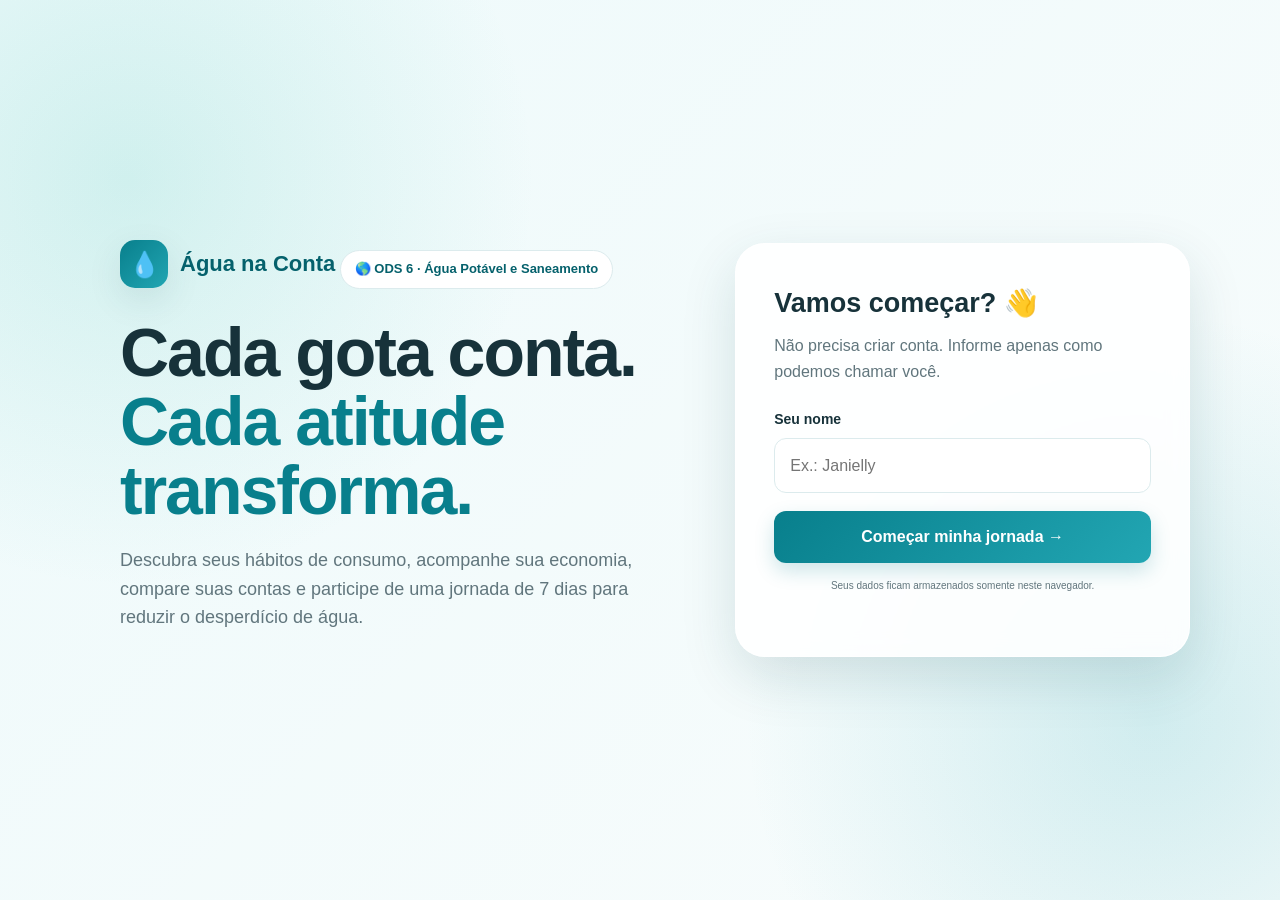
<file: testeods6.html>
<!DOCTYPE html>
<html lang="pt-BR">
<head>
    <meta charset="UTF-8">
    <meta name="viewport" content="width=device-width, initial-scale=1.0">

    <title>Água na Conta | Cada gota conta. Cada atitude transforma.</title>

    <meta
        name="description"
        content="Água na Conta — plataforma educativa para acompanhar consumo, economia de água e impacto ambiental."
    >

    <style>
        :root {
            --primary: #087f8c;
            --primary-dark: #05616c;
            --primary-light: #e5f7f8;

            --secondary: #22a6b3;
            --accent: #42c2b3;

            --success: #16855b;
            --success-light: #e8f8f0;

            --warning: #c98216;
            --warning-light: #fff5df;

            --danger: #c94a4a;
            --danger-light: #fff0f0;

            --blue: #3578c5;
            --blue-light: #edf5ff;

            --text: #17323a;
            --text-light: #61767d;

            --background: #f4f9fa;
            --surface: #ffffff;
            --border: #dcebed;

            --shadow-sm: 0 4px 15px rgba(16, 71, 79, 0.06);
            --shadow: 0 12px 35px rgba(16, 71, 79, 0.10);
            --shadow-lg: 0 20px 55px rgba(16, 71, 79, 0.14);

            --radius-sm: 10px;
            --radius: 16px;
            --radius-lg: 24px;

            --sidebar-width: 245px;
        }

        * {
            box-sizing: border-box;
            margin: 0;
            padding: 0;
        }

        html {
            scroll-behavior: smooth;
        }

        body {
            font-family:
                Inter,
                -apple-system,
                BlinkMacSystemFont,
                "Segoe UI",
                Roboto,
                Arial,
                sans-serif;
            background: var(--background);
            color: var(--text);
            line-height: 1.6;
        }

        button,
        input,
        select {
            font: inherit;
        }

        button {
            cursor: pointer;
        }

        a {
            color: inherit;
            text-decoration: none;
        }

        .hidden {
            display: none !important;
        }

        /* =========================================================
           TELA INICIAL
        ========================================================= */

        .welcome-screen {
            min-height: 100vh;
            display: flex;
            align-items: center;
            justify-content: center;
            padding: 30px;
            background:
                radial-gradient(circle at 10% 20%, rgba(66,194,179,.18), transparent 30%),
                radial-gradient(circle at 90% 80%, rgba(34,166,179,.18), transparent 30%),
                linear-gradient(135deg, #eefafb, #f8fcfc);
        }

        .welcome-container {
            width: min(1100px, 100%);
            display: grid;
            grid-template-columns: 1.15fr .85fr;
            gap: 30px;
            align-items: center;
        }

        .welcome-content {
            padding: 30px;
        }

        .brand {
            display: inline-flex;
            align-items: center;
            gap: 12px;
            font-size: 22px;
            font-weight: 800;
            color: var(--primary-dark);
            margin-bottom: 30px;
        }

        .brand-icon {
            width: 48px;
            height: 48px;
            border-radius: 15px;
            display: flex;
            align-items: center;
            justify-content: center;
            background: linear-gradient(135deg, var(--primary), var(--secondary));
            color: white;
            font-size: 25px;
            box-shadow: var(--shadow);
        }

        .welcome-content h1 {
            font-size: clamp(40px, 6vw, 68px);
            line-height: 1.02;
            letter-spacing: -2px;
            margin-bottom: 20px;
        }

        .welcome-content h1 span {
            color: var(--primary);
        }

        .welcome-content > p {
            font-size: 18px;
            color: var(--text-light);
            max-width: 620px;
            margin-bottom: 28px;
        }

        .ods-pill {
            display: inline-flex;
            align-items: center;
            gap: 8px;
            padding: 8px 14px;
            border-radius: 999px;
            background: white;
            color: var(--primary-dark);
            border: 1px solid var(--border);
            font-size: 13px;
            font-weight: 700;
            margin-bottom: 22px;
        }

        .welcome-card {
            background: rgba(255,255,255,.88);
            border: 1px solid rgba(255,255,255,.9);
            box-shadow: var(--shadow-lg);
            border-radius: 30px;
            padding: 38px;
            backdrop-filter: blur(10px);
        }

        .welcome-card h2 {
            margin-bottom: 8px;
            font-size: 27px;
        }

        .welcome-card p {
            color: var(--text-light);
            margin-bottom: 24px;
        }

        .input-group {
            margin-bottom: 18px;
        }

        .input-group label {
            display: block;
            font-size: 14px;
            font-weight: 700;
            margin-bottom: 7px;
        }

        .input-group input,
        .input-group select {
            width: 100%;
            padding: 14px 15px;
            border: 1px solid var(--border);
            border-radius: 12px;
            background: white;
            color: var(--text);
            outline: none;
            transition: .2s;
        }

        .input-group input:focus,
        .input-group select:focus {
            border-color: var(--primary);
            box-shadow: 0 0 0 4px rgba(8,127,140,.10);
        }

        .btn {
            border: 0;
            border-radius: 12px;
            padding: 13px 18px;
            font-weight: 750;
            display: inline-flex;
            align-items: center;
            justify-content: center;
            gap: 8px;
            transition: .2s;
        }

        .btn:hover {
            transform: translateY(-1px);
        }

        .btn-primary {
            background: linear-gradient(135deg, var(--primary), var(--secondary));
            color: white;
            box-shadow: 0 8px 20px rgba(8,127,140,.20);
        }

        .btn-secondary {
            background: var(--primary-light);
            color: var(--primary-dark);
        }

        .btn-outline {
            background: white;
            border: 1px solid var(--border);
            color: var(--text);
        }

        .btn-danger {
            background: var(--danger-light);
            color: var(--danger);
        }

        .btn-full {
            width: 100%;
        }

        /* =========================================================
           LAYOUT PRINCIPAL
        ========================================================= */

        .app {
            min-height: 100vh;
        }

        .sidebar {
            width: var(--sidebar-width);
            position: fixed;
            top: 0;
            left: 0;
            bottom: 0;
            background: white;
            border-right: 1px solid var(--border);
            padding: 22px 15px;
            z-index: 100;
            display: flex;
            flex-direction: column;
        }

        .sidebar-brand {
            display: flex;
            align-items: center;
            gap: 10px;
            padding: 8px 10px 24px;
            border-bottom: 1px solid var(--border);
            margin-bottom: 15px;
        }

        .sidebar-brand .brand-icon {
            width: 39px;
            height: 39px;
            font-size: 20px;
            border-radius: 12px;
        }

        .sidebar-brand strong {
            font-size: 17px;
        }

        .sidebar-brand small {
            display: block;
            color: var(--text-light);
            font-size: 10px;
            margin-top: -3px;
        }

        .nav-title {
            font-size: 10px;
            text-transform: uppercase;
            letter-spacing: 1px;
            color: #91a3a8;
            font-weight: 800;
            padding: 10px 12px;
        }

        .nav {
            display: flex;
            flex-direction: column;
            gap: 4px;
        }

        .nav-item {
            width: 100%;
            border: 0;
            background: transparent;
            color: var(--text-light);
            padding: 11px 12px;
            border-radius: 11px;
            display: flex;
            align-items: center;
            gap: 11px;
            text-align: left;
            font-weight: 650;
            transition: .2s;
        }

        .nav-item:hover {
            background: var(--background);
            color: var(--primary-dark);
        }

        .nav-item.active {
            background: var(--primary-light);
            color: var(--primary-dark);
        }

        .nav-icon {
            width: 23px;
            text-align: center;
            font-size: 17px;
        }

        .sidebar-bottom {
            margin-top: auto;
            background: linear-gradient(145deg, #eefafb, #f7fcfc);
            border: 1px solid var(--border);
            border-radius: 15px;
            padding: 14px;
        }

        .sidebar-bottom strong {
            display: block;
            font-size: 13px;
            margin-bottom: 3px;
        }

        .sidebar-bottom p {
            font-size: 11px;
            color: var(--text-light);
        }

        .main {
            margin-left: var(--sidebar-width);
            min-height: 100vh;
        }

        .topbar {
            height: 70px;
            background: rgba(255,255,255,.92);
            border-bottom: 1px solid var(--border);
            display: flex;
            align-items: center;
            justify-content: space-between;
            padding: 0 32px;
            position: sticky;
            top: 0;
            z-index: 90;
            backdrop-filter: blur(12px);
        }

        .mobile-menu {
            display: none;
            border: 0;
            background: var(--primary-light);
            width: 42px;
            height: 42px;
            border-radius: 10px;
            color: var(--primary-dark);
            font-size: 20px;
        }

        .breadcrumb {
            font-size: 13px;
            color: var(--text-light);
        }

        .user-mini {
            display: flex;
            align-items: center;
            gap: 10px;
        }

        .user-avatar {
            width: 38px;
            height: 38px;
            border-radius: 50%;
            background: linear-gradient(135deg, var(--primary), var(--secondary));
            color: white;
            display: flex;
            align-items: center;
            justify-content: center;
            font-weight: 800;
        }

        .user-mini-info strong {
            display: block;
            font-size: 13px;
        }

        .user-mini-info span {
            font-size: 10px;
            color: var(--text-light);
        }

        .content {
            padding: 32px;
            max-width: 1450px;
            margin: auto;
        }

        .page {
            display: none;
            animation: fadeIn .25s ease;
        }

        .page.active {
            display: block;
        }

        @keyframes fadeIn {
            from {
                opacity: 0;
                transform: translateY(5px);
            }
            to {
                opacity: 1;
                transform: translateY(0);
            }
        }

        /* =========================================================
           TÍTULOS
        ========================================================= */

        .page-header {
            margin-bottom: 25px;
        }

        .page-header h1 {
            font-size: 29px;
            letter-spacing: -.5px;
            margin-bottom: 4px;
        }

        .page-header p {
            color: var(--text-light);
            font-size: 14px;
        }

        .welcome-title {
            margin-bottom: 25px;
        }

        .welcome-title h1 {
            font-size: 32px;
            letter-spacing: -.8px;
        }

        .welcome-title p {
            color: var(--text-light);
        }

        /* =========================================================
           CARDS
        ========================================================= */

        .card {
            background: var(--surface);
            border: 1px solid var(--border);
            border-radius: var(--radius);
            box-shadow: var(--shadow-sm);
        }

        .card-header {
            padding: 20px 22px;
            border-bottom: 1px solid var(--border);
            display: flex;
            justify-content: space-between;
            align-items: center;
            gap: 15px;
        }

        .card-header h2,
        .card-header h3 {
            font-size: 17px;
        }

        .card-header p {
            color: var(--text-light);
            font-size: 12px;
        }

        .card-body {
            padding: 22px;
        }

        /* =========================================================
           DASHBOARD
        ========================================================= */

        .dashboard-hero {
            background:
                radial-gradient(circle at 90% 15%, rgba(255,255,255,.25), transparent 30%),
                linear-gradient(135deg, #087f8c, #1ba5a7);
            color: white;
            border-radius: var(--radius-lg);
            padding: 30px;
            margin-bottom: 20px;
            position: relative;
            overflow: hidden;
        }

        .dashboard-hero::after {
            content: "💧";
            position: absolute;
            right: 35px;
            bottom: -35px;
            font-size: 150px;
            opacity: .10;
        }

        .dashboard-hero h1 {
            font-size: 29px;
            margin-bottom: 5px;
        }

        .dashboard-hero p {
            opacity: .87;
            max-width: 650px;
            font-size: 14px;
        }

        .dashboard-hero-row {
            display: flex;
            align-items: flex-end;
            justify-content: space-between;
            gap: 20px;
        }

        .hero-status {
            position: relative;
            z-index: 2;
            background: rgba(255,255,255,.14);
            border: 1px solid rgba(255,255,255,.18);
            padding: 12px 15px;
            border-radius: 12px;
            min-width: 180px;
        }

        .hero-status span {
            display: block;
            font-size: 11px;
            opacity: .8;
        }

        .hero-status strong {
            display: block;
            font-size: 20px;
        }

        .metrics-grid {
            display: grid;
            grid-template-columns: repeat(4, 1fr);
            gap: 15px;
            margin-bottom: 20px;
        }

        .metric-card {
            padding: 19px;
            position: relative;
            overflow: hidden;
        }

        .metric-top {
            display: flex;
            justify-content: space-between;
            align-items: flex-start;
            margin-bottom: 13px;
        }

        .metric-icon {
            width: 38px;
            height: 38px;
            border-radius: 11px;
            display: flex;
            align-items: center;
            justify-content: center;
            font-size: 18px;
        }

        .metric-icon.teal {
            background: var(--primary-light);
        }

        .metric-icon.green {
            background: var(--success-light);
        }

        .metric-icon.blue {
            background: var(--blue-light);
        }

        .metric-icon.orange {
            background: var(--warning-light);
        }

        .metric-label {
            color: var(--text-light);
            font-size: 12px;
            font-weight: 650;
        }

        .metric-value {
            font-size: 25px;
            font-weight: 800;
            letter-spacing: -.5px;
        }

        .metric-description {
            color: var(--text-light);
            font-size: 11px;
            margin-top: 2px;
        }

        .dashboard-grid {
            display: grid;
            grid-template-columns: 1.35fr .65fr;
            gap: 20px;
            margin-bottom: 20px;
        }

        .dashboard-grid-2 {
            display: grid;
            grid-template-columns: 1fr 1fr;
            gap: 20px;
        }

        /* =========================================================
           COMPARAÇÃO
        ========================================================= */

        .comparison-layout {
            display: grid;
            grid-template-columns: .9fr 1.1fr;
            gap: 20px;
            align-items: start;
        }

        .form-section {
            margin-bottom: 22px;
        }

        .form-section-title {
            font-size: 13px;
            font-weight: 800;
            text-transform: uppercase;
            letter-spacing: .5px;
            color: var(--primary-dark);
            margin-bottom: 12px;
        }

        .form-grid {
            display: grid;
            grid-template-columns: 1fr 1fr;
            gap: 13px;
        }

        .form-grid-3 {
            display: grid;
            grid-template-columns: 1fr 1fr 1fr;
            gap: 13px;
        }

        .help-text {
            font-size: 11px;
            color: var(--text-light);
            margin-top: 5px;
        }

        .result-empty {
            min-height: 430px;
            display: flex;
            align-items: center;
            justify-content: center;
            text-align: center;
            padding: 30px;
        }

        .empty-icon {
            font-size: 55px;
            margin-bottom: 10px;
        }

        .empty-state h3 {
            margin-bottom: 5px;
        }

        .empty-state p {
            color: var(--text-light);
            font-size: 13px;
            max-width: 330px;
            margin: auto;
        }

        .result-grid {
            display: grid;
            grid-template-columns: repeat(2, 1fr);
            gap: 12px;
            margin-bottom: 15px;
        }

        .result-box {
            border: 1px solid var(--border);
            border-radius: 13px;
            padding: 15px;
            background: #fbfefe;
        }

        .result-box span {
            color: var(--text-light);
            font-size: 11px;
            display: block;
            margin-bottom: 4px;
        }

        .result-box strong {
            font-size: 22px;
            display: block;
        }

        .result-box small {
            color: var(--text-light);
            font-size: 10px;
        }

        .result-box.highlight {
            background: var(--success-light);
            border-color: #c7ebd9;
        }

        .result-box.highlight strong {
            color: var(--success);
        }

        .result-box.warning {
            background: var(--warning-light);
            border-color: #f0ddb9;
        }

        .result-box.warning strong {
            color: var(--warning);
        }

        .comparison-visual {
            border: 1px solid var(--border);
            border-radius: 14px;
            padding: 17px;
            margin-bottom: 15px;
        }

        .comparison-visual h4 {
            font-size: 13px;
            margin-bottom: 16px;
        }

        .bar-row {
            margin-bottom: 14px;
        }

        .bar-label {
            display: flex;
            justify-content: space-between;
            gap: 10px;
            font-size: 11px;
            margin-bottom: 5px;
        }

        .bar-track {
            height: 10px;
            background: #edf3f4;
            border-radius: 999px;
            overflow: hidden;
        }

        .bar {
            height: 100%;
            border-radius: inherit;
            transition: width .7s ease;
        }

        .bar.previous {
            background: #9dbbc0;
        }

        .bar.current {
            background: linear-gradient(90deg, var(--primary), var(--accent));
        }

        .level-card {
            padding: 18px;
            border-radius: 14px;
            background: linear-gradient(135deg, #edfafa, #f9ffff);
            border: 1px solid var(--border);
            margin-bottom: 15px;
        }

        .level-card h4 {
            font-size: 12px;
            color: var(--text-light);
            margin-bottom: 3px;
        }

        .level-card strong {
            font-size: 21px;
            color: var(--primary-dark);
        }

        .level-scale {
            display: grid;
            grid-template-columns: repeat(4, 1fr);
            gap: 5px;
            margin-top: 14px;
        }

        .level-item {
            height: 7px;
            border-radius: 999px;
            background: #dce9eb;
        }

        .level-item.active {
            background: var(--primary);
        }

        .level-labels {
            display: grid;
            grid-template-columns: repeat(4, 1fr);
            font-size: 8px;
            color: var(--text-light);
            text-align: center;
            margin-top: 5px;
        }

        .interpretation {
            padding: 16px;
            border-left: 4px solid var(--primary);
            background: var(--primary-light);
            border-radius: 8px;
            font-size: 13px;
            color: var(--text);
        }

        /* =========================================================
           CONSUMO
        ========================================================= */

        .consumption-layout {
            display: grid;
            grid-template-columns: .85fr 1.15fr;
            gap: 20px;
        }

        .consumption-result {
            text-align: center;
            padding: 28px 20px;
            border-bottom: 1px solid var(--border);
        }

        .big-number {
            font-size: 42px;
            font-weight: 850;
            color: var(--primary-dark);
            line-height: 1;
        }

        .big-number-label {
            color: var(--text-light);
            font-size: 12px;
            margin-top: 6px;
        }

        .profile-badge {
            display: inline-flex;
            margin-top: 14px;
            padding: 6px 13px;
            border-radius: 999px;
            font-size: 11px;
            font-weight: 800;
            background: var(--primary-light);
            color: var(--primary-dark);
        }

        .consumption-breakdown {
            padding: 20px;
        }

        .breakdown-item {
            margin-bottom: 18px;
        }

        .breakdown-header {
            display: flex;
            justify-content: space-between;
            font-size: 12px;
            margin-bottom: 6px;
        }

        .breakdown-value {
            font-weight: 800;
        }

        .progress-track {
            height: 9px;
            border-radius: 999px;
            background: #edf3f4;
            overflow: hidden;
        }

        .progress-bar {
            height: 100%;
            border-radius: inherit;
            background: linear-gradient(90deg, var(--primary), var(--accent));
        }

        .saving-box {
            margin-top: 18px;
            padding: 17px;
            border-radius: 13px;
            background: var(--success-light);
            border: 1px solid #ccebdc;
        }

        .saving-box strong {
            display: block;
            color: var(--success);
            font-size: 18px;
        }

        .saving-box span {
            color: var(--text-light);
            font-size: 11px;
        }

        /* =========================================================
           DESAFIO
        ========================================================= */

        .challenge-header {
            background: linear-gradient(135deg, #087f8c, #25a7a1);
            color: white;
            padding: 25px;
            border-radius: 20px;
            margin-bottom: 20px;
        }

        .challenge-top {
            display: flex;
            justify-content: space-between;
            align-items: center;
            gap: 20px;
            margin-bottom: 17px;
        }

        .challenge-header h2 {
            font-size: 24px;
        }

        .challenge-header p {
            font-size: 12px;
            opacity: .85;
        }

        .challenge-score {
            text-align: right;
        }

        .challenge-score strong {
            display: block;
            font-size: 28px;
        }

        .challenge-progress {
            height: 10px;
            background: rgba(255,255,255,.22);
            border-radius: 999px;
            overflow: hidden;
        }

        .challenge-progress div {
            height: 100%;
            background: white;
            border-radius: inherit;
            transition: width .5s ease;
        }

        .challenge-list {
            display: grid;
            grid-template-columns: repeat(2, 1fr);
            gap: 13px;
        }

        .challenge-item {
            padding: 18px;
            border: 1px solid var(--border);
            border-radius: 15px;
            background: white;
            display: flex;
            gap: 13px;
            align-items: flex-start;
            transition: .2s;
        }

        .challenge-item:hover {
            transform: translateY(-2px);
            box-shadow: var(--shadow-sm);
        }

        .challenge-item.completed {
            background: var(--success-light);
            border-color: #c7e9d8;
        }

        .challenge-day {
            min-width: 40px;
            width: 40px;
            height: 40px;
            border-radius: 12px;
            display: flex;
            align-items: center;
            justify-content: center;
            background: var(--primary-light);
            color: var(--primary-dark);
            font-size: 11px;
            font-weight: 800;
        }

        .challenge-item.completed .challenge-day {
            background: var(--success);
            color: white;
        }

        .challenge-content {
            flex: 1;
        }

        .challenge-content h3 {
            font-size: 14px;
            margin-bottom: 3px;
        }

        .challenge-content p {
            color: var(--text-light);
            font-size: 11px;
            margin-bottom: 8px;
        }

        .points {
            font-size: 10px;
            color: var(--success);
            font-weight: 800;
        }

        .challenge-check {
            border: 0;
            background: var(--primary);
            color: white;
            padding: 7px 9px;
            border-radius: 8px;
            font-size: 10px;
            font-weight: 700;
        }

        .challenge-item.completed .challenge-check {
            background: transparent;
            color: var(--success);
            padding-right: 0;
        }

        /* =========================================================
           HISTÓRICO
        ========================================================= */

        .history-table-wrapper {
            overflow-x: auto;
        }

        .history-table {
            width: 100%;
            border-collapse: collapse;
            min-width: 700px;
        }

        .history-table th {
            text-align: left;
            padding: 12px;
            font-size: 10px;
            color: var(--text-light);
            text-transform: uppercase;
            letter-spacing: .4px;
            border-bottom: 1px solid var(--border);
        }

        .history-table td {
            padding: 13px 12px;
            font-size: 12px;
            border-bottom: 1px solid #edf3f4;
        }

        .history-table tr:last-child td {
            border-bottom: 0;
        }

        .level-tag {
            display: inline-flex;
            padding: 4px 8px;
            border-radius: 999px;
            background: var(--success-light);
            color: var(--success);
            font-size: 9px;
            font-weight: 800;
        }

        .delete-history {
            border: 0;
            background: var(--danger-light);
            color: var(--danger);
            width: 28px;
            height: 28px;
            border-radius: 8px;
        }

        .history-empty {
            text-align: center;
            padding: 45px 20px;
            color: var(--text-light);
            font-size: 13px;
        }

        /* =========================================================
           IMPACTO
        ========================================================= */

        .impact-hero {
            background: linear-gradient(135deg, #065d69, #098a91);
            color: white;
            border-radius: 22px;
            padding: 30px;
            margin-bottom: 20px;
        }

        .impact-hero h2 {
            font-size: 27px;
            margin-bottom: 5px;
        }

        .impact-hero p {
            opacity: .84;
            font-size: 13px;
            max-width: 700px;
        }

        .impact-grid {
            display: grid;
            grid-template-columns: repeat(4, 1fr);
            gap: 15px;
            margin-bottom: 20px;
        }

        .impact-card {
            text-align: center;
            padding: 25px 15px;
        }

        .impact-card .icon {
            font-size: 26px;
            margin-bottom: 8px;
        }

        .impact-card strong {
            display: block;
            font-size: 28px;
            color: var(--primary-dark);
        }

        .impact-card span {
            display: block;
            font-size: 11px;
            color: var(--text-light);
        }

        .demonstrative {
            margin-top: 15px;
            padding: 11px 13px;
            border-radius: 10px;
            background: var(--warning-light);
            color: #8b5e15;
            font-size: 11px;
        }

        /* =========================================================
           SOBRE
        ========================================================= */

        .about-grid {
            display: grid;
            grid-template-columns: 1fr 1fr;
            gap: 20px;
        }

        .about-card {
            padding: 25px;
        }

        .about-card h2 {
            font-size: 19px;
            margin-bottom: 10px;
        }

        .about-card p {
            color: var(--text-light);
            font-size: 13px;
            margin-bottom: 12px;
        }

        .ods-card {
            background: linear-gradient(135deg, #e8f8f8, #f7ffff);
            border-color: #cbe7e9;
        }

        .ods-number {
            width: 64px;
            height: 64px;
            border-radius: 17px;
            display: flex;
            align-items: center;
            justify-content: center;
            background: #1683a0;
            color: white;
            font-size: 26px;
            font-weight: 900;
            margin-bottom: 15px;
        }

        .feature-list {
            list-style: none;
            display: grid;
            gap: 9px;
        }

        .feature-list li {
            display: flex;
            gap: 8px;
            font-size: 12px;
            color: var(--text-light);
        }

        .feature-list li span {
            color: var(--success);
            font-weight: 900;
        }

        /* =========================================================
           META
        ========================================================= */

        .goal-card {
            padding: 20px;
            background: linear-gradient(135deg, #ffffff, #f3fbfb);
        }

        .goal-top {
            display: flex;
            justify-content: space-between;
            gap: 15px;
            margin-bottom: 12px;
        }

        .goal-top strong {
            font-size: 14px;
        }

        .goal-top span {
            font-size: 12px;
            color: var(--text-light);
        }

        .goal-bar {
            height: 11px;
            border-radius: 999px;
            background: #e9f0f1;
            overflow: hidden;
        }

        .goal-bar div {
            height: 100%;
            background: linear-gradient(90deg, var(--primary), var(--accent));
            border-radius: inherit;
        }

        /* =========================================================
           TOAST
        ========================================================= */

        .toast-container {
            position: fixed;
            right: 22px;
            bottom: 22px;
            z-index: 1000;
            display: flex;
            flex-direction: column;
            gap: 9px;
        }

        .toast {
            min-width: 280px;
            max-width: 380px;
            padding: 14px 16px;
            border-radius: 13px;
            background: #17323a;
            color: white;
            box-shadow: var(--shadow-lg);
            font-size: 12px;
            animation: toastIn .25s ease;
        }

        .toast.success {
            background: var(--success);
        }

        .toast.warning {
            background: var(--warning);
        }

        @keyframes toastIn {
            from {
                opacity: 0;
                transform: translateY(10px);
            }
            to {
                opacity: 1;
                transform: translateY(0);
            }
        }

        /* =========================================================
           RESPONSIVO
        ========================================================= */

        @media (max-width: 1100px) {
            .metrics-grid {
                grid-template-columns: repeat(2, 1fr);
            }

            .impact-grid {
                grid-template-columns: repeat(2, 1fr);
            }

            .comparison-layout,
            .consumption-layout {
                grid-template-columns: 1fr;
            }
        }

        @media (max-width: 850px) {
            .sidebar {
                transform: translateX(-100%);
                transition: .25s;
                box-shadow: var(--shadow-lg);
            }

            .sidebar.open {
                transform: translateX(0);
            }

            .main {
                margin-left: 0;
            }

            .mobile-menu {
                display: block;
            }

            .topbar {
                padding: 0 18px;
            }

            .content {
                padding: 22px 17px;
            }

            .dashboard-grid,
            .dashboard-grid-2,
            .about-grid {
                grid-template-columns: 1fr;
            }

            .welcome-container {
                grid-template-columns: 1fr;
            }

            .welcome-content {
                text-align: center;
                padding: 10px;
            }

            .welcome-content > p {
                margin-left: auto;
                margin-right: auto;
            }
        }

        @media (max-width: 650px) {
            .metrics-grid {
                grid-template-columns: 1fr 1fr;
                gap: 9px;
            }

            .metric-card {
                padding: 14px;
            }

            .metric-value {
                font-size: 20px;
            }

            .form-grid,
            .form-grid-3,
            .result-grid,
            .challenge-list {
                grid-template-columns: 1fr;
            }

            .challenge-top {
                align-items: flex-start;
            }

            .challenge-score {
                text-align: left;
            }

            .dashboard-hero-row {
                display: block;
            }

            .hero-status {
                margin-top: 18px;
            }

            .impact-grid {
                grid-template-columns: 1fr 1fr;
            }

            .page-header h1 {
                font-size: 24px;
            }

            .user-mini-info {
                display: none;
            }

            .welcome-card {
                padding: 25px;
            }

            .welcome-content h1 {
                font-size: 43px;
            }
        }

        @media (max-width: 420px) {
            .metrics-grid,
            .impact-grid {
                grid-template-columns: 1fr;
            }
        }
    </style>
</head>

<body>

<!-- =============================================================
     TELA DE BOAS-VINDAS
============================================================= -->

<div id="welcomeScreen" class="welcome-screen">

    <div class="welcome-container">

        <div class="welcome-content">

            <div class="brand">
                <div class="brand-icon">💧</div>
                Água na Conta
            </div>

            <div class="ods-pill">
                🌎 ODS 6 · Água Potável e Saneamento
            </div>

            <h1>
                Cada gota conta.<br>
                <span>Cada atitude transforma.</span>
            </h1>

            <p>
                Descubra seus hábitos de consumo, acompanhe sua economia,
                compare suas contas e participe de uma jornada de 7 dias
                para reduzir o desperdício de água.
            </p>

        </div>

        <div class="welcome-card">

            <h2>Vamos começar? 👋</h2>

            <p>
                Não precisa criar conta. Informe apenas como podemos
                chamar você.
            </p>

            <div class="input-group">

                <label for="userName">
                    Seu nome
                </label>

                <input
                    id="userName"
                    type="text"
                    maxlength="40"
                    placeholder="Ex.: Janielly"
                    autocomplete="name"
                >

            </div>

            <button
                class="btn btn-primary btn-full"
                onclick="startPlatform()"
            >
                Começar minha jornada →
            </button>

            <p style="font-size:10px;margin-top:15px;text-align:center;">
                Seus dados ficam armazenados somente neste navegador.
            </p>

        </div>

    </div>

</div>


<!-- =============================================================
     APLICAÇÃO
============================================================= -->

<div id="app" class="app hidden">

    <!-- SIDEBAR -->

    <aside id="sidebar" class="sidebar">

        <div class="sidebar-brand">

            <div class="brand-icon">
                💧
            </div>

            <div>
                <strong>Água na Conta</strong>
                <small>ODS 6 · Extensão</small>
            </div>

        </div>

        <div class="nav-title">
            Principal
        </div>

        <nav class="nav">

            <button
                class="nav-item active"
                data-page="dashboard"
                onclick="navigate('dashboard')"
            >
                <span class="nav-icon">📊</span>
                Dashboard
            </button>

            <button
                class="nav-item"
                data-page="consumo"
                onclick="navigate('consumo')"
            >
                <span class="nav-icon">💧</span>
                Meu Consumo
            </button>

            <button
                class="nav-item"
                data-page="conta"
                onclick="navigate('conta')"
            >
                <span class="nav-icon">💰</span>
                Minha Economia
            </button>

            <button
                class="nav-item"
                data-page="desafio"
                onclick="navigate('desafio')"
            >
                <span class="nav-icon">🏆</span>
                Desafio 7 Dias
            </button>

            <button
                class="nav-item"
                data-page="impacto"
                onclick="navigate('impacto')"
            >
                <span class="nav-icon">🌎</span>
                Impacto
            </button>

        </nav>

        <div class="nav-title">
            Projeto
        </div>

        <nav class="nav">

            <button
                class="nav-item"
                data-page="sobre"
                onclick="navigate('sobre')"
            >
                <span class="nav-icon">ℹ️</span>
                Sobre o projeto
            </button>

        </nav>

        <div class="sidebar-bottom">

            <strong>🌱 Pequenas atitudes</strong>

            <p>
                ajudam a construir um futuro mais sustentável.
            </p>

        </div>

    </aside>


    <!-- CONTEÚDO -->

    <main class="main">

        <header class="topbar">

            <button
                class="mobile-menu"
                onclick="toggleSidebar()"
                aria-label="Abrir menu"
            >
                ☰
            </button>

            <div class="breadcrumb" id="breadcrumb">
                Dashboard
            </div>

            <div class="user-mini">

                <div class="user-mini-info">
                    <strong id="topUserName">Usuário</strong>
                    <span>Minha jornada</span>
                </div>

                <div
                    class="user-avatar"
                    id="userAvatar"
                >
                    U
                </div>

            </div>

        </header>


        <div class="content">


            <!-- =================================================
                 DASHBOARD
            ================================================= -->

            <section id="page-dashboard" class="page active">

                <div class="dashboard-hero">

                    <div class="dashboard-hero-row">

                        <div>

                            <h1 id="dashboardGreeting">
                                Olá! 👋
                            </h1>

                            <p>
                                Acompanhe sua evolução e veja como suas
                                escolhas estão ajudando a reduzir o
                                desperdício de água.
                            </p>

                        </div>

                        <div class="hero-status">

                            <span>Seu nível de economia</span>

                            <strong id="dashboardLevel">
                                Ainda não calculado
                            </strong>

                        </div>

                    </div>

                </div>


                <!-- MÉTRICAS -->

                <div class="metrics-grid">

                    <div class="card metric-card">

                        <div class="metric-top">

                            <div>
                                <div class="metric-label">
                                    Consumo estimado
                                </div>
                                <div
                                    class="metric-value"
                                    id="metricConsumption"
                                >
                                    —
                                </div>
                            </div>

                            <div class="metric-icon teal">
                                💧
                            </div>

                        </div>

                        <div class="metric-description">
                            litros por mês
                        </div>

                    </div>


                    <div class="card metric-card">

                        <div class="metric-top">

                            <div>
                                <div class="metric-label">
                                    Economia acumulada
                                </div>

                                <div
                                    class="metric-value"
                                    id="metricSavings"
                                >
                                    R$ 0,00
                                </div>
                            </div>

                            <div class="metric-icon green">
                                💰
                            </div>

                        </div>

                        <div class="metric-description">
                            comparações registradas
                        </div>

                    </div>


                    <div class="card metric-card">

                        <div class="metric-top">

                            <div>
                                <div class="metric-label">
                                    Última redução
                                </div>

                                <div
                                    class="metric-value"
                                    id="metricReduction"
                                >
                                    —
                                </div>
                            </div>

                            <div class="metric-icon blue">
                                📉
                            </div>

                        </div>

                        <div class="metric-description">
                            em relação à conta anterior
                        </div>

                    </div>


                    <div class="card metric-card">

                        <div class="metric-top">

                            <div>
                                <div class="metric-label">
                                    Desafio
                                </div>

                                <div
                                    class="metric-value"
                                    id="metricChallenge"
                                >
                                    0/7
                                </div>
                            </div>

                            <div class="metric-icon orange">
                                🏆
                            </div>

                        </div>

                        <div class="metric-description">
                            desafios concluídos
                        </div>

                    </div>

                </div>


                <!-- EVOLUÇÃO + META -->

                <div class="dashboard-grid">

                    <div class="card">

                        <div class="card-header">

                            <div>
                                <h2>📈 Evolução das suas contas</h2>
                                <p>
                                    Acompanhe sua evolução financeira
                                </p>
                            </div>

                            <button
                                class="btn btn-secondary"
                                onclick="navigate('conta')"
                            >
                                + Registrar
                            </button>

                        </div>

                        <div class="card-body">

                            <div id="dashboardChart">
                                <!-- preenchido pelo JS -->
                            </div>

                        </div>

                    </div>


                    <div class="card">

                        <div class="card-header">

                            <div>
                                <h2>🎯 Seu próximo objetivo</h2>
                                <p>
                                    Continue sua jornada
                                </p>
                            </div>

                        </div>

                        <div class="card-body">

                            <div class="goal-card">

                                <div class="goal-top">

                                    <strong id="goalTitle">
                                        Complete seu primeiro desafio
                                    </strong>

                                    <span id="goalPercent">
                                        0%
                                    </span>

                                </div>

                                <div class="goal-bar">
                                    <div
                                        id="goalBar"
                                        style="width:0%"
                                    ></div>
                                </div>

                                <p
                                    id="goalDescription"
                                    style="
                                        margin-top:12px;
                                        color:var(--text-light);
                                        font-size:11px;
                                    "
                                >
                                    Dê o primeiro passo para começar.
                                </p>

                            </div>

                            <button
                                class="btn btn-primary btn-full"
                                style="margin-top:15px;"
                                onclick="navigate('desafio')"
                            >
                                Ver meus desafios →
                            </button>

                        </div>

                    </div>

                </div>


                <!-- ÚLTIMO RESULTADO + DESAFIO -->

                <div class="dashboard-grid-2">

                    <div class="card">

                        <div class="card-header">

                            <div>
                                <h2>💰 Última comparação</h2>
                                <p>
                                    Resultado mais recente
                                </p>
                            </div>

                        </div>

                        <div
                            class="card-body"
                            id="dashboardLastComparison"
                        >
                            <div class="history-empty">
                                Ainda não há comparação registrada.
                            </div>
                        </div>

                    </div>


                    <div class="card">

                        <div class="card-header">

                            <div>
                                <h2>🏆 Sua jornada</h2>
                                <p>
                                    Desafio de 7 dias
                                </p>
                            </div>

                            <button
                                class="btn btn-secondary"
                                onclick="navigate('desafio')"
                            >
                                Ver
                            </button>

                        </div>

                        <div class="card-body">

                            <div class="goal-card">

                                <div class="goal-top">

                                    <strong>
                                        Progresso
                                    </strong>

                                    <span id="dashboardChallengePercent">
                                        0%
                                    </span>

                                </div>

                                <div class="goal-bar">

                                    <div
                                        id="dashboardChallengeBar"
                                        style="width:0%"
                                    ></div>

                                </div>

                                <p
                                    id="dashboardChallengeText"
                                    style="
                                        margin-top:12px;
                                        color:var(--text-light);
                                        font-size:11px;
                                    "
                                >
                                    Você ainda não concluiu desafios.
                                </p>

                            </div>

                        </div>

                    </div>

                </div>

            </section>


            <!-- =================================================
                 MEU CONSUMO
            ================================================= -->

            <section id="page-consumo" class="page">

                <div class="page-header">

                    <h1>💧 Meu Consumo</h1>

                    <p>
                        Faça uma estimativa educativa dos seus hábitos
                        de consumo de água.
                    </p>

                </div>


                <div class="consumption-layout">

                    <!-- FORM -->

                    <div class="card">

                        <div class="card-header">

                            <div>
                                <h2>Seus hábitos</h2>
                                <p>
                                    Responda algumas perguntas
                                </p>
                            </div>

                        </div>

                        <div class="card-body">

                            <div class="input-group">

                                <label for="people">
                                    Quantas pessoas moram na residência?
                                </label>

                                <input
                                    id="people"
                                    type="number"
                                    min="1"
                                    max="30"
                                    value="2"
                                >

                            </div>


                            <div class="input-group">

                                <label for="showerMinutes">
                                    Quanto tempo dura aproximadamente
                                    cada banho?
                                </label>

                                <select id="showerMinutes">

                                    <option value="5">
                                        5 minutos
                                    </option>

                                    <option value="8">
                                        8 minutos
                                    </option>

                                    <option value="10" selected>
                                        10 minutos
                                    </option>

                                    <option value="15">
                                        15 minutos
                                    </option>

                                    <option value="20">
                                        20 minutos
                                    </option>

                                    <option value="25">
                                        Mais de 20 minutos
                                    </option>

                                </select>

                            </div>


                            <div class="input-group">

                                <label for="showers">
                                    Quantos banhos por pessoa por dia?
                                </label>

                                <select id="showers">

                                    <option value="1" selected>
                                        1 banho
                                    </option>

                                    <option value="2">
                                        2 banhos
                                    </option>

                                    <option value="3">
                                        3 banhos
                                    </option>

                                </select>

                            </div>


                            <div class="input-group">

                                <label for="washer">
                                    Quantas vezes utiliza a máquina
                                    de lavar por semana?
                                </label>

                                <select id="washer">

                                    <option value="1">
                                        1 vez
                                    </option>

                                    <option value="2">
                                        2 vezes
                                    </option>

                                    <option value="3" selected>
                                        3 vezes
                                    </option>

                                    <option value="4">
                                        4 vezes
                                    </option>

                                    <option value="5">
                                        5 ou mais
                                    </option>

                                </select>

                            </div>


                            <div class="input-group">

                                <label for="tap">
                                    Você fecha a torneira ao escovar
                                    os dentes?
                                </label>

                                <select id="tap">

                                    <option value="sim" selected>
                                        Sim
                                    </option>

                                    <option value="nao">
                                        Não
                                    </option>

                                </select>

                            </div>


                            <button
                                class="btn btn-primary btn-full"
                                onclick="calculateConsumption()"
                            >
                                💧 Calcular meu consumo
                            </button>

                            <p class="help-text">
                                * Esta é uma estimativa educativa e não
                                substitui a medição oficial da concessionária.
                            </p>

                        </div>

                    </div>


                    <!-- RESULTADO -->

                    <div class="card">

                        <div class="consumption-result">

                            <div class="big-number" id="consumptionTotal">
                                —
                            </div>

                            <div class="big-number-label">
                                litros estimados por mês
                            </div>

                            <div
                                class="profile-badge"
                                id="consumptionProfile"
                            >
                                Faça o cálculo
                            </div>

                        </div>


                        <div
                            class="consumption-breakdown"
                            id="consumptionBreakdown"
                        >

                            <div class="history-empty">
                                Preencha os dados ao lado para
                                visualizar sua estimativa.
                            </div>

                        </div>

                    </div>

                </div>

            </section>


            <!-- =================================================
                 MINHA ECONOMIA
            ================================================= -->

            <section id="page-conta" class="page">

                <div class="page-header">

                    <h1>💰 Minha Economia</h1>

                    <p>
                        Compare suas contas e acompanhe sua evolução
                        financeira e de consumo.
                    </p>

                </div>


                <div class="comparison-layout">

                    <!-- FORMULÁRIO -->

                    <div class="card">

                        <div class="card-header">

                            <div>
                                <h2>Nova comparação</h2>
                                <p>
                                    Informe os dados das duas contas
                                </p>
                            </div>

                        </div>

                        <div class="card-body">

                            <div class="form-section">

                                <div class="form-section-title">
                                    📅 Período
                                </div>

                                <div class="form-grid">

                                    <div class="input-group">

                                        <label for="previousMonth">
                                            Conta anterior
                                        </label>

                                        <input
                                            id="previousMonth"
                                            type="month"
                                        >

                                    </div>

                                    <div class="input-group">

                                        <label for="currentMonth">
                                            Conta atual
                                        </label>

                                        <input
                                            id="currentMonth"
                                            type="month"
                                        >

                                    </div>

                                </div>

                            </div>


                            <div class="form-section">

                                <div class="form-section-title">
                                    💵 Valores das contas
                                </div>

                                <div class="form-grid">

                                    <div class="input-group">

                                        <label for="previousBill">
                                            Valor anterior (R$)
                                        </label>

                                        <input
                                            id="previousBill"
                                            type="number"
                                            min="0"
                                            step="0.01"
                                            placeholder="180,00"
                                        >

                                    </div>

                                    <div class="input-group">

                                        <label for="currentBill">
                                            Valor atual (R$)
                                        </label>

                                        <input
                                            id="currentBill"
                                            type="number"
                                            min="0"
                                            step="0.01"
                                            placeholder="135,00"
                                        >

                                    </div>

                                </div>

                            </div>


                            <div class="form-section">

                                <div class="form-section-title">
                                    💧 Consumo em m³
                                </div>

                                <div class="form-grid">

                                    <div class="input-group">

                                        <label for="previousM3">
                                            Consumo anterior
                                        </label>

                                        <input
                                            id="previousM3"
                                            type="number"
                                            min="0"
                                            step="0.01"
                                            placeholder="18"
                                        >

                                        <div class="help-text">
                                            Opcional — consulte sua conta.
                                        </div>

                                    </div>

                                    <div class="input-group">

                                        <label for="currentM3">
                                            Consumo atual
                                        </label>

                                        <input
                                            id="currentM3"
                                            type="number"
                                            min="0"
                                            step="0.01"
                                            placeholder="14"
                                        >

                                        <div class="help-text">
                                            Opcional — consulte sua conta.
                                        </div>

                                    </div>

                                </div>

                            </div>


                            <button
                                class="btn btn-primary btn-full"
                                onclick="compareBills()"
                            >
                                📊 Analisar minha evolução
                            </button>

                            <p class="help-text">
                                Você pode informar apenas os valores
                                financeiros ou também os m³.
                            </p>

                        </div>

                    </div>


                    <!-- RESULTADO -->

                    <div class="card">

                        <div class="card-header">

                            <div>
                                <h2>📊 Resultado da análise</h2>
                                <p>
                                    Sua evolução
                                </p>
                            </div>

                        </div>

                        <div
                            id="comparisonResult"
                            class="result-empty"
                        >

                            <div class="empty-state">

                                <div class="empty-icon">
                                    📊
                                </div>

                                <h3>
                                    Ainda não há análise
                                </h3>

                                <p>
                                    Informe os dados das suas contas
                                    para descobrir quanto você economizou.
                                </p>

                            </div>

                        </div>

                    </div>

                </div>


                <!-- HISTÓRICO -->

                <div
                    class="card"
                    style="margin-top:20px;"
                >

                    <div class="card-header">

                        <div>
                            <h2>📚 Histórico de comparações</h2>
                            <p>
                                Acompanhe sua evolução ao longo do tempo
                            </p>
                        </div>

                        <button
                            class="btn btn-outline"
                            onclick="clearHistory()"
                        >
                            Limpar histórico
                        </button>

                    </div>

                    <div
                        class="card-body"
                        id="historyContainer"
                    >
                    </div>

                </div>

            </section>


            <!-- =================================================
                 DESAFIO
            ================================================= -->

            <section id="page-desafio" class="page">

                <div class="page-header">

                    <h1>🏆 Desafio 7 Dias</h1>

                    <p>
                        Uma semana de pequenas atitudes para
                        reduzir desperdícios.
                    </p>

                </div>


                <div class="challenge-header">

                    <div class="challenge-top">

                        <div>

                            <h2>
                                Sua jornada de 7 dias
                            </h2>

                            <p id="challengeSummary">
                                Comece seu primeiro desafio.
                            </p>

                        </div>

                        <div class="challenge-score">

                            <span style="font-size:10px;opacity:.8;">
                                PONTOS
                            </span>

                            <strong id="challengePoints">
                                0
                            </strong>

                        </div>

                    </div>

                    <div class="challenge-progress">

                        <div
                            id="challengeProgressBar"
                            style="width:0%"
                        ></div>

                    </div>

                </div>


                <div
                    class="challenge-list"
                    id="challengeList"
                >
                </div>

            </section>


            <!-- =================================================
                 IMPACTO
            ================================================= -->

            <section id="page-impacto" class="page">

                <div class="page-header">

                    <h1>🌎 Impacto</h1>

                    <p>
                        Transformando pequenas atitudes em resultados.
                    </p>

                </div>


                <div class="impact-hero">

                    <h2>
                        O impacto começa em cada casa. 💧
                    </h2>

                    <p>
                        O objetivo desta plataforma é estimular
                        mudanças de comportamento relacionadas ao
                        consumo consciente de água.
                    </p>

                </div>


                <div class="impact-grid">

                    <div class="card impact-card">

                        <div class="icon">💧</div>

                        <strong id="impactLiters">
                            0 L
                        </strong>

                        <span>
                            água economizada pelos registros
                        </span>

                    </div>


                    <div class="card impact-card">

                        <div class="icon">💰</div>

                        <strong id="impactMoney">
                            R$ 0
                        </strong>

                        <span>
                            economia financeira registrada
                        </span>

                    </div>


                    <div class="card impact-card">

                        <div class="icon">🏆</div>

                        <strong id="impactChallenges">
                            0
                        </strong>

                        <span>
                            desafios concluídos
                        </span>

                    </div>


                    <div class="card impact-card">

                        <div class="icon">📊</div>

                        <strong id="impactComparisons">
                            0
                        </strong>

                        <span>
                            comparações realizadas
                        </span>

                    </div>

                </div>


                <div class="card">

                    <div class="card-header">

                        <div>
                            <h2>🌱 Por que medir?</h2>
                            <p>
                                Acompanhamento gera consciência.
                            </p>
                        </div>

                    </div>

                    <div class="card-body">

                        <p
                            style="
                                font-size:13px;
                                color:var(--text-light);
                                max-width:800px;
                            "
                        >
                            Ao registrar hábitos, comparar contas e
                            acompanhar resultados, o usuário consegue
                            visualizar de forma mais concreta os efeitos
                            de suas escolhas.
                        </p>

                        <div class="demonstrative">

                            ℹ️ Os indicadores coletivos apresentados
                            nesta primeira versão são demonstrativos.
                            Em uma aplicação real, eles seriam alimentados
                            pelos dados efetivamente coletados durante
                            a execução do projeto.

                        </div>

                    </div>

                </div>

            </section>


            <!-- =================================================
                 SOBRE
            ================================================= -->

            <section id="page-sobre" class="page">

                <div class="page-header">

                    <h1>ℹ️ Sobre o projeto</h1>

                    <p>
                        Tecnologia, educação ambiental e ODS.
                    </p>

                </div>


                <div class="about-grid">

                    <div class="card about-card ods-card">

                        <div class="ods-number">
                            6
                        </div>

                        <h2>
                            ODS 6 — Água Potável e Saneamento
                        </h2>

                        <p>
                            O projeto Água na Conta busca utilizar
                            tecnologia para estimular o uso consciente
                            da água e tornar mais visível a relação
                            entre hábitos, consumo e economia.
                        </p>

                    </div>


                    <div class="card about-card">

                        <h2>
                            🎯 Objetivo
                        </h2>

                        <p>
                            Criar uma ferramenta acessível que ajude
                            as pessoas a compreenderem seus hábitos
                            de consumo e acompanharem possíveis
                            reduções ao longo do tempo.
                        </p>

                        <ul class="feature-list">

                            <li>
                                <span>✓</span>
                                Estimativa educativa de consumo
                            </li>

                            <li>
                                <span>✓</span>
                                Comparação de contas
                            </li>

                            <li>
                                <span>✓</span>
                                Acompanhamento de economia
                            </li>

                            <li>
                                <span>✓</span>
                                Desafio de mudança de hábitos
                            </li>

                            <li>
                                <span>✓</span>
                                Visualização de impacto
                            </li>

                        </ul>

                    </div>


                    <div class="card about-card">

                        <h2>
                            💡 Tecnologia
                        </h2>

                        <p>
                            Esta versão utiliza tecnologias web simples,
                            leves e acessíveis.
                        </p>

                        <ul class="feature-list">

                            <li>
                                <span>✓</span>
                                HTML5
                            </li>

                            <li>
                                <span>✓</span>
                                CSS3
                            </li>

                            <li>
                                <span>✓</span>
                                JavaScript
                            </li>

                            <li>
                                <span>✓</span>
                                LocalStorage
                            </li>

                            <li>
                                <span>✓</span>
                                Design responsivo
                            </li>

                        </ul>

                    </div>


                    <div class="card about-card">

                        <h2>
                            🔐 Privacidade
                        </h2>

                        <p>
                            A primeira versão não exige cadastro nem
                            login. Os dados utilizados pela plataforma
                            são armazenados localmente no navegador.
                        </p>

                        <p>
                            Isso reduz a barreira de entrada e facilita
                            a utilização da plataforma em atividades
                            de extensão.
                        </p>

                    </div>

                </div>

            </section>


        </div>

    </main>

</div>


<!-- TOAST -->

<div
    id="toastContainer"
    class="toast-container"
></div>


<script>

    /* =========================================================
       ESTADO DA APLICAÇÃO
    ========================================================= */

    const STORAGE_KEY = "aguaNaContaV2";

    const defaultState = {

        name: "",

        consumption: null,

        comparisons: [],

        challenges: [
            false,
            false,
            false,
            false,
            false,
            false,
            false
        ],

        points: 0

    };


    let state = loadState();


    const challengeData = [

        {
            title: "Reduza o tempo do banho",
            description:
                "Tente reduzir alguns minutos do seu próximo banho.",
            points: 20
        },

        {
            title: "Feche a torneira ao escovar os dentes",
            description:
                "Evite deixar a água correndo durante a escovação.",
            points: 20
        },

        {
            title: "Use a máquina quando estiver cheia",
            description:
                "Evite ciclos com pouca roupa sempre que possível.",
            points: 20
        },

        {
            title: "Verifique possíveis vazamentos",
            description:
                "Observe torneiras, descargas e pontos hidráulicos.",
            points: 25
        },

        {
            title: "Reutilize água quando possível",
            description:
                "Identifique uma oportunidade segura de reaproveitamento.",
            points: 25
        },

        {
            title: "Reduza outros desperdícios",
            description:
                "Escolha uma situação da sua rotina para economizar água.",
            points: 20
        },

        {
            title: "Incentive outra pessoa",
            description:
                "Compartilhe uma atitude de economia com alguém.",
            points: 30
        }

    ];


    /* =========================================================
       STORAGE
    ========================================================= */

    function loadState() {

        try {

            const saved =
                localStorage.getItem(STORAGE_KEY);

            if (!saved) {

                return {
                    ...defaultState,
                    challenges: [...defaultState.challenges]
                };

            }

            const parsed = JSON.parse(saved);

            return {
                ...defaultState,
                ...parsed,
                challenges:
                    Array.isArray(parsed.challenges)
                        ? parsed.challenges
                        : [...defaultState.challenges],
                comparisons:
                    Array.isArray(parsed.comparisons)
                        ? parsed.comparisons
                        : []
            };

        } catch (error) {

            console.error(error);

            return {
                ...defaultState,
                challenges: [...defaultState.challenges]
            };

        }

    }


    function saveState() {

        localStorage.setItem(
            STORAGE_KEY,
            JSON.stringify(state)
        );

    }


    /* =========================================================
       INICIALIZAÇÃO
    ========================================================= */

    document.addEventListener(
        "DOMContentLoaded",
        function() {

            if (state.name) {

                showApplication();

            }

            renderChallenges();
            renderHistory();
            updateDashboard();
            updateImpact();

            setDefaultMonths();

        }
    );


    function setDefaultMonths() {

        const now = new Date();

        const current =
            now.toISOString().slice(0, 7);

        const previousDate =
            new Date(
                now.getFullYear(),
                now.getMonth() - 1,
                1
            );

        const previous =
            previousDate
                .toISOString()
                .slice(0, 7);

        const previousInput =
            document.getElementById("previousMonth");

        const currentInput =
            document.getElementById("currentMonth");

        if (previousInput && !previousInput.value) {

            previousInput.value = previous;

        }

        if (currentInput && !currentInput.value) {

            currentInput.value = current;

        }

    }


    /* =========================================================
       INÍCIO
    ========================================================= */

    function startPlatform() {

        const input =
            document.getElementById("userName");

        const name =
            input.value.trim();

        if (!name) {

            showToast(
                "Digite seu nome para continuar.",
                "warning"
            );

            input.focus();

            return;

        }

        state.name = name;

        saveState();

        showApplication();

        showToast(
            `Olá, ${name}! Sua jornada começou. 💧`,
            "success"
        );

    }


    function showApplication() {

        document
            .getElementById("welcomeScreen")
            .classList.add("hidden");

        document
            .getElementById("app")
            .classList.remove("hidden");

        updateUserInterface();

        navigate("dashboard");

    }


    function updateUserInterface() {

        const name =
            state.name || "Usuário";

        document
            .getElementById("topUserName")
            .textContent = name;

        document
            .getElementById("userAvatar")
            .textContent =
                name.charAt(0).toUpperCase();

        document
            .getElementById("dashboardGreeting")
            .textContent =
                `Olá, ${name}! 👋`;

    }


    /* =========================================================
       NAVEGAÇÃO
    ========================================================= */

    function navigate(page) {

        document
            .querySelectorAll(".page")
            .forEach(section => {

                section.classList.remove("active");

            });

        const target =
            document.getElementById(
                `page-${page}`
            );

        if (target) {

            target.classList.add("active");

        }


        document
            .querySelectorAll(".nav-item")
            .forEach(item => {

                item.classList.toggle(
                    "active",
                    item.dataset.page === page
                );

            });


        const labels = {

            dashboard: "Dashboard",

            consumo: "Meu Consumo",

            conta: "Minha Economia",

            desafio: "Desafio 7 Dias",

            impacto: "Impacto",

            sobre: "Sobre o projeto"

        };

        document
            .getElementById("breadcrumb")
            .textContent =
                labels[page] || "Água na Conta";


        if (page === "dashboard") {

            updateDashboard();

        }

        if (page === "conta") {

            renderHistory();

        }

        if (page === "desafio") {

            renderChallenges();

        }

        if (page === "impacto") {

            updateImpact();

        }


        const sidebar =
            document.getElementById("sidebar");

        sidebar.classList.remove("open");

        window.scrollTo({
            top: 0,
            behavior: "smooth"
        });

    }


    function toggleSidebar() {

        document
            .getElementById("sidebar")
            .classList.toggle("open");

    }


    /* =========================================================
       CONSUMO
    ========================================================= */

    function calculateConsumption() {

        const people =
            Math.max(
                1,
                Number(
                    document.getElementById("people").value
                ) || 1
            );

        const minutes =
            Number(
                document.getElementById("showerMinutes").value
            ) || 10;

        const showers =
            Number(
                document.getElementById("showers").value
            ) || 1;

        const washer =
            Number(
                document.getElementById("washer").value
            ) || 3;

        const tap =
            document.getElementById("tap").value;


        /*
            Estimativas educativas.
            Os valores não representam medição oficial.
        */

        const shower =
            people *
            minutes *
            showers *
            30 *
            9;


        const washingMachine =
            washer *
            4.33 *
            120;


        const tapWaste =
            tap === "nao"
                ? people * 5 * 30
                : 0;


        const total =
            Math.round(
                shower +
                washingMachine +
                tapWaste
            );


        const potentialSaving =
            Math.round(
                total * 0.20
            );


        let profile;

        if (total < 9000) {

            profile = "Moderado";

        } else if (total < 15000) {

            profile = "Atenção";

        } else {

            profile = "Alto";

        }


        state.consumption = {

            total,

            shower: Math.round(shower),

            washingMachine:
                Math.round(washingMachine),

            tapWaste:
                Math.round(tapWaste),

            potentialSaving,

            profile,

            date: new Date().toISOString()

        };


        saveState();

        renderConsumption();

        updateDashboard();

        showToast(
            "Estimativa atualizada! 💧",
            "success"
        );

    }


    function renderConsumption() {

        if (!state.consumption) {

            return;

        }

        const data =
            state.consumption;


        document
            .getElementById("consumptionTotal")
            .textContent =
                formatNumber(data.total);


        document
            .getElementById("consumptionProfile")
            .textContent =
                data.profile;


        const total =
            Math.max(data.total, 1);


        const showerPercent =
            Math.min(
                100,
                data.shower / total * 100
            );


        const machinePercent =
            Math.min(
                100,
                data.washingMachine / total * 100
            );


        const tapPercent =
            Math.min(
                100,
                data.tapWaste / total * 100
            );


        document
            .getElementById("consumptionBreakdown")
            .innerHTML = `

                <div class="breakdown-item">

                    <div class="breakdown-header">

                        <span>🚿 Banhos</span>

                        <span class="breakdown-value">
                            ${formatNumber(data.shower)} L
                        </span>

                    </div>

                    <div class="progress-track">

                        <div
                            class="progress-bar"
                            style="width:${showerPercent}%"
                        ></div>

                    </div>

                </div>


                <div class="breakdown-item">

                    <div class="breakdown-header">

                        <span>👕 Máquina de lavar</span>

                        <span class="breakdown-value">
                            ${formatNumber(data.washingMachine)} L
                        </span>

                    </div>

                    <div class="progress-track">

                        <div
                            class="progress-bar"
                            style="width:${machinePercent}%"
                        ></div>

                    </div>

                </div>


                <div class="breakdown-item">

                    <div class="breakdown-header">

                        <span>🚰 Torneira</span>

                        <span class="breakdown-value">
                            ${formatNumber(data.tapWaste)} L
                        </span>

                    </div>

                    <div class="progress-track">

                        <div
                            class="progress-bar"
                            style="width:${tapPercent}%"
                        ></div>

                    </div>

                </div>


                <div class="saving-box">

                    <strong>
                        💡 Potencial de economia:
                        ${formatNumber(data.potentialSaving)} L/mês
                    </strong>

                    <span>
                        Estimativa educativa considerando
                        uma redução de aproximadamente 20%.
                    </span>

                </div>

            `;

    }


    /* =========================================================
       COMPARAÇÃO DE CONTAS
    ========================================================= */

    function compareBills() {

        const previous =
            Number(
                document.getElementById("previousBill").value
            );

        const current =
            Number(
                document.getElementById("currentBill").value
            );


        if (
            !previous ||
            previous <= 0 ||
            current < 0
        ) {

            showToast(
                "Informe valores válidos para as duas contas.",
                "warning"
            );

            return;

        }


        const previousM3Input =
            document.getElementById("previousM3").value;

        const currentM3Input =
            document.getElementById("currentM3").value;


        const previousM3 =
            previousM3Input === ""
                ? null
                : Number(previousM3Input);


        const currentM3 =
            currentM3Input === ""
                ? null
                : Number(currentM3Input);


        const previousMonth =
            document.getElementById("previousMonth").value;

        const currentMonth =
            document.getElementById("currentMonth").value;


        const difference =
            previous - current;


        let percentage = 0;

        if (previous > 0) {

            percentage =
                (difference / previous) * 100;

        }


        const isSaving =
            difference > 0;


        const isEqual =
            difference === 0;


        let level = "Sem redução";

        if (isSaving) {

            if (percentage < 10) {

                level = "Baixa";

            } else if (percentage < 20) {

                level = "Média";

            } else if (percentage < 30) {

                level = "Boa";

            } else {

                level = "Excelente";

            }

        }


        let m3Difference = null;
        let litersDifference = null;
        let consumptionPercentage = null;


        if (
            previousM3 !== null &&
            currentM3 !== null &&
            previousM3 > 0 &&
            currentM3 >= 0
        ) {

            m3Difference =
                previousM3 - currentM3;

            litersDifference =
                m3Difference * 1000;

            consumptionPercentage =
                (
                    m3Difference /
                    previousM3
                ) * 100;

        }


        const comparison = {

            id: Date.now(),

            createdAt:
                new Date().toISOString(),

            previousMonth,

            currentMonth,

            previousBill: previous,

            currentBill: current,

            difference,

            percentage,

            isSaving,

            isEqual,

            level,

            previousM3,

            currentM3,

            m3Difference,

            litersDifference,

            consumptionPercentage

        };


        state.comparisons.push(comparison);

        saveState();


        renderComparison(comparison);

        renderHistory();

        updateDashboard();

        updateImpact();


        showToast(
            isSaving
                ? "Comparação registrada com sucesso! 💰"
                : "Comparação registrada.",
            isSaving ? "success" : "warning"
        );

    }


    function renderComparison(data) {

        const result =
            document.getElementById(
                "comparisonResult"
            );


        let financialClass =
            data.isSaving
                ? "highlight"
                : data.isEqual
                    ? ""
                    : "warning";


        let mainMessage = "";


        if (data.isSaving) {

            mainMessage = `
                🌿 <strong>Boa evolução, ${escapeHtml(state.name)}!</strong>
                Sua conta diminuiu
                <strong>${formatCurrency(data.difference)}</strong>,
                representando uma redução de
                <strong>${formatPercent(data.percentage)}</strong>.
            `;

        } else if (data.isEqual) {

            mainMessage = `
                📊 <strong>Sua conta permaneceu igual.</strong>
                O valor registrado nos dois períodos foi
                ${formatCurrency(data.currentBill)}.
            `;

        } else {

            mainMessage = `
                📌 <strong>O valor da conta aumentou.</strong>
                Houve um aumento de
                <strong>${formatCurrency(Math.abs(data.difference))}</strong>.
                Use também o consumo em m³ para entender melhor
                a variação.
            `;

        }


        let consumptionHtml = "";

        if (
            data.previousM3 !== null &&
            data.currentM3 !== null
        ) {

            const consumptionSaving =
                data.m3Difference > 0;


            consumptionHtml = `

                <div class="result-grid">

                    <div class="result-box">

                        <span>Consumo anterior</span>

                        <strong>
                            ${formatM3(data.previousM3)}
                        </strong>

                        <small>
                            ${formatNumber(data.previousM3 * 1000)} L
                        </small>

                    </div>


                    <div class="result-box">

                        <span>Consumo atual</span>

                        <strong>
                            ${formatM3(data.currentM3)}
                        </strong>

                        <small>
                            ${formatNumber(data.currentM3 * 1000)} L
                        </small>

                    </div>


                    <div class="result-box ${
                        consumptionSaving
                            ? "highlight"
                            : data.m3Difference < 0
                                ? "warning"
                                : ""
                    }">

                        <span>
                            ${consumptionSaving
                                ? "Redução de consumo"
                                : data.m3Difference < 0
                                    ? "Aumento de consumo"
                                    : "Variação"
                            }
                        </span>

                        <strong>
                            ${
                                data.m3Difference > 0
                                    ? `-${formatM3(data.m3Difference)}`
                                    : formatM3(Math.abs(data.m3Difference))
                            }
                        </strong>

                        <small>
                            ${
                                data.litersDifference > 0
                                    ? `≈ ${formatNumber(Math.abs(data.litersDifference))} litros`
                                    : data.litersDifference < 0
                                        ? `≈ +${formatNumber(Math.abs(data.litersDifference))} litros`
                                        : "Sem alteração"
                            }
                        </small>

                    </div>


                    <div class="result-box">

                        <span>Variação</span>

                        <strong>
                            ${formatPercent(Math.abs(data.consumptionPercentage))}
                        </strong>

                        <small>
                            ${
                                data.consumptionPercentage > 0
                                    ? "redução"
                                    : data.consumptionPercentage < 0
                                        ? "aumento"
                                        : "sem alteração"
                            }
                        </small>

                    </div>

                </div>

                ${renderConsumptionBars(data)}

            `;

        }


        result.className = "";

        result.style.display = "block";

        result.innerHTML = `

            <div style="padding:22px;">

                <div class="result-grid">

                    <div class="result-box">

                        <span>Conta anterior</span>

                        <strong>
                            ${formatCurrency(data.previousBill)}
                        </strong>

                        <small>
                            ${formatMonth(data.previousMonth)}
                        </small>

                    </div>


                    <div class="result-box">

                        <span>Conta atual</span>

                        <strong>
                            ${formatCurrency(data.currentBill)}
                        </strong>

                        <small>
                            ${formatMonth(data.currentMonth)}
                        </small>

                    </div>


                    <div class="result-box ${financialClass}">

                        <span>
                            ${
                                data.isSaving
                                    ? "Economia"
                                    : data.isEqual
                                        ? "Variação"
                                        : "Aumento"
                            }
                        </span>

                        <strong>
                            ${
                                data.isSaving
                                    ? formatCurrency(data.difference)
                                    : data.isEqual
                                        ? "R$ 0,00"
                                        : `+${formatCurrency(Math.abs(data.difference))}`
                            }
                        </strong>

                        <small>
                            ${
                                data.isSaving
                                    ? `${formatPercent(data.percentage)} de redução`
                                    : data.isEqual
                                        ? "Sem redução"
                                        : `${formatPercent(Math.abs(data.percentage))} de aumento`
                            }
                        </small>

                    </div>


                    <div class="result-box">

                        <span>Nível</span>

                        <strong style="font-size:18px;">
                            ${data.level}
                        </strong>

                        <small>
                            classificação da redução
                        </small>

                    </div>

                </div>


                ${renderFinancialBars(data)}


                ${consumptionHtml}


                ${
                    data.isSaving
                        ? renderLevelCard(data)
                        : ""
                }


                <div class="interpretation">

                    ${mainMessage}

                </div>

            </div>

        `;

    }


    function renderFinancialBars(data) {

        const max =
            Math.max(
                data.previousBill,
                data.currentBill,
                1
            );


        const previousWidth =
            data.previousBill / max * 100;


        const currentWidth =
            data.currentBill / max * 100;


        return `

            <div class="comparison-visual">

                <h4>
                    💵 Comparação financeira
                </h4>

                <div class="bar-row">

                    <div class="bar-label">

                        <span>
                            Conta anterior
                        </span>

                        <strong>
                            ${formatCurrency(data.previousBill)}
                        </strong>

                    </div>

                    <div class="bar-track">

                        <div
                            class="bar previous"
                            style="width:${previousWidth}%"
                        ></div>

                    </div>

                </div>


                <div class="bar-row">

                    <div class="bar-label">

                        <span>
                            Conta atual
                        </span>

                        <strong>
                            ${formatCurrency(data.currentBill)}
                        </strong>

                    </div>

                    <div class="bar-track">

                        <div
                            class="bar current"
                            style="width:${currentWidth}%"
                        ></div>

                    </div>

                </div>

            </div>

        `;

    }


    function renderConsumptionBars(data) {

        const max =
            Math.max(
                data.previousM3,
                data.currentM3,
                1
            );


        const previousWidth =
            data.previousM3 / max * 100;


        const currentWidth =
            data.currentM3 / max * 100;


        return `

            <div class="comparison-visual">

                <h4>
                    💧 Comparação de consumo
                </h4>

                <div class="bar-row">

                    <div class="bar-label">

                        <span>
                            Consumo anterior
                        </span>

                        <strong>
                            ${formatM3(data.previousM3)}
                        </strong>

                    </div>

                    <div class="bar-track">

                        <div
                            class="bar previous"
                            style="width:${previousWidth}%"
                        ></div>

                    </div>

                </div>


                <div class="bar-row">

                    <div class="bar-label">

                        <span>
                            Consumo atual
                        </span>

                        <strong>
                            ${formatM3(data.currentM3)}
                        </strong>

                    </div>

                    <div class="bar-track">

                        <div
                            class="bar current"
                            style="width:${currentWidth}%"
                        ></div>

                    </div>

                </div>

            </div>

        `;

    }


    function renderLevelCard(data) {

        let active = 1;

        if (data.percentage >= 30) {

            active = 4;

        } else if (data.percentage >= 20) {

            active = 3;

        } else if (data.percentage >= 10) {

            active = 2;

        }


        return `

            <div class="level-card">

                <h4>
                    SEU NÍVEL DE ECONOMIA
                </h4>

                <strong>
                    ${data.level}
                </strong>

                <div class="level-scale">

                    ${[1,2,3,4]
                        .map(
                            item =>
                                `<div class="level-item ${
                                    item <= active
                                        ? "active"
                                        : ""
                                }"></div>`
                        )
                        .join("")
                    }

                </div>

                <div class="level-labels">

                    <span>Baixa</span>
                    <span>Média</span>
                    <span>Boa</span>
                    <span>Excelente</span>

                </div>

            </div>

        `;

    }


    /* =========================================================
       HISTÓRICO
    ========================================================= */

    function renderHistory() {

        const container =
            document.getElementById(
                "historyContainer"
            );


        if (!container) {

            return;

        }


        if (!state.comparisons.length) {

            container.innerHTML = `

                <div class="history-empty">

                    📚<br><br>

                    Você ainda não registrou comparações.

                    <br>

                    Registre suas contas para começar
                    a construir seu histórico.

                </div>

            `;

            return;

        }


        const sorted =
            [...state.comparisons]
                .sort(
                    (a,b) =>
                        b.id - a.id
                );


        container.innerHTML = `

            <div class="history-table-wrapper">

                <table class="history-table">

                    <thead>

                        <tr>

                            <th>Período</th>

                            <th>Anterior</th>

                            <th>Atual</th>

                            <th>Resultado</th>

                            <th>Redução</th>

                            <th>Nível</th>

                            <th></th>

                        </tr>

                    </thead>

                    <tbody>

                        ${
                            sorted.map(item => `

                                <tr>

                                    <td>
                                        ${
                                            formatMonth(item.currentMonth)
                                        }
                                    </td>

                                    <td>
                                        ${formatCurrency(item.previousBill)}
                                    </td>

                                    <td>
                                        ${formatCurrency(item.currentBill)}
                                    </td>

                                    <td>

                                        ${
                                            item.difference > 0
                                                ? `<span style="color:var(--success);font-weight:800;">
                                                    -${formatCurrency(item.difference)}
                                                  </span>`
                                                : item.difference < 0
                                                    ? `<span style="color:var(--danger);font-weight:800;">
                                                        +${formatCurrency(Math.abs(item.difference))}
                                                      </span>`
                                                    : "R$ 0,00"
                                        }

                                    </td>

                                    <td>

                                        ${
                                            item.isSaving
                                                ? formatPercent(item.percentage)
                                                : "—"
                                        }

                                    </td>

                                    <td>

                                        ${
                                            item.isSaving
                                                ? `<span class="level-tag">${item.level}</span>`
                                                : `<span class="level-tag" style="background:var(--warning-light);color:var(--warning);">
                                                    Sem redução
                                                  </span>`
                                        }

                                    </td>

                                    <td>

                                        <button
                                            class="delete-history"
                                            onclick="deleteComparison(${item.id})"
                                            aria-label="Excluir comparação"
                                        >
                                            ×
                                        </button>

                                    </td>

                                </tr>

                            `).join("")
                        }

                    </tbody>

                </table>

            </div>

        `;

    }


    function deleteComparison(id) {

        state.comparisons =
            state.comparisons.filter(
                item => item.id !== id
            );

        saveState();

        renderHistory();

        updateDashboard();

        updateImpact();

        showToast(
            "Comparação removida.",
            "warning"
        );

    }


    function clearHistory() {

        if (!state.comparisons.length) {

            showToast(
                "O histórico já está vazio.",
                "warning"
            );

            return;

        }


        const confirmed =
            confirm(
                "Deseja realmente apagar todo o histórico de comparações?"
            );


        if (!confirmed) {

            return;

        }


        state.comparisons = [];

        saveState();

        renderHistory();

        updateDashboard();

        updateImpact();

        showToast(
            "Histórico apagado.",
            "warning"
        );

    }


    /* =========================================================
       DESAFIOS
    ========================================================= */

    function renderChallenges() {

        const container =
            document.getElementById(
                "challengeList"
            );


        if (!container) {

            return;

        }


        container.innerHTML =
            challengeData
                .map(
                    (challenge, index) => {

                        const completed =
                            state.challenges[index] === true;


                        return `

                            <div
                                class="challenge-item ${
                                    completed
                                        ? "completed"
                                        : ""
                                }"
                            >

                                <div class="challenge-day">

                                    ${
                                        completed
                                            ? "✓"
                                            : `D${index + 1}`
                                    }

                                </div>


                                <div class="challenge-content">

                                    <h3>
                                        ${challenge.title}
                                    </h3>

                                    <p>
                                        ${challenge.description}
                                    </p>

                                    <span class="points">
                                        +${challenge.points} pontos
                                    </span>

                                </div>


                                <button
                                    class="challenge-check"
                                    onclick="toggleChallenge(${index})"
                                >

                                    ${
                                        completed
                                            ? "Concluído"
                                            : "Concluir"
                                    }

                                </button>

                            </div>

                        `;

                    }
                )
                .join("");


        updateChallengeHeader();

    }


    function toggleChallenge(index) {

        if (
            state.challenges[index]
        ) {

            showToast(
                "Este desafio já foi concluído.",
                "warning"
            );

            return;

        }


        state.challenges[index] = true;

        state.points +=
            challengeData[index].points;


        saveState();

        renderChallenges();

        updateDashboard();

        updateImpact();


        showToast(
            `Desafio concluído! +${challengeData[index].points} pontos 🏆`,
            "success"
        );

    }


    function updateChallengeHeader() {

        const completed =
            state.challenges
                .filter(Boolean)
                .length;


        const total =
            challengeData.length;


        const percent =
            Math.round(
                completed / total * 100
            );


        document
            .getElementById("challengePoints")
            .textContent =
                state.points;


        document
            .getElementById("challengeProgressBar")
            .style.width =
                `${percent}%`;


        document
            .getElementById("challengeSummary")
            .textContent =
                completed === total
                    ? "Parabéns! Você completou todos os desafios. 🌱"
                    : `${completed} de ${total} desafios concluídos. Continue!`;

    }


    /* =========================================================
       DASHBOARD
    ========================================================= */

    function updateDashboard() {

        if (!document.getElementById("app")) {

            return;

        }


        updateUserInterface();


        /* CONSUMO */

        document
            .getElementById("metricConsumption")
            .textContent =
                state.consumption
                    ? formatNumber(
                        state.consumption.total
                    )
                    : "—";


        /* ECONOMIA */

        const totalSavings =
            state.comparisons
                .filter(
                    item => item.difference > 0
                )
                .reduce(
                    (sum, item) =>
                        sum + item.difference,
                    0
                );


        document
            .getElementById("metricSavings")
            .textContent =
                formatCurrency(totalSavings);


        /* REDUÇÃO */

        const latest =
            [...state.comparisons]
                .sort(
                    (a,b) =>
                        b.id - a.id
                )[0];


        document
            .getElementById("metricReduction")
            .textContent =
                latest && latest.isSaving
                    ? formatPercent(latest.percentage)
                    : "—";


        /* DESAFIO */

        const completed =
            state.challenges
                .filter(Boolean)
                .length;


        document
            .getElementById("metricChallenge")
            .textContent =
                `${completed}/7`;


        /* NÍVEL */

        let level =
            latest && latest.isSaving
                ? latest.level
                : "Ainda não calculado";


        document
            .getElementById("dashboardLevel")
            .textContent =
                level;


        /* GRÁFICO */

        renderDashboardChart();


        /* ÚLTIMA COMPARAÇÃO */

        renderDashboardLastComparison();


        /* DESAFIO */

        const challengePercent =
            Math.round(
                completed / 7 * 100
            );


        document
            .getElementById("dashboardChallengePercent")
            .textContent =
                `${challengePercent}%`;


        document
            .getElementById("dashboardChallengeBar")
            .style.width =
                `${challengePercent}%`;


        document
            .getElementById("dashboardChallengeText")
            .textContent =
                completed === 0
                    ? "Você ainda não concluiu desafios."
                    : completed === 7
                        ? "Você completou todos os desafios! 🌱"
                        : `${completed} desafio(s) concluído(s). Continue sua jornada!`;


        /* OBJETIVO */

        updateGoal(completed, latest);

    }


    function renderDashboardLastComparison() {

        const container =
            document.getElementById(
                "dashboardLastComparison"
            );


        const latest =
            [...state.comparisons]
                .sort(
                    (a,b) =>
                        b.id - a.id
                )[0];


        if (!latest) {

            container.innerHTML = `

                <div class="history-empty">

                    📊<br><br>

                    Ainda não há comparação registrada.

                    <br><br>

                    <button
                        class="btn btn-primary"
                        onclick="navigate('conta')"
                    >
                        Registrar primeira conta
                    </button>

                </div>

            `;

            return;

        }


        container.innerHTML = `

            <div class="result-grid">

                <div class="result-box">

                    <span>Anterior</span>

                    <strong>
                        ${formatCurrency(latest.previousBill)}
                    </strong>

                </div>

                <div class="result-box">

                    <span>Atual</span>

                    <strong>
                        ${formatCurrency(latest.currentBill)}
                    </strong>

                </div>

                <div class="result-box ${
                    latest.isSaving
                        ? "highlight"
                        : latest.difference < 0
                            ? "warning"
                            : ""
                }">

                    <span>
                        ${
                            latest.isSaving
                                ? "Economia"
                                : latest.difference < 0
                                    ? "Aumento"
                                    : "Variação"
                        }
                    </span>

                    <strong>
                        ${
                            latest.isSaving
                                ? formatCurrency(latest.difference)
                                : latest.difference < 0
                                    ? `+${formatCurrency(Math.abs(latest.difference))}`
                                    : "R$ 0,00"
                        }
                    </strong>

                </div>

                <div class="result-box">

                    <span>Redução</span>

                    <strong>
                        ${
                            latest.isSaving
                                ? formatPercent(latest.percentage)
                                : "—"
                        }
                    </strong>

                </div>

            </div>


            <button
                class="btn btn-secondary btn-full"
                onclick="navigate('conta')"
            >
                Ver análise completa →
            </button>

        `;

    }


    function renderDashboardChart() {

        const container =
            document.getElementById(
                "dashboardChart"
            );


        if (!state.comparisons.length) {

            container.innerHTML = `

                <div class="history-empty">

                    📈<br><br>

                    Seu gráfico aparecerá aqui
                    depois que você registrar
                    suas contas.

                </div>

            `;

            return;

        }


        const data =
            [...state.comparisons]
                .sort(
                    (a,b) =>
                        a.id - b.id
                )
                .slice(-6);


        const max =
            Math.max(
                ...data.map(
                    item =>
                        Math.max(
                            item.previousBill,
                            item.currentBill
                        )
                ),
                1
            );


        container.innerHTML = `

            <div style="
                height:250px;
                display:flex;
                align-items:flex-end;
                gap:15px;
                padding:10px 5px 0;
            ">

                ${
                    data.map(
                        item => {

                            const previousHeight =
                                Math.max(
                                    8,
                                    item.previousBill /
                                    max *
                                    190
                                );


                            const currentHeight =
                                Math.max(
                                    8,
                                    item.currentBill /
                                    max *
                                    190
                                );


                            return `

                                <div style="
                                    flex:1;
                                    height:100%;
                                    display:flex;
                                    flex-direction:column;
                                    justify-content:flex-end;
                                    align-items:center;
                                ">

                                    <div style="
                                        display:flex;
                                        align-items:flex-end;
                                        gap:4px;
                                        height:205px;
                                    ">

                                        <div
                                            title="Anterior: ${formatCurrency(item.previousBill)}"
                                            style="
                                                width:13px;
                                                height:${previousHeight}px;
                                                background:#a9c4c8;
                                                border-radius:5px 5px 0 0;
                                            "
                                        ></div>

                                        <div
                                            title="Atual: ${formatCurrency(item.currentBill)}"
                                            style="
                                                width:13px;
                                                height:${currentHeight}px;
                                                background:linear-gradient(180deg,#22a6b3,#087f8c);
                                                border-radius:5px 5px 0 0;
                                            "
                                        ></div>

                                    </div>

                                    <div style="
                                        margin-top:7px;
                                        font-size:9px;
                                        color:var(--text-light);
                                        text-align:center;
                                        max-width:65px;
                                    ">
                                        ${formatMonthShort(item.currentMonth)}
                                    </div>

                                </div>

                            `;

                        }
                    ).join("")
                }

            </div>


            <div style="
                display:flex;
                justify-content:center;
                gap:18px;
                margin-top:10px;
                font-size:10px;
                color:var(--text-light);
            ">

                <span>
                    <i style="
                        display:inline-block;
                        width:9px;
                        height:9px;
                        border-radius:2px;
                        background:#a9c4c8;
                        margin-right:4px;
                    "></i>
                    Anterior
                </span>

                <span>
                    <i style="
                        display:inline-block;
                        width:9px;
                        height:9px;
                        border-radius:2px;
                        background:#087f8c;
                        margin-right:4px;
                    "></i>
                    Atual
                </span>

            </div>

        `;

    }


    function updateGoal(completed, latest) {

        const title =
            document.getElementById(
                "goalTitle"
            );

        const percent =
            document.getElementById(
                "goalPercent"
            );

        const bar =
            document.getElementById(
                "goalBar"
            );

        const description =
            document.getElementById(
                "goalDescription"
            );


        if (!latest && completed === 0) {

            title.textContent =
                "Faça sua primeira análise";

            percent.textContent =
                "0%";

            bar.style.width =
                "0%";

            description.textContent =
                "Registre uma conta para começar a acompanhar sua evolução.";

            return;

        }


        if (latest && latest.isSaving && latest.percentage >= 30) {

            title.textContent =
                "Você alcançou 30% de redução!";

            percent.textContent =
                "100%";

            bar.style.width =
                "100%";

            description.textContent =
                "Excelente! Continue mantendo seus hábitos.";

            return;

        }


        if (completed < 7) {

            const p =
                Math.round(
                    completed / 7 * 100
                );


            title.textContent =
                "Complete o Desafio 7 Dias";

            percent.textContent =
                `${p}%`;

            bar.style.width =
                `${p}%`;

            description.textContent =
                `${completed}/7 desafios concluídos.`;

            return;

        }


        title.textContent =
            "Continue acompanhando sua evolução";

        percent.textContent =
            "100%";

        bar.style.width =
            "100%";

        description.textContent =
            "Registre novas contas para acompanhar sua evolução.";

    }


    /* =========================================================
       IMPACTO
    ========================================================= */

    function updateImpact() {

        const liters =
            state.comparisons
                .reduce(
                    (sum, item) =>
                        sum +
                        (
                            item.litersDifference > 0
                                ? item.litersDifference
                                : 0
                        ),
                    0
                );


        const savings =
            state.comparisons
                .reduce(
                    (sum, item) =>
                        sum +
                        (
                            item.difference > 0
                                ? item.difference
                                : 0
                        ),
                    0
                );


        const challenges =
            state.challenges
                .filter(Boolean)
                .length;


        document
            .getElementById("impactLiters")
            .textContent =
                `${formatNumber(liters)} L`;


        document
            .getElementById("impactMoney")
            .textContent =
                formatCurrency(savings);


        document
            .getElementById("impactChallenges")
            .textContent =
                challenges;


        document
            .getElementById("impactComparisons")
            .textContent =
                state.comparisons.length;

    }


    /* =========================================================
       FORMATAÇÃO
    ========================================================= */

    function formatCurrency(value) {

        return Number(value || 0)
            .toLocaleString(
                "pt-BR",
                {
                    style: "currency",
                    currency: "BRL"
                }
            );

    }


    function formatNumber(value) {

        return Number(value || 0)
            .toLocaleString(
                "pt-BR",
                {
                    maximumFractionDigits: 0
                }
            );

    }


    function formatM3(value) {

        return Number(value || 0)
            .toLocaleString(
                "pt-BR",
                {
                    minimumFractionDigits: 0,
                    maximumFractionDigits: 2
                }
            ) + " m³";

    }


    function formatPercent(value) {

        return Number(value || 0)
            .toLocaleString(
                "pt-BR",
                {
                    minimumFractionDigits: 0,
                    maximumFractionDigits: 1
                }
            ) + "%";

    }


    function formatMonth(value) {

        if (!value) {

            return "Período não informado";

        }


        const [
            year,
            month
        ] =
            value.split("-");


        const date =
            new Date(
                Number(year),
                Number(month) - 1,
                1
            );


        return date.toLocaleDateString(
            "pt-BR",
            {
                month: "long",
                year: "numeric"
            }
        );

    }


    function formatMonthShort(value) {

        if (!value) {

            return "—";

        }


        const [
            year,
            month
        ] =
            value.split("-");


        const date =
            new Date(
                Number(year),
                Number(month) - 1,
                1
            );


        return date.toLocaleDateString(
            "pt-BR",
            {
                month: "short",
                year: "numeric"
            }
        );

    }


    /* =========================================================
       SEGURANÇA BÁSICA PARA TEXTOS DO USUÁRIO
    ========================================================= */

    function escapeHtml(text) {

        return String(text)
            .replace(/&/g, "&amp;")
            .replace(/</g, "&lt;")
            .replace(/>/g, "&gt;")
            .replace(/"/g, "&quot;")
            .replace(/'/g, "&#039;");

    }


    /* =========================================================
       TOAST
    ========================================================= */

    function showToast(message, type = "") {

        const container =
            document.getElementById(
                "toastContainer"
            );


        const toast =
            document.createElement("div");


        toast.className =
            `toast ${type}`;


        toast.textContent =
            message;


        container.appendChild(toast);


        setTimeout(
            () => {

                toast.style.opacity = "0";
                toast.style.transform =
                    "translateY(10px)";

                setTimeout(
                    () => toast.remove(),
                    250
                );

            },
            3000
        );

    }


    /* =========================================================
       CARREGAR CONSUMO SALVO
    ========================================================= */

    setTimeout(
        () => {

            if (state.consumption) {

                renderConsumption();

            }

        },
        100
    );

</script>

</body>
</html>
</file>
